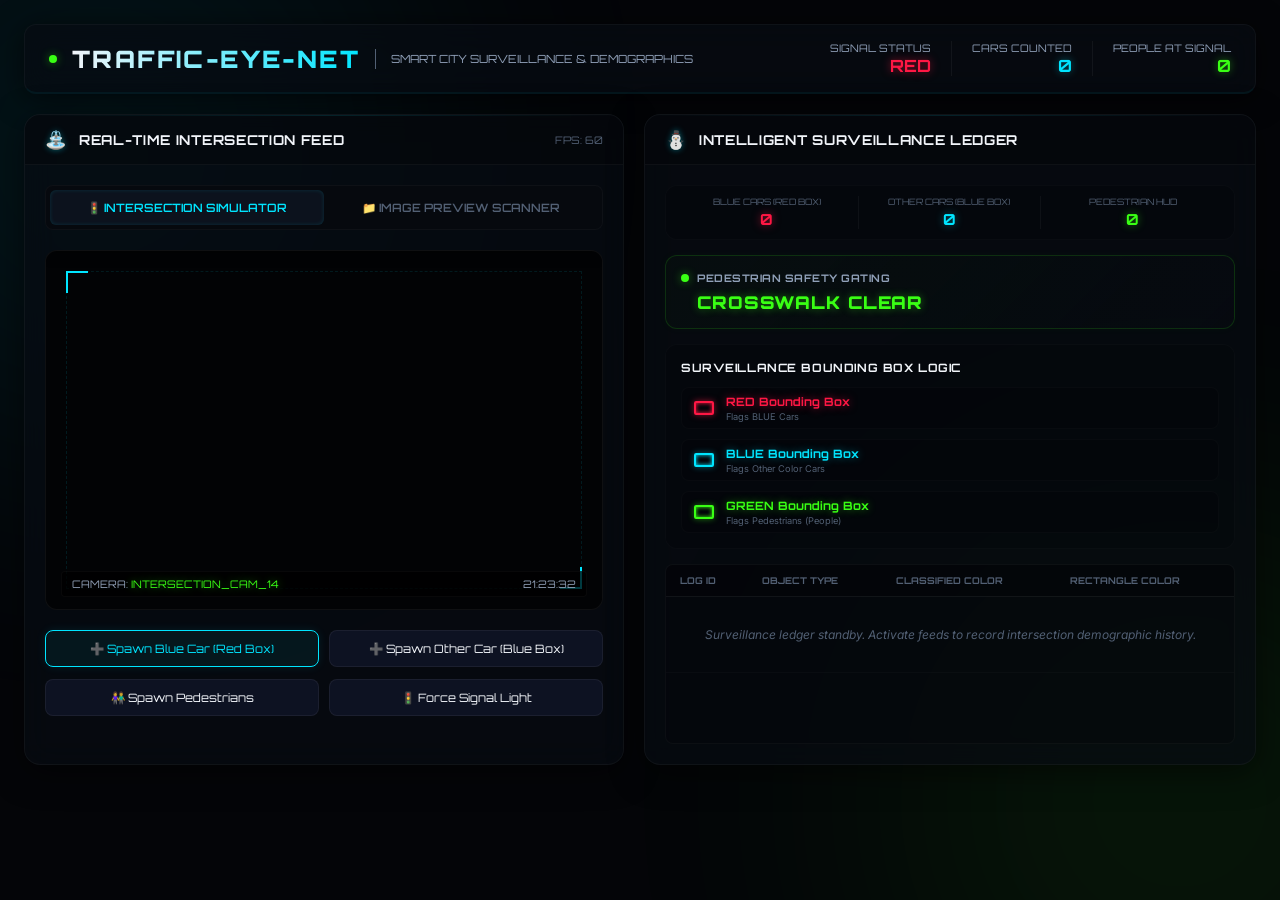
<file: Car-Colour-Detection-System/index.html>
<!DOCTYPE html>
<html lang="en">
<head>
    <meta charset="UTF-8">
    <meta name="viewport" content="width=device-width, initial-scale=1.0">
    <title>TrafficEyeNet: Smart City Car Color Classifier & Bounding Box Console</title>
    <meta name="description" content="A real-time car color and pedestrian detection surveillance console for smart cities, featuring custom RGB/HSV pixel filters and image preview uploads.">
    <!-- Google Fonts -->
    <link rel="preconnect" href="https://fonts.googleapis.com">
    <link rel="preconnect" href="https://fonts.gstatic.com" crossorigin>
    <link href="https://fonts.googleapis.com/css2?family=Inter:wght@300;400;500;600;700&family=Orbitron:wght@500;700;900&display=swap" rel="stylesheet">
    <!-- Custom CSS Style -->
    <link rel="stylesheet" href="style.css">
</head>
<body class="traffic-theme">

    <!-- Glowing Background Accents -->
    <div class="traffic-glow left-glow"></div>
    <div class="traffic-glow right-glow"></div>

    <div class="console-box">
        <!-- Dashboard Header -->
        <header class="console-header">
            <div class="header-branding">
                <span class="hud-status-led pulsing-green" id="sys-status-led"></span>
                <h1 class="hud-title">TRAFFIC-EYE-NET</h1>
                <span class="hud-divider"></span>
                <span class="hud-tag">SMART CITY SURVEILLANCE & DEMOGRAPHICS</span>
            </div>
            
            <div class="header-hud-stats">
                <div class="hud-stat">
                    <span class="hud-lbl">SIGNAL STATUS</span>
                    <span class="hud-val text-glow-red" id="stat-signal-status">RED</span>
                </div>
                <div class="hud-stat">
                    <span class="hud-lbl">CARS COUNTED</span>
                    <span class="hud-val text-glow-cyan" id="stat-total-cars">0</span>
                </div>
                <div class="hud-stat">
                    <span class="hud-lbl">PEOPLE AT SIGNAL</span>
                    <span class="hud-val text-glow-green" id="stat-total-people">0</span>
                </div>
            </div>
        </header>

        <!-- Main Workspace Grid -->
        <main class="dashboard-grid">
            
            <!-- COLUMN 1: Real-time traffic viewport monitor -->
            <section class="panel-card glass-panel" id="monitor-section">
                <div class="panel-title-bar">
                    <span class="bar-icon">&#x26F2;</span>
                    <h2>REAL-TIME INTERSECTION FEED</h2>
                    <span class="fps-hud" id="hud-fps">FPS: 60</span>
                </div>
                
                <div class="panel-body">
                    <!-- Feed Mode Tabs -->
                    <div class="feed-tabs">
                        <button class="tab-btn active" id="tab-sim" type="button">
                            &#x1F6A6; INTERSECTION SIMULATOR
                        </button>
                        <button class="tab-btn" id="tab-uploader" type="button">
                            &#x1F4C1; IMAGE PREVIEW SCANNER
                        </button>
                    </div>

                    <!-- Surveillance Viewport Canvas -->
                    <div class="viewport-outer">
                        <div class="viewport-reticle"></div>
                        <canvas id="surveillance-canvas" width="580" height="360"></canvas>
                        
                        <!-- Flashing overlay banners -->
                        <div class="viewport-alert-overlay" id="people-alert-banner">
                            <span class="alert-flash">&#x26A0;</span> WARNING: PEDESTRIANS DETECTED ON CROSSWALK <span class="alert-flash">&#x26A0;</span>
                        </div>
                        
                        <!-- Technical HUD status overlay -->
                        <div class="viewport-hud-bottom">
                            <div>CAMERA: <span class="text-glow-green" id="hud-feed-source">INTERSECTION_CAM_14</span></div>
                            <div id="hud-clock">00:00:00</div>
                        </div>
                    </div>

                    <!-- Surveillance Feed Controllers -->
                    <div class="feed-controllers">
                        <!-- Simulator Controls Panel -->
                        <div class="ctrl-subpanel active" id="ctrl-sim-panel">
                            <div class="ctrl-row">
                                <button class="cyber-btn primary-btn" id="btn-spawn-blue">
                                    &#x2795; Spawn Blue Car (Red Box)
                                </button>
                                <button class="cyber-btn" id="btn-spawn-other">
                                    &#x2795; Spawn Other Car (Blue Box)
                                </button>
                            </div>
                            <div class="ctrl-row">
                                <button class="cyber-btn" id="btn-spawn-people">
                                    &#x1F46B; Spawn Pedestrians
                                </button>
                                <button class="cyber-btn" id="btn-toggle-light">
                                    &#x1F6A6; Force Signal Light
                                </button>
                            </div>
                        </div>

                        <!-- Image Uploader Panel -->
                        <div class="ctrl-subpanel" id="ctrl-uploader-panel">
                            <span class="section-label">SURVEILLANCE TRAFFIC IMAGE UPLOADER</span>
                            <div class="upload-row">
                                <!-- Image Drag & Drop File Zone -->
                                <div class="upload-zone" id="image-drop-zone">
                                    <span class="upload-icon">&#x21A1;</span>
                                    <span class="upload-text">Drag & Drop Traffic Photo or Click to Preview & Scan</span>
                                    <input type="file" id="image-file-input" accept="image/*" style="display: none;">
                                </div>
                            </div>
                            <p class="ctrl-note">Supports uploading standard jpg/png traffic snapshots. Previews the image, extracts pixel hues, draws Red bounding rectangles for blue cars, Blue bounding rectangles for other cars, and counts people.</p>
                        </div>
                    </div>
                </div>
            </section>

            <!-- COLUMN 2: Active Signal Analytics HUD & Database Log Ledger -->
            <section class="panel-card glass-panel" id="database-section">
                <div class="panel-title-bar">
                    <span class="bar-icon">&#x26C4;</span>
                    <h2>INTELLIGENT SURVEILLANCE LEDGER</h2>
                </div>
                
                <div class="panel-body db-panel-body">
                    <!-- Surveillance Case Presets (Image Scanner Mode) -->
                    <div class="presets-section" id="presets-card" style="display: none;">
                        <span class="section-label">SELECT SURVEILLANCE SNAPSHOT PRESETS</span>
                        <div class="presets-grid">
                            <button class="preset-btn" id="preset-1" data-img="busy_intersection">
                                <span class="preset-title">Preset A: Busy Signal</span>
                                <span class="preset-desc">3 Cars, 4 Pedestrians</span>
                            </button>
                            <button class="preset-btn" id="preset-2" data-img="blue_car_solo">
                                <span class="preset-title">Preset B: Blue Car Solo</span>
                                <span class="preset-desc">1 Blue Car (Red Box), 0 People</span>
                            </button>
                            <button class="preset-btn" id="preset-3" data-img="crosswalk_crowd">
                                <span class="preset-title">Preset C: Pedestrian Peak</span>
                                <span class="preset-desc">2 Cars (Other), 6 Pedestrians</span>
                            </button>
                        </div>
                    </div>

                    <!-- Analytics Quick HUD -->
                    <div class="analytics-hud glass-box">
                        <div class="ah-item">
                            <span class="ah-lbl">BLUE CARS (RED BOX)</span>
                            <span class="ah-val text-glow-red" id="hud-count-blue">0</span>
                        </div>
                        <div class="ah-item">
                            <span class="ah-lbl">OTHER CARS (BLUE BOX)</span>
                            <span class="ah-val text-glow-cyan" id="hud-count-other">0</span>
                        </div>
                        <div class="ah-item">
                            <span class="ah-lbl">PEDESTRIAN HUD</span>
                            <span class="ah-val text-glow-green" id="hud-count-people">0</span>
                        </div>
                    </div>

                    <!-- Pedestrian Banner Status box -->
                    <div class="pedestrian-status-card glass-box" id="pedestrian-status-card">
                        <div class="psc-header">
                            <span class="hud-status-led pulsing-green" id="psc-led"></span>
                            <h3>PEDESTRIAN SAFETY GATING</h3>
                        </div>
                        <div class="psc-val text-glow-green" id="psc-val-text">CROSSWALK CLEAR</div>
                    </div>

                    <!-- Bounding Box Rules Reference Card -->
                    <div class="rules-card glass-box">
                        <h3>SURVEILLANCE BOUNDING BOX LOGIC</h3>
                        <div class="rules-flex-grid">
                            <div class="rule-item">
                                <span class="ri-box border-red"></span>
                                <div class="ri-details">
                                    <span class="ri-title text-glow-red">RED Bounding Box</span>
                                    <span class="ri-desc">Flags BLUE Cars</span>
                                </div>
                            </div>
                            <div class="rule-item">
                                <span class="ri-box border-blue"></span>
                                <div class="ri-details">
                                    <span class="ri-title text-glow-cyan">BLUE Bounding Box</span>
                                    <span class="ri-desc">Flags Other Color Cars</span>
                                </div>
                            </div>
                            <div class="rule-item">
                                <span class="ri-box border-green"></span>
                                <div class="ri-details">
                                    <span class="ri-title text-glow-green">GREEN Bounding Box</span>
                                    <span class="ri-desc">Flags Pedestrians (People)</span>
                                </div>
                            </div>
                        </div>
                    </div>

                    <!-- Scrolling Database Traffic Table Ledger -->
                    <div class="table-container">
                        <table class="hud-table" id="traffic-table">
                            <thead>
                                <tr>
                                    <th>LOG ID</th>
                                    <th>OBJECT TYPE</th>
                                    <th>CLASSIFIED COLOR</th>
                                    <th>RECTANGLE COLOR</th>
                                </tr>
                            </thead>
                            <tbody id="traffic-table-body">
                                <tr>
                                    <td colspan="4" class="empty-table-msg">Surveillance ledger standby. Activate feeds to record intersection demographic history.</td>
                                </tr>
                            </tbody>
                        </table>
                    </div>
                </div>
            </section>
        </main>
    </div>

    <!-- Scripts -->
    <script src="model.js"></script>
    <script src="ui.js"></script>
</body>
</html>
</file>
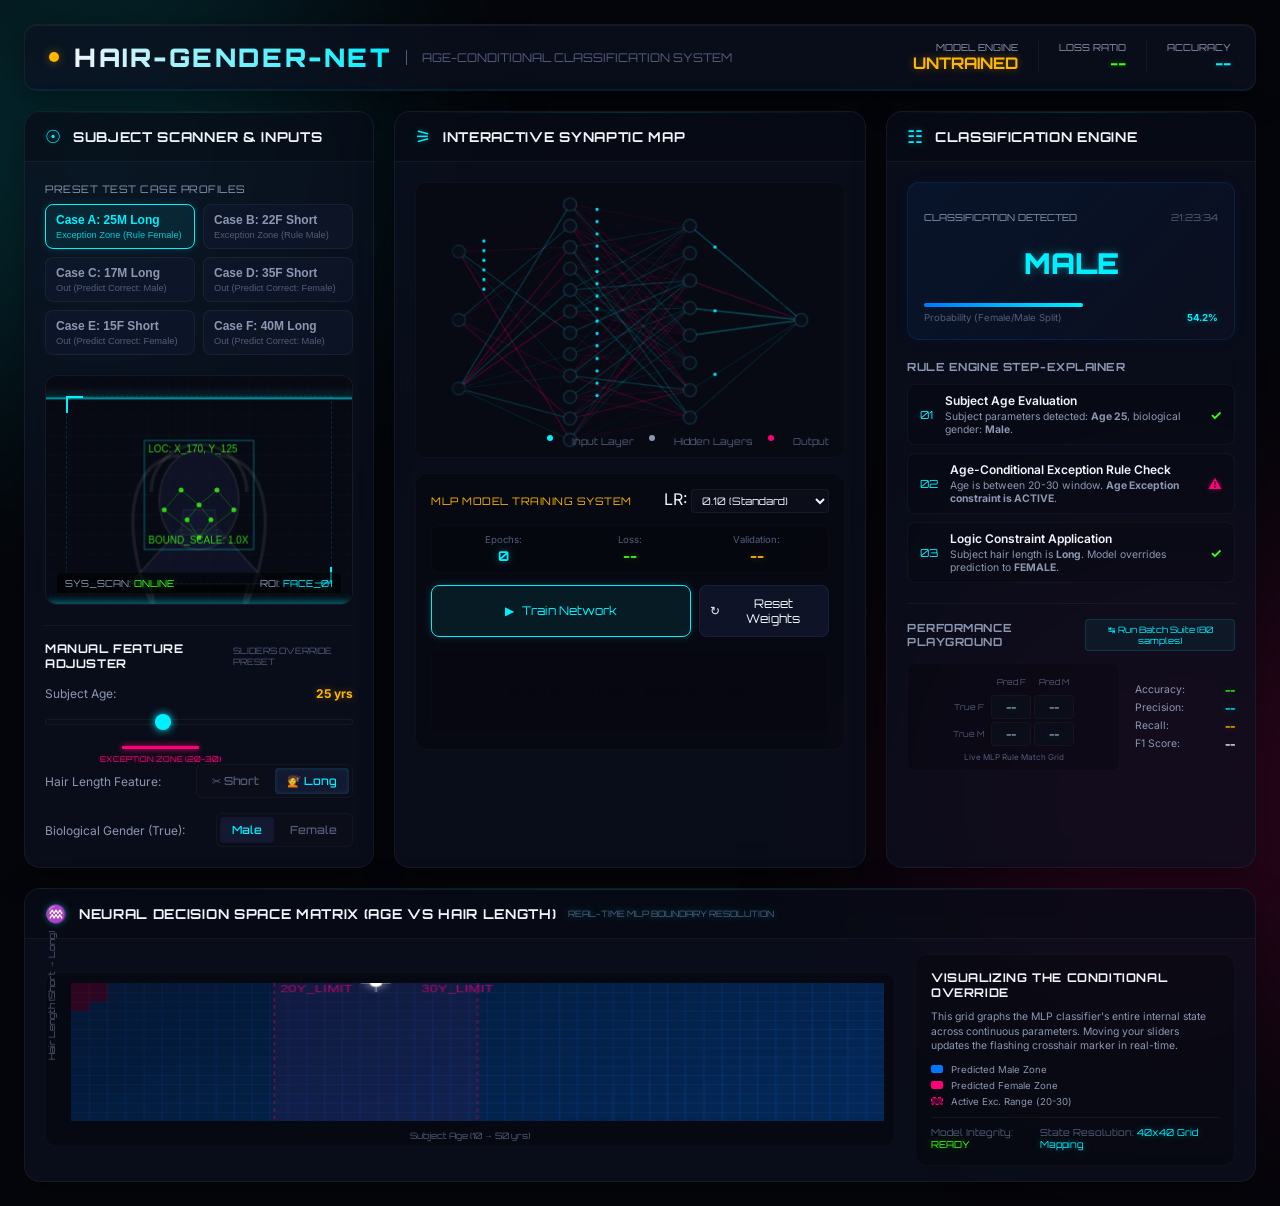
<file: Long-Hair-Identification-System/index.html>
<!DOCTYPE html>
<html lang="en">
<head>
    <meta charset="UTF-8">
    <meta name="viewport" content="width=device-width, initial-scale=1.0">
    <title>HairGenderNet: Age-Conditional Neural Classifier Console</title>
    <meta name="description" content="A real-time Multi-Layer Perceptron neural network trained from scratch in the browser to model age-conditional gender classification rules with a premium glassmorphic UI.">
    <!-- Google Fonts -->
    <link rel="preconnect" href="https://fonts.googleapis.com">
    <link rel="preconnect" href="https://fonts.gstatic.com" crossorigin>
    <link href="https://fonts.googleapis.com/css2?family=Inter:wght@300;400;500;600;700&family=Orbitron:wght@500;700;900&display=swap" rel="stylesheet">
    <!-- Custom CSS Style -->
    <link rel="stylesheet" href="style.css">
</head>
<body class="cyber-dark">

    <!-- Glowing Background Effects -->
    <div class="glow-bg-accent left-accent"></div>
    <div class="glow-bg-accent right-accent"></div>

    <div class="console-container">
        <!-- Main Console Header -->
        <header class="console-header">
            <div class="header-logo-section">
                <span class="pulse-dot idle" id="model-status-dot"></span>
                <h1 class="header-title">HAIR-GENDER-NET</h1>
                <span class="header-subtitle">AGE-CONDITIONAL CLASSIFICATION SYSTEM</span>
            </div>
            <div class="header-stats">
                <div class="stat-box">
                    <span class="stat-label">MODEL ENGINE</span>
                    <span class="stat-val text-glow-yellow" id="model-engine-status">UNTRAINED</span>
                </div>
                <div class="stat-box">
                    <span class="stat-label">LOSS RATIO</span>
                    <span class="stat-val text-glow-green" id="model-loss-val">--</span>
                </div>
                <div class="stat-box">
                    <span class="stat-label">ACCURACY</span>
                    <span class="stat-val text-glow-cyan" id="model-accuracy-val">--</span>
                </div>
            </div>
        </header>

        <!-- Main Dashboard Layout -->
        <main class="dashboard-grid">
            
            <!-- COLUMN 1: Subject Scanner & Input Controller -->
            <section class="panel-card glassmorphic-panel" id="scanner-section">
                <div class="panel-header">
                    <span class="panel-header-icon">&#x2609;</span>
                    <h2>SUBJECT SCANNER & INPUTS</h2>
                </div>
                
                <div class="panel-body">
                    <!-- Preset Profiles Picker -->
                    <div class="control-group">
                        <label class="control-label">PRESET TEST CASE PROFILES</label>
                        <div class="preset-grid">
                            <button class="preset-btn active" id="preset-1" data-age="25" data-hair="1" data-gender="0" data-img="preset_male_long">
                                <span class="preset-title">Case A: 25M Long</span>
                                <span class="preset-desc">Exception Zone (Rule Female)</span>
                            </button>
                            <button class="preset-btn" id="preset-2" data-age="22" data-hair="0" data-gender="1" data-img="preset_female_short">
                                <span class="preset-title">Case B: 22F Short</span>
                                <span class="preset-desc">Exception Zone (Rule Male)</span>
                            </button>
                            <button class="preset-btn" id="preset-3" data-age="17" data-hair="1" data-gender="0" data-img="preset_teen_male_long">
                                <span class="preset-title">Case C: 17M Long</span>
                                <span class="preset-desc">Out (Predict Correct: Male)</span>
                            </button>
                            <button class="preset-btn" id="preset-4" data-age="35" data-hair="0" data-gender="1" data-img="preset_adult_female_short">
                                <span class="preset-title">Case D: 35F Short</span>
                                <span class="preset-desc">Out (Predict Correct: Female)</span>
                            </button>
                            <button class="preset-btn" id="preset-5" data-age="15" data-hair="0" data-gender="1" data-img="preset_girl_short">
                                <span class="preset-title">Case E: 15F Short</span>
                                <span class="preset-desc">Out (Predict Correct: Female)</span>
                            </button>
                            <button class="preset-btn" id="preset-6" data-age="40" data-hair="1" data-gender="0" data-img="preset_man_long">
                                <span class="preset-title">Case F: 40M Long</span>
                                <span class="preset-desc">Out (Predict Correct: Male)</span>
                            </button>
                        </div>
                    </div>

                    <!-- Scanning Visual Panel -->
                    <div class="scanner-viewport-wrapper">
                        <div class="scanner-target-reticle"></div>
                        <canvas id="scanner-canvas" width="340" height="230"></canvas>
                        <div class="scanner-overlay-bar" id="scanner-laser"></div>
                        <div class="scanner-data-hud">
                            <div class="hud-item"><span class="hud-lbl">SYS_SCAN:</span> <span class="hud-val text-glow-green" id="hud-scanning-status">ONLINE</span></div>
                            <div class="hud-item"><span class="hud-lbl">ROI:</span> <span class="hud-val text-glow-cyan">FACE_01</span></div>
                        </div>
                        <div class="upload-prompt" id="upload-zone">
                            <span class="upload-icon">&#x21A1;</span>
                            <span class="upload-text">Drag & Drop Image or Click to Scan</span>
                            <input type="file" id="image-file-input" accept="image/*" style="display: none;">
                        </div>
                    </div>

                    <!-- Manual Parameter Tuning -->
                    <div class="tuning-section">
                        <div class="tuning-header">
                            <h3>MANUAL FEATURE ADJUSTER</h3>
                            <span class="tech-indicator">SLIDERS OVERRIDE PRESET</span>
                        </div>

                        <!-- Age Slider -->
                        <div class="slider-group">
                            <div class="slider-header">
                                <span class="slider-lbl">Subject Age:</span>
                                <span class="slider-val text-glow-yellow" id="age-display-val">25 yrs</span>
                            </div>
                            <div class="range-container">
                                <input type="range" id="age-slider" min="10" max="50" value="25" class="cyber-range">
                                <div class="rule-zone-marker" title="Conditional Exception Rule Active (20 to 30 yrs)">
                                    <span class="rule-marker-lbl">EXCEPTION ZONE (20-30)</span>
                                </div>
                            </div>
                        </div>

                        <!-- Hair Length Toggle -->
                        <div class="param-selector-group">
                            <span class="param-lbl">Hair Length Feature:</span>
                            <div class="binary-btn-group" id="hair-button-group">
                                <button type="button" class="binary-btn" id="hair-short-btn" data-val="0">
                                    <span class="icon">&#x2702;</span> Short
                                </button>
                                <button type="button" class="binary-btn active" id="hair-long-btn" data-val="1">
                                    <span class="icon">&#x1F487;</span> Long
                                </button>
                            </div>
                        </div>

                        <!-- True Gender Selection -->
                        <div class="param-selector-group">
                            <span class="param-lbl">Biological Gender (True):</span>
                            <div class="binary-btn-group" id="gender-button-group">
                                <button type="button" class="binary-btn active" id="gender-male-btn" data-val="0">
                                    Male
                                </button>
                                <button type="button" class="binary-btn" id="gender-female-btn" data-val="1">
                                    Female
                                </button>
                            </div>
                        </div>
                    </div>
                </div>
            </section>

            <!-- COLUMN 2: Interactive Synaptic Map & Trainer -->
            <section class="panel-card glassmorphic-panel" id="network-section">
                <div class="panel-header">
                    <span class="panel-header-icon">&#x269E;</span>
                    <h2>INTERACTIVE SYNAPTIC MAP</h2>
                </div>
                
                <div class="panel-body network-body">
                    <!-- Synapse Canvas -->
                    <div class="synapse-canvas-wrapper">
                        <canvas id="synapse-canvas" width="500" height="320"></canvas>
                        <div class="network-legend">
                            <span class="legend-dot input-dot"></span> Input Layer
                            <span class="legend-dot hidden-dot"></span> Hidden Layers
                            <span class="legend-dot output-dot"></span> Output
                        </div>
                    </div>

                    <!-- Neural Network Trainer Controls -->
                    <div class="trainer-console glassmorphic-subpanel">
                        <div class="trainer-header">
                            <span class="section-badge">MLP MODEL TRAINING SYSTEM</span>
                            <div class="learning-rate-hud">
                                <span>LR:</span>
                                <select id="lr-select" class="cyber-select">
                                    <option value="0.05">0.05 (Slow)</option>
                                    <option value="0.1" selected>0.10 (Standard)</option>
                                    <option value="0.25">0.25 (Aggressive)</option>
                                    <option value="0.5">0.50 (Turbo)</option>
                                </select>
                            </div>
                        </div>

                        <div class="trainer-stats">
                            <div class="t-stat"><span class="t-lbl">Epochs:</span> <span class="t-val text-glow-cyan" id="train-epoch-display">0</span></div>
                            <div class="t-stat"><span class="t-lbl">Loss:</span> <span class="t-val text-glow-green" id="train-loss-display">--</span></div>
                            <div class="t-stat"><span class="t-lbl">Validation:</span> <span class="t-val text-glow-yellow" id="train-val-display">--</span></div>
                        </div>

                        <div class="trainer-actions">
                            <button class="cyber-action-btn primary-glow-btn" id="train-start-btn">
                                <span class="btn-icon">&#x25B6;</span> Train Network
                            </button>
                            <button class="cyber-action-btn" id="train-reset-btn">
                                <span class="btn-icon">&#x21BB;</span> Reset Weights
                            </button>
                        </div>

                        <div class="loss-chart-wrapper">
                            <canvas id="loss-chart-canvas" width="460" height="85"></canvas>
                        </div>
                    </div>
                </div>
            </section>

            <!-- COLUMN 3: Inference Result & Rule Explanation Engine -->
            <section class="panel-card glassmorphic-panel" id="inference-section">
                <div class="panel-header">
                    <span class="panel-header-icon">&#x2637;</span>
                    <h2>CLASSIFICATION ENGINE</h2>
                </div>
                
                <div class="panel-body">
                    <!-- Final Predicted Gender Result Card -->
                    <div class="result-display-card" id="gender-result-card">
                        <div class="result-decor-grid"></div>
                        <div class="result-title-row">
                            <span class="result-badge">CLASSIFICATION DETECTED</span>
                            <span class="result-clock" id="hud-clock">00:00:00</span>
                        </div>
                        <div class="result-value text-glow-pink" id="gender-predicted-text">FEMALE</div>
                        
                        <!-- Glow bar graph for output -->
                        <div class="confidence-bar-container">
                            <div class="confidence-bar-fill" id="prediction-confidence-fill"></div>
                            <div class="confidence-labels">
                                <span class="prob-lbl">Probability (Female/Male Split)</span>
                                <span class="prob-val text-glow-cyan" id="prediction-confidence-val">99.8%</span>
                            </div>
                        </div>
                    </div>

                    <!-- Step-by-Step Logic Explainer Flow -->
                    <div class="explainer-section">
                        <h3>RULE ENGINE STEP-EXPLAINER</h3>
                        <div class="explain-flow-list">
                            <!-- Step 1 -->
                            <div class="explain-step done" id="step-1">
                                <span class="step-num">01</span>
                                <div class="step-details">
                                    <span class="step-title">Subject Age Evaluation</span>
                                    <span class="step-summary" id="step-1-desc">Age detected at 25 yrs.</span>
                                </div>
                                <span class="step-status success">&#x2713;</span>
                            </div>
                            <!-- Step 2 -->
                            <div class="explain-step done" id="step-2">
                                <span class="step-num">02</span>
                                <div class="step-details">
                                    <span class="step-title">Age-Conditional Exception Rule Check</span>
                                    <span class="step-summary" id="step-2-desc">Is Age 20 to 30? Yes -> Exception rule active.</span>
                                </div>
                                <span class="step-status exception" id="step-2-status-icon">&#x26A0;</span>
                            </div>
                            <!-- Step 3 -->
                            <div class="explain-step done" id="step-3">
                                <span class="step-num">03</span>
                                <div class="step-details">
                                    <span class="step-title">Logic Constraint Application</span>
                                    <span class="step-summary" id="step-3-desc">Hair length override: Long Hair forces Female classification.</span>
                                </div>
                                <span class="step-status success">&#x2713;</span>
                            </div>
                        </div>
                    </div>

                    <!-- Batch Performance & Suite Playground -->
                    <div class="batch-playground-section">
                        <div class="playground-header">
                            <h3>PERFORMANCE PLAYGROUND</h3>
                            <button class="small-action-btn" id="run-batch-tests-btn">
                                &#x21B9; Run Batch Suite (80 samples)
                            </button>
                        </div>
                        
                        <div class="performance-flex">
                            <!-- Confusion Matrix Container -->
                            <div class="confusion-matrix-card">
                                <div class="cm-grid">
                                    <div class="cm-header-empty"></div>
                                    <div class="cm-header-lbl">Pred F</div>
                                    <div class="cm-header-lbl">Pred M</div>
                                    
                                    <div class="cm-side-lbl">True F</div>
                                    <div class="cm-cell text-glow-green" id="cm-tp" title="True Positive">--</div>
                                    <div class="cm-cell" id="cm-fn" title="False Negative">--</div>
                                    
                                    <div class="cm-side-lbl">True M</div>
                                    <div class="cm-cell" id="cm-fp" title="False Positive">--</div>
                                    <div class="cm-cell text-glow-cyan" id="cm-tn" title="True Negative">--</div>
                                </div>
                                <div class="cm-footer">Live MLP Rule Match Grid</div>
                            </div>

                            <!-- Performance Stats List -->
                            <div class="performance-stats-list">
                                <div class="perf-item"><span class="perf-lbl">Accuracy:</span> <span class="perf-val text-glow-green" id="cm-accuracy">--</span></div>
                                <div class="perf-item"><span class="perf-lbl">Precision:</span> <span class="perf-val text-glow-cyan" id="cm-precision">--</span></div>
                                <div class="perf-item"><span class="perf-lbl">Recall:</span> <span class="perf-val text-glow-yellow" id="cm-recall">--</span></div>
                                <div class="perf-item"><span class="perf-lbl">F1 Score:</span> <span class="perf-val" id="cm-f1">--</span></div>
                            </div>
                        </div>
                    </div>
                </div>
            </section>
        </main>

        <!-- Dynamic 2D Decision Space boundary Map Section (Bottom) -->
        <footer class="console-footer">
            <section class="panel-card glassmorphic-panel">
                <div class="panel-header">
                    <span class="panel-header-icon">&#x2652;</span>
                    <h2>NEURAL DECISION SPACE MATRIX (AGE VS HAIR LENGTH)</h2>
                    <span class="tech-indicator text-glow-cyan">REAL-TIME MLP BOUNDARY RESOLUTION</span>
                </div>
                <div class="panel-body footer-panel-body">
                    <div class="matrix-layout">
                        <div class="matrix-canvas-wrapper">
                            <canvas id="matrix-canvas" width="550" height="150"></canvas>
                            <div class="matrix-y-axis-lbl">Hair Length (Short &rarr; Long)</div>
                            <div class="matrix-x-axis-lbl">Subject Age (10 &rarr; 50 yrs)</div>
                        </div>
                        <div class="matrix-explanation-card glassmorphic-subpanel">
                            <h3>VISUALIZING THE CONDITIONAL OVERRIDE</h3>
                            <p>This grid graphs the MLP classifier's entire internal state across continuous parameters. Moving your sliders updates the flashing crosshair marker in real-time.</p>
                            <div class="matrix-legend-row">
                                <div class="ml-item"><span class="ml-color ml-blue"></span> Predicted Male Zone</div>
                                <div class="ml-item"><span class="ml-color ml-pink"></span> Predicted Female Zone</div>
                                <div class="ml-item"><span class="ml-color ml-accent"></span> Active Exc. Range (20-30)</div>
                            </div>
                            <div class="matrix-boundary-stats">
                                <div>Model Integrity: <span class="text-glow-green" id="matrix-integrity">READY</span></div>
                                <div>State Resolution: <span class="text-glow-cyan">40x40 Grid Mapping</span></div>
                            </div>
                        </div>
                    </div>
                </div>
            </section>
        </footer>
    </div>

    <!-- Scripts -->
    <script src="model.js"></script>
    <script src="ui.js"></script>
</body>
</html>
</file>
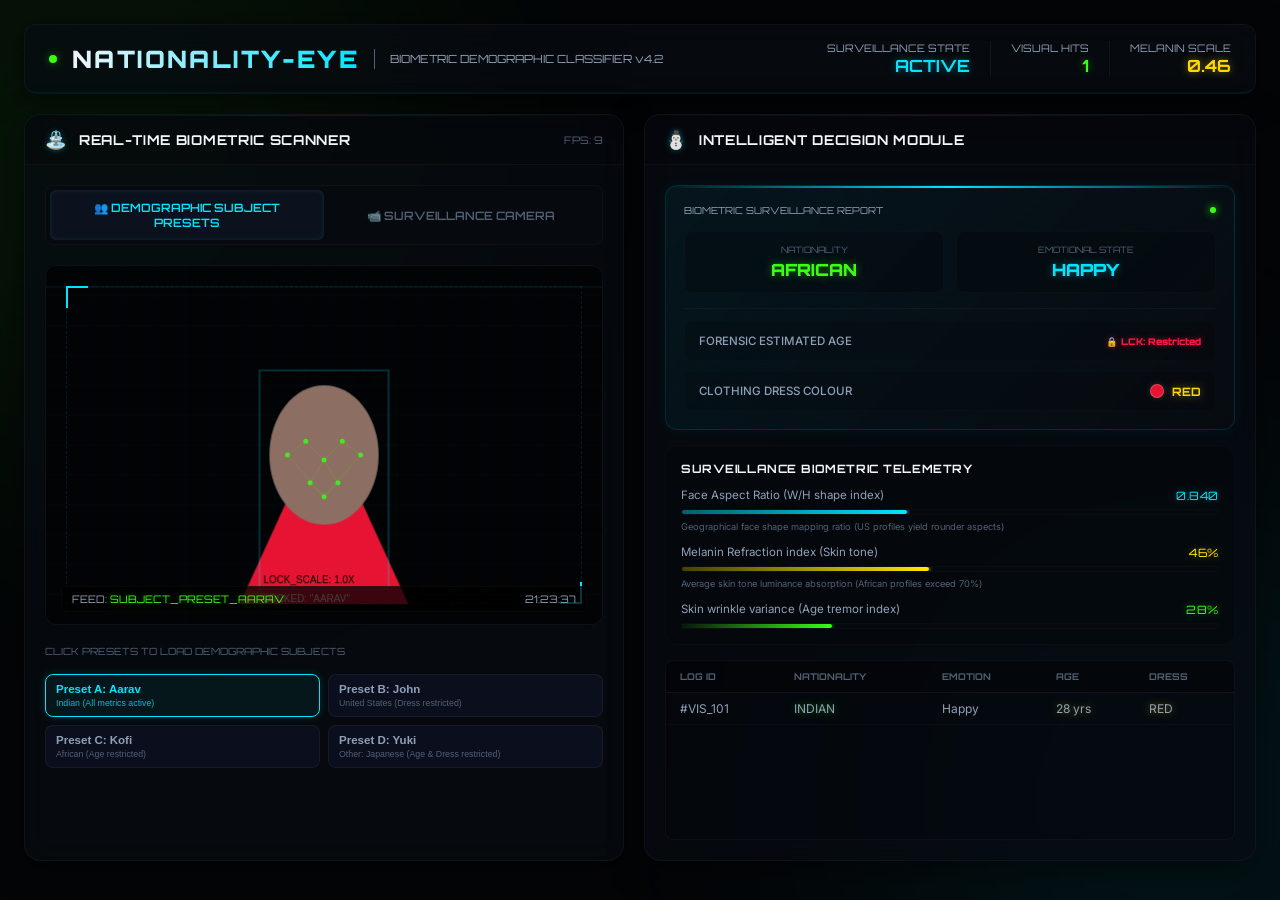
<file: Nationality-Detection-System/index.html>
<!DOCTYPE html>
<html lang="en">
<head>
    <meta charset="UTF-8">
    <meta name="viewport" content="width=device-width, initial-scale=1.0">
    <title>NationalityEye: Biometric Demographics & Emotion Classifier</title>
    <meta name="description" content="A real-time demographic surveillance console predicting nationality, emotion, age, and dress color from images, featuring custom MLP neural networks.">
    <!-- Google Fonts -->
    <link rel="preconnect" href="https://fonts.googleapis.com">
    <link rel="preconnect" href="https://fonts.gstatic.com" crossorigin>
    <link href="https://fonts.googleapis.com/css2?family=Inter:wght@300;400;500;600;700&family=Orbitron:wght@500;700;900&display=swap" rel="stylesheet">
    <!-- Custom CSS Style -->
    <link rel="stylesheet" href="style.css">
</head>
<body class="demographics-theme">

    <!-- Glowing Background Accents -->
    <div class="demographics-glow left-glow"></div>
    <div class="demographics-glow right-glow"></div>

    <div class="console-box">
        <!-- Dashboard Header -->
        <header class="console-header">
            <div class="header-branding">
                <span class="hud-status-led pulsing-green" id="sys-status-led"></span>
                <h1 class="hud-title">NATIONALITY-EYE</h1>
                <span class="hud-divider"></span>
                <span class="hud-tag">BIOMETRIC DEMOGRAPHIC CLASSIFIER v4.2</span>
            </div>
            
            <div class="header-hud-stats">
                <div class="hud-stat">
                    <span class="hud-lbl">SURVEILLANCE STATE</span>
                    <span class="hud-val text-glow-cyan" id="stat-system-state">ACTIVE</span>
                </div>
                <div class="hud-stat">
                    <span class="hud-lbl">VISUAL HITS</span>
                    <span class="hud-val text-glow-green" id="stat-total-scans">0</span>
                </div>
                <div class="hud-stat">
                    <span class="hud-lbl">MELANIN SCALE</span>
                    <span class="hud-val text-glow-gold" id="stat-melanin-avg">0.35</span>
                </div>
            </div>
        </header>

        <!-- Main Workspace Grid -->
        <main class="dashboard-grid">
            
            <!-- COLUMN 1: Real-time visual hand tracker feed -->
            <section class="panel-card glass-panel" id="monitor-section">
                <div class="panel-title-bar">
                    <span class="bar-icon">&#x26F2;</span>
                    <h2>REAL-TIME BIOMETRIC SCANNER</h2>
                    <span class="fps-hud" id="hud-fps">FPS: 60</span>
                </div>
                
                <div class="panel-body">
                    <!-- Feed Mode Tabs -->
                    <div class="feed-tabs">
                        <button class="tab-btn active" id="tab-presets" type="button">
                            &#x1F465; DEMOGRAPHIC SUBJECT PRESETS
                        </button>
                        <button class="tab-btn" id="tab-webcam" type="button">
                            &#x1F4F9; SURVEILLANCE CAMERA
                        </button>
                    </div>

                    <!-- Surveillance Viewport Canvas -->
                    <div class="viewport-outer">
                        <div class="viewport-reticle"></div>
                        <video id="webcam-video" autoplay playsinline muted style="display: none;"></video>
                        <canvas id="surveillance-canvas" width="580" height="360"></canvas>
                        
                        <!-- Technical HUD status overlay -->
                        <div class="viewport-hud-bottom">
                            <div>FEED: <span class="text-glow-green" id="hud-feed-source">SUBJECT_PRESETS_B</span></div>
                            <div id="hud-clock">00:00:00</div>
                        </div>
                    </div>

                    <!-- Surveillance Feed Controllers -->
                    <div class="feed-controllers">
                        <!-- Presets Panel -->
                        <div class="ctrl-subpanel active" id="ctrl-presets-panel">
                            <span class="section-label">CLICK PRESETS TO LOAD DEMOGRAPHIC SUBJECTS</span>
                            <div class="presets-grid">
                                <button class="preset-btn active" id="preset-1" data-name="Aarav" data-nation="Indian" data-emotion="Happy" data-dress="Red" data-r="230" data-g="20" data-b="50">
                                    <span class="preset-title">Preset A: Aarav</span>
                                    <span class="preset-desc">Indian (All metrics active)</span>
                                </button>
                                <button class="preset-btn" id="preset-2" data-name="John" data-nation="United States" data-emotion="Calm" data-dress="Blue" data-r="20" data-g="70" data-b="240">
                                    <span class="preset-title">Preset B: John</span>
                                    <span class="preset-desc">United States (Dress restricted)</span>
                                </button>
                                <button class="preset-btn" id="preset-3" data-name="Kofi" data-nation="African" data-emotion="Sad" data-dress="Green" data-r="20" data-g="180" data-b="50">
                                    <span class="preset-title">Preset C: Kofi</span>
                                    <span class="preset-desc">African (Age restricted)</span>
                                </button>
                                <button class="preset-btn" id="preset-4" data-name="Yuki" data-nation="Other" data-emotion="Happy" data-dress="Yellow" data-r="240" data-g="220" data-b="10">
                                    <span class="preset-title">Preset D: Yuki</span>
                                    <span class="preset-desc">Other: Japanese (Age & Dress restricted)</span>
                                </button>
                            </div>
                        </div>

                        <!-- Webcam Controls Panel -->
                        <div class="ctrl-subpanel" id="ctrl-webcam-panel">
                            <div class="ctrl-row">
                                <button class="cyber-btn primary-btn" id="btn-start-webcam">
                                    &#x25B6; Launch Webcam Stream
                                </button>
                                <button class="cyber-btn" id="btn-stop-webcam" disabled>
                                    &#x274C; Disconnect Feed
                                </button>
                            </div>
                            <!-- Image Drag & Drop File Zone -->
                            <div class="upload-zone" id="image-drop-zone">
                                <span class="upload-icon">&#x21A1;</span>
                                <span class="upload-text">Drag & Drop Subject Photo or Click to Preview & Scan</span>
                                <input type="file" id="image-file-input" accept="image/*" style="display: none;">
                            </div>
                        </div>
                    </div>
                </div>
            </section>

            <!-- COLUMN 2: Decision Outcomes, Locks, Telemetry & Ledger -->
            <section class="panel-card glass-panel" id="database-section">
                <div class="panel-title-bar">
                    <span class="bar-icon">&#x26C4;</span>
                    <h2>INTELLIGENT DECISION MODULE</h2>
                </div>
                
                <div class="panel-body db-panel-body">
                    <!-- Visual Outcome Prediction Card -->
                    <div class="outcome-card" id="demographic-result-card">
                        <div class="card-decor"></div>
                        <div class="result-header">
                            <span class="result-badge">BIOMETRIC SURVEILLANCE REPORT</span>
                            <span class="result-led" id="card-status-led"></span>
                        </div>
                        
                        <!-- Core nationality & emotion values -->
                        <div class="result-main-row">
                            <div class="rm-block">
                                <span class="rm-lbl">NATIONALITY</span>
                                <span class="rm-val text-glow-green" id="res-val-nation">AWAITING INPUT</span>
                            </div>
                            <div class="rm-block">
                                <span class="rm-lbl">EMOTIONAL STATE</span>
                                <span class="rm-val text-glow-cyan" id="res-val-emotion">AWAITING INPUT</span>
                            </div>
                        </div>
                        
                        <!-- Conditional metrics grids containing age & dress locks -->
                        <div class="conditional-board">
                            <!-- Age display row -->
                            <div class="cond-item" id="cond-item-age">
                                <span class="ci-lbl">FORENSIC ESTIMATED AGE</span>
                                <span class="ci-val text-glow-yellow" id="res-val-age">-- yrs</span>
                                <span class="ci-lock text-glow-red" id="res-lock-age" style="display: none;">🔒 LCK: Restricted</span>
                            </div>
                            <!-- Dress Color display row -->
                            <div class="cond-item" id="cond-item-dress">
                                <span class="ci-lbl">CLOTHING DRESS COLOUR</span>
                                <div class="ci-swatch-row" id="res-swatch-row">
                                    <span class="ci-swatch" id="res-swatch-box"></span>
                                    <span class="ci-val text-glow-gold" id="res-val-dress">--</span>
                                </div>
                                <span class="ci-lock text-glow-red" id="res-lock-dress" style="display: none;">🔒 LCK: Restricted</span>
                            </div>
                        </div>
                    </div>

                    <!-- Biometric Feature Telemetry HUD -->
                    <div class="biometric-telemetry-hud glass-box">
                        <h3>SURVEILLANCE BIOMETRIC TELEMETRY</h3>
                        <div class="telemetry-bars-list">
                            <!-- Feature 1: Aspect Ratio -->
                            <div class="feature-bar-group">
                                <div class="fb-labels">
                                    <span>Face Aspect Ratio (W/H shape index)</span>
                                    <span class="text-glow-cyan font-hud" id="hud-val-aspect">--</span>
                                </div>
                                <div class="fb-track">
                                    <div class="fb-fill fill-cyan" id="hud-fill-aspect"></div>
                                </div>
                                <span class="fb-desc">Geographical face shape mapping ratio (US profiles yield rounder aspects)</span>
                            </div>

                            <!-- Feature 2: Melanin Index -->
                            <div class="feature-bar-group">
                                <div class="fb-labels">
                                    <span>Melanin Refraction index (Skin tone)</span>
                                    <span class="text-glow-yellow font-hud" id="hud-val-melanin">--%</span>
                                </div>
                                <div class="fb-track">
                                    <div class="fb-fill fill-yellow" id="hud-fill-melanin"></div>
                                </div>
                                <span class="fb-desc">Average skin tone luminance absorption (African profiles exceed 70%)</span>
                            </div>

                            <!-- Feature 3: Wrinkles variance -->
                            <div class="feature-bar-group">
                                <div class="fb-labels">
                                    <span>Skin wrinkle variance (Age tremor index)</span>
                                    <span class="text-glow-green font-hud" id="hud-val-wrinkle">--%</span>
                                </div>
                                <div class="fb-track">
                                    <div class="fb-fill fill-green" id="hud-fill-wrinkle"></div>
                                </div>
                            </div>
                        </div>
                    </div>

                    <!-- Scrolling Database translation logs Table -->
                    <div class="table-container">
                        <table class="hud-table" id="demographic-table">
                            <thead>
                                <tr>
                                    <th>LOG ID</th>
                                    <th>NATIONALITY</th>
                                    <th>EMOTION</th>
                                    <th>AGE</th>
                                    <th>DRESS</th>
                                </tr>
                            </thead>
                            <tbody id="demographic-table-body">
                                <tr>
                                    <td colspan="5" class="empty-table-msg">Surveillance ledger standby. Activate feeds to record biometric demographics history.</td>
                                </tr>
                            </tbody>
                        </table>
                    </div>
                </div>
            </section>
        </main>
    </div>

    <!-- Scripts -->
    <script src="model.js"></script>
    <script src="ui.js"></script>
</body>
</html>
</file>
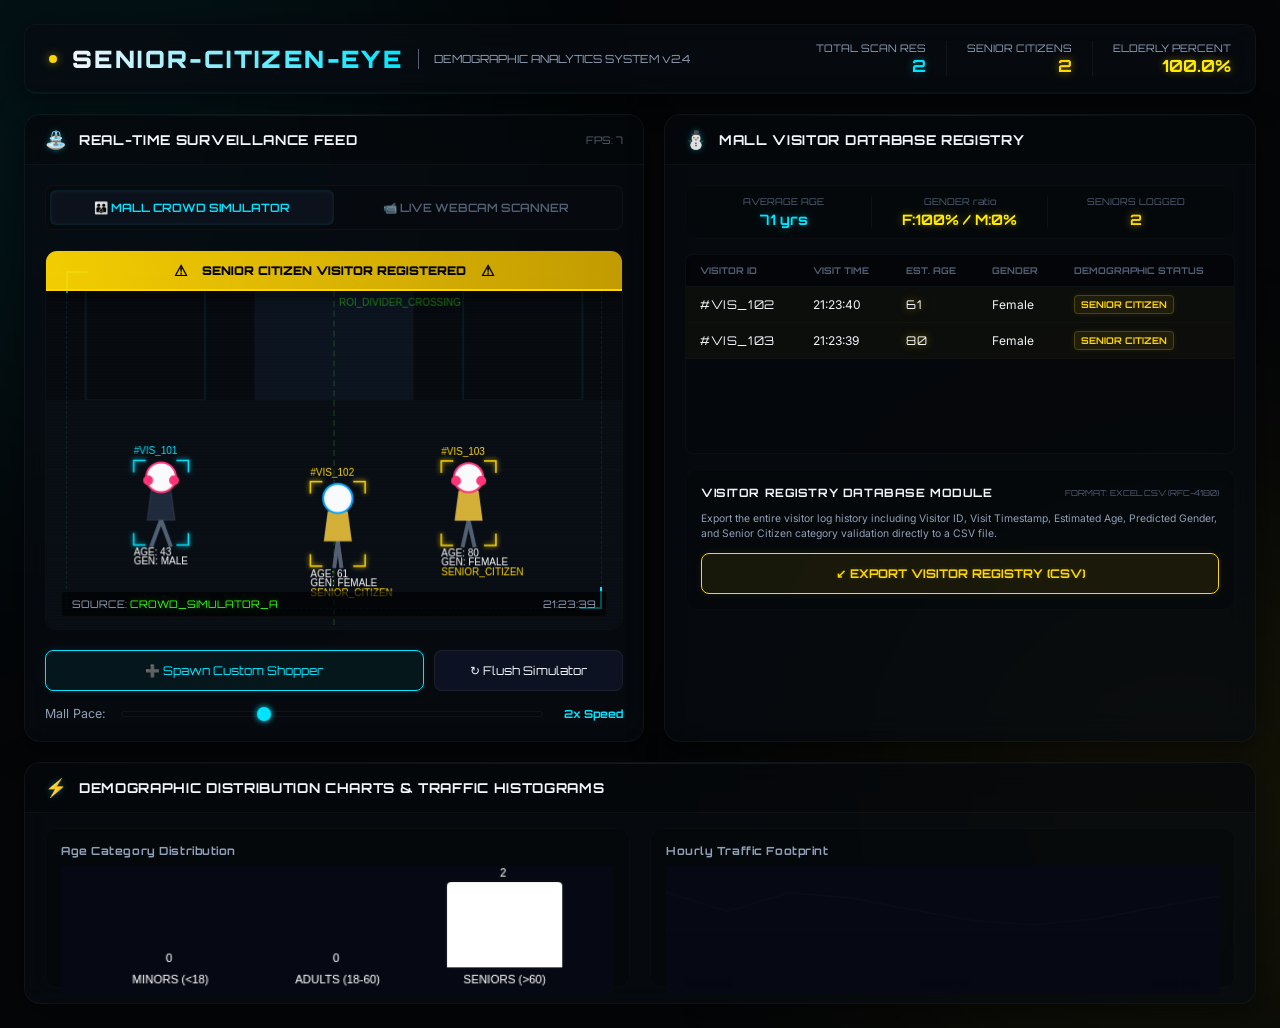
<file: Senior-Citizen-Detection-System/index.html>
<!DOCTYPE html>
<html lang="en">
<head>
    <meta charset="UTF-8">
    <meta name="viewport" content="width=device-width, initial-scale=1.0">
    <title>SeniorCitizenEye: Surveillance Demographics Analytics Console</title>
    <meta name="description" content="A real-time age and gender classification surveillance console for stores and malls, featuring a custom computer vision pixel wrinkle extractor and direct CSV exports.">
    <!-- Google Fonts -->
    <link rel="preconnect" href="https://fonts.googleapis.com">
    <link rel="preconnect" href="https://fonts.gstatic.com" crossorigin>
    <link href="https://fonts.googleapis.com/css2?family=Inter:wght@300;400;500;600;700&family=Orbitron:wght@500;700;900&display=swap" rel="stylesheet">
    <!-- Custom CSS Style -->
    <link rel="stylesheet" href="style.css">
</head>
<body class="surveillance-theme">

    <!-- Glowing Background Accents -->
    <div class="surveillance-glow left-glow"></div>
    <div class="surveillance-glow right-glow"></div>

    <div class="console-box">
        <!-- Dashboard Header -->
        <header class="console-header">
            <div class="header-branding">
                <span class="hud-status-led pulsing-green" id="sys-status-led"></span>
                <h1 class="hud-title">SENIOR-CITIZEN-EYE</h1>
                <span class="hud-divider"></span>
                <span class="hud-tag">DEMOGRAPHIC ANALYTICS SYSTEM v2.4</span>
            </div>
            
            <div class="header-hud-stats">
                <div class="hud-stat">
                    <span class="hud-lbl">TOTAL SCAN RES</span>
                    <span class="hud-val text-glow-cyan" id="stat-total-scans">0</span>
                </div>
                <div class="hud-stat">
                    <span class="hud-lbl">SENIOR CITIZENS</span>
                    <span class="hud-val text-glow-gold" id="stat-senior-scans">0</span>
                </div>
                <div class="hud-stat">
                    <span class="hud-lbl">ELDERLY PERCENT</span>
                    <span class="hud-val text-glow-yellow" id="stat-senior-ratio">0.0%</span>
                </div>
            </div>
        </header>

        <!-- Main Workspace Grid -->
        <main class="dashboard-grid">
            
            <!-- COLUMN 1: Real-time surveillance monitor -->
            <section class="panel-card glass-panel" id="monitor-section">
                <div class="panel-title-bar">
                    <span class="bar-icon">&#x26F2;</span>
                    <h2>REAL-TIME SURVEILLANCE FEED</h2>
                    <span class="fps-hud" id="hud-fps">FPS: 60</span>
                </div>
                
                <div class="panel-body">
                    <!-- Surveillance Mode Tabs -->
                    <div class="feed-tabs">
                        <button class="tab-btn active" id="tab-sim" type="button">
                            &#x1F46A; MALL CROWD SIMULATOR
                        </button>
                        <button class="tab-btn" id="tab-webcam" type="button">
                            &#x1F4F9; LIVE WEBCAM SCANNER
                        </button>
                    </div>

                    <!-- Surveillance Viewport Canvas -->
                    <div class="viewport-outer">
                        <!-- Holographic reticles -->
                        <div class="viewport-reticle"></div>
                        <video id="webcam-video" autoplay playsinline muted style="display: none;"></video>
                        <canvas id="surveillance-canvas" width="600" height="380"></canvas>
                        
                        <!-- Overlay HUD alerts -->
                        <div class="viewport-alert-overlay" id="senior-alert-banner">
                            <span class="alert-flash">&#x26A0;</span> SENIOR CITIZEN VISITOR REGISTERED <span class="alert-flash">&#x26A0;</span>
                        </div>
                        
                        <!-- Technical HUD status overlay -->
                        <div class="viewport-hud-bottom">
                            <div>SOURCE: <span class="text-glow-green" id="hud-feed-source">CROWD_SIMULATOR_A</span></div>
                            <div id="hud-clock">00:00:00</div>
                        </div>
                    </div>

                    <!-- Surveillance Feed Controllers -->
                    <div class="feed-controllers">
                        <!-- Simulator Controls Panel -->
                        <div class="ctrl-subpanel active" id="ctrl-sim-panel">
                            <div class="ctrl-row">
                                <button class="cyber-btn primary-btn" id="btn-spawn-shopper">
                                    &#x2795; Spawn Custom Shopper
                                </button>
                                <button class="cyber-btn" id="btn-clear-sim">
                                    &#x21BB; Flush Simulator
                                </button>
                            </div>
                            <div class="slider-row">
                                <label for="sim-speed">Mall Pace:</label>
                                <input type="range" id="sim-speed" min="1" max="4" value="2" class="cyber-slider">
                                <span class="slider-val" id="sim-speed-val">2x Speed</span>
                            </div>
                        </div>

                        <!-- Webcam Controls Panel -->
                        <div class="ctrl-subpanel" id="ctrl-webcam-panel">
                            <div class="ctrl-row">
                                <button class="cyber-btn primary-btn" id="btn-start-webcam">
                                    &#x25B6; Launch Webcam Stream
                                </button>
                                <button class="cyber-btn" id="btn-stop-webcam" disabled>
                                    &#x274C; Close Camera
                                </button>
                            </div>
                            <p class="ctrl-note">Camera access requires browser user permissions. Scanning performs local canvas pixel variance texture checks.</p>
                        </div>
                    </div>
                </div>
            </section>

            <!-- COLUMN 2: Visitor Demographic Database Ledger & CSV Download -->
            <section class="panel-card glass-panel" id="database-section">
                <div class="panel-title-bar">
                    <span class="bar-icon">&#x26C4;</span>
                    <h2>MALL VISITOR DATABASE REGISTRY</h2>
                </div>
                
                <div class="panel-body db-panel-body">
                    <!-- Analytics Quick HUD -->
                    <div class="analytics-hud glass-box">
                        <div class="ah-item">
                            <span class="ah-lbl">AVERAGE AGE</span>
                            <span class="ah-val text-glow-cyan" id="db-avg-age">--</span>
                        </div>
                        <div class="ah-item">
                            <span class="ah-lbl">GENDER ratio</span>
                            <span class="ah-val text-glow-yellow" id="db-gender-ratio">--</span>
                        </div>
                        <div class="ah-item">
                            <span class="ah-lbl">SENIORS LOGGED</span>
                            <span class="ah-val text-glow-gold" id="db-seniors-count">--</span>
                        </div>
                    </div>

                    <!-- Scrolling Database Ledger Table -->
                    <div class="table-container">
                        <table class="hud-table" id="visitor-table">
                            <thead>
                                <tr>
                                    <th>VISITOR ID</th>
                                    <th>VISIT TIME</th>
                                    <th>EST. AGE</th>
                                    <th>GENDER</th>
                                    <th>DEMOGRAPHIC STATUS</th>
                                </tr>
                            </thead>
                            <tbody id="visitor-table-body">
                                <tr>
                                    <td colspan="5" class="empty-table-msg">Surveillance registry offline. Initiate feeds to record mall demographic logs.</td>
                                </tr>
                            </tbody>
                        </table>
                    </div>

                    <!-- CSV database exporter panel -->
                    <div class="exporter-panel glass-box">
                        <div class="exp-header">
                            <h3>VISITOR REGISTRY DATABASE MODULE</h3>
                            <span class="exp-tag">FORMAT: EXCEL CSV (RFC-4180)</span>
                        </div>
                        <p class="exp-desc">Export the entire visitor log history including Visitor ID, Visit Timestamp, Estimated Age, Predicted Gender, and Senior Citizen category validation directly to a CSV file.</p>
                        <button class="export-glow-btn" id="btn-export-csv" type="button">
                            &#x2199; EXPORT VISITOR REGISTRY (CSV)
                        </button>
                    </div>
                </div>
            </section>
        </main>

        <!-- Footer Analytics Charts Grid -->
        <footer class="console-footer">
            <section class="panel-card glass-panel">
                <div class="panel-title-bar">
                    <span class="bar-icon">&#x26A1;</span>
                    <h2>DEMOGRAPHIC DISTRIBUTION CHARTS & TRAFFIC HISTOGRAMS</h2>
                </div>
                <div class="panel-body footer-panel-body">
                    <div class="charts-layout">
                        <!-- Chart 1: Age demographics distribution -->
                        <div class="chart-wrapper glass-box">
                            <h3 class="chart-title">Age Category Distribution</h3>
                            <canvas id="age-chart" width="480" height="120"></canvas>
                        </div>
                        <!-- Chart 2: Time of visit distribution -->
                        <div class="chart-wrapper glass-box">
                            <h3 class="chart-title">Hourly Traffic Footprint</h3>
                            <canvas id="traffic-chart" width="480" height="120"></canvas>
                        </div>
                    </div>
                </div>
            </section>
        </footer>
    </div>

    <!-- Scripts -->
    <script src="model.js"></script>
    <script src="ui.js"></script>
</body>
</html>
</file>
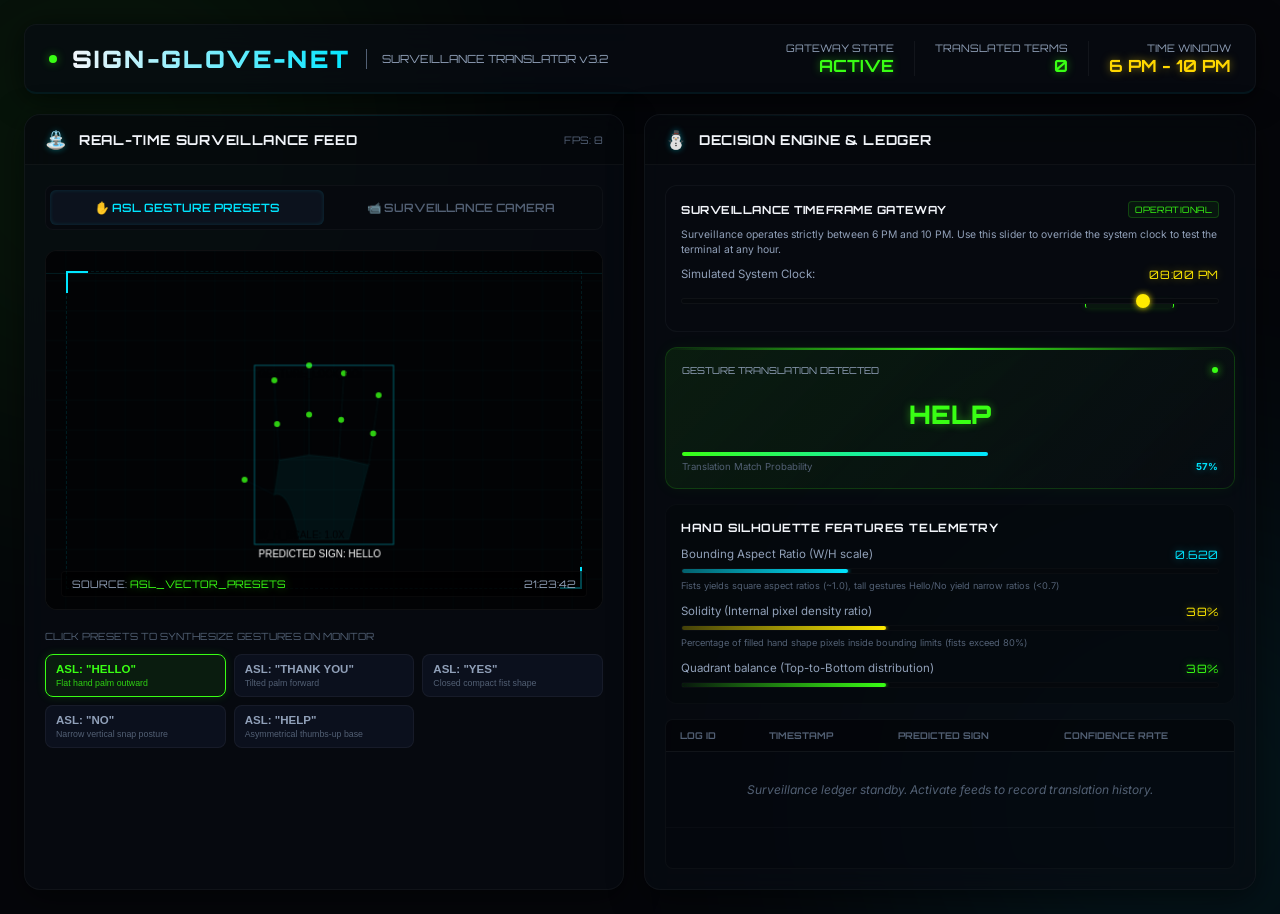
<file: Sign-Language-Detection/index.html>
<!DOCTYPE html>
<html lang="en">
<head>
    <meta charset="UTF-8">
    <meta name="viewport" content="width=device-width, initial-scale=1.0">
    <title>SignGloveNet: Operational-Hour Sign Language Translation Console</title>
    <meta name="description" content="A real-time sign language computer vision translation console featuring custom MLP hand contour classifiers, time-domain operational gating, and image uploads.">
    <!-- Google Fonts -->
    <link rel="preconnect" href="https://fonts.googleapis.com">
    <link rel="preconnect" href="https://fonts.gstatic.com" crossorigin>
    <link href="https://fonts.googleapis.com/css2?family=Inter:wght@300;400;500;600;700&family=Orbitron:wght@500;700;900&display=swap" rel="stylesheet">
    <!-- Custom CSS Style -->
    <link rel="stylesheet" href="style.css">
</head>
<body class="sign-theme">

    <!-- Glowing Background Accents -->
    <div class="sign-glow left-glow"></div>
    <div class="sign-glow right-glow"></div>

    <div class="console-box">
        <!-- Dashboard Header -->
        <header class="console-header">
            <div class="header-branding">
                <span class="hud-status-led pulsing-green" id="sys-status-led"></span>
                <h1 class="hud-title">SIGN-GLOVE-NET</h1>
                <span class="hud-divider"></span>
                <span class="hud-tag">SURVEILLANCE TRANSLATOR v3.2</span>
            </div>
            
            <div class="header-hud-stats">
                <div class="hud-stat">
                    <span class="hud-lbl">GATEWAY STATE</span>
                    <span class="hud-val text-glow-cyan" id="stat-gateway-state">OPERATIONAL</span>
                </div>
                <div class="hud-stat">
                    <span class="hud-lbl">TRANSLATED TERMS</span>
                    <span class="hud-val text-glow-green" id="stat-total-translations">0</span>
                </div>
                <div class="hud-stat">
                    <span class="hud-lbl">TIME WINDOW</span>
                    <span class="hud-val text-glow-gold" id="stat-time-window">6 PM - 10 PM</span>
                </div>
            </div>
        </header>

        <!-- Main Workspace Grid -->
        <main class="dashboard-grid">
            
            <!-- COLUMN 1: Real-time visual hand tracker feed -->
            <section class="panel-card glass-panel" id="monitor-section">
                <div class="panel-title-bar">
                    <span class="bar-icon">&#x26F2;</span>
                    <h2>REAL-TIME SURVEILLANCE FEED</h2>
                    <span class="fps-hud" id="hud-fps">FPS: 60</span>
                </div>
                
                <div class="panel-body">
                    <!-- Feed Mode Tabs -->
                    <div class="feed-tabs">
                        <button class="tab-btn active" id="tab-presets" type="button">
                            &#x270B; ASL GESTURE PRESETS
                        </button>
                        <button class="tab-btn" id="tab-webcam" type="button">
                            &#x1F4F9; SURVEILLANCE CAMERA
                        </button>
                    </div>

                    <!-- Surveillance Viewport Canvas -->
                    <div class="viewport-outer">
                        <div class="viewport-reticle"></div>
                        <video id="webcam-video" autoplay playsinline muted style="display: none;"></video>
                        <canvas id="surveillance-canvas" width="580" height="360"></canvas>
                        
                        <!-- TIME LOCK OVERLAY (cyberpunk red shut-down block) -->
                        <div class="viewport-lock-overlay" id="time-lock-screen">
                            <div class="lock-box">
                                <span class="lock-icon">&#x26A0;</span>
                                <span class="lock-title">SURVEILLANCE TERMINAL SHUTDOWN</span>
                                <span class="lock-desc">System locked outside operational window.</span>
                                <span class="lock-hours">OPERATING HOURS: 18:00 - 22:00 (6 PM - 10 PM)</span>
                                <span class="lock-tip">Use the "Simulated System Clock" slider in the right panel to calibrate time and unlock the terminal.</span>
                            </div>
                        </div>

                        <!-- Technical HUD status overlay -->
                        <div class="viewport-hud-bottom">
                            <div>SOURCE: <span class="text-glow-green" id="hud-feed-source">ASL_VECTOR_PRESETS</span></div>
                            <div id="hud-clock">00:00:00</div>
                        </div>
                    </div>

                    <!-- Surveillance Feed Controllers -->
                    <div class="feed-controllers">
                        <!-- Simulator Controls Panel -->
                        <div class="ctrl-subpanel active" id="ctrl-presets-panel">
                            <span class="section-label">CLICK PRESETS TO SYNTHESIZE GESTURES ON MONITOR</span>
                            <div class="presets-grid">
                                <button class="preset-btn" id="preset-1" data-word="Hello" data-desc="Flat open hand upright (Greeting)">
                                    <span class="preset-title">ASL: "HELLO"</span>
                                    <span class="preset-desc">Flat hand palm outward</span>
                                </button>
                                <button class="preset-btn" id="preset-2" data-word="Thank You" data-desc="Flat hand tilting forward from chin">
                                    <span class="preset-title">ASL: "THANK YOU"</span>
                                    <span class="preset-desc">Tilted palm forward</span>
                                </button>
                                <button class="preset-btn" id="preset-3" data-word="Yes" data-desc="Closed fist nodding (Agreement)">
                                    <span class="preset-title">ASL: "YES"</span>
                                    <span class="preset-desc">Closed compact fist shape</span>
                                </button>
                                <button class="preset-btn" id="preset-4" data-word="No" data-desc="Index & middle fingers snap down to thumb">
                                    <span class="preset-title">ASL: "NO"</span>
                                    <span class="preset-desc">Narrow vertical snap posture</span>
                                </button>
                                <button class="preset-btn" id="preset-5" data-word="Help" data-desc="Thumbs-up hand resting on open flat palm">
                                    <span class="preset-title">ASL: "HELP"</span>
                                    <span class="preset-desc">Asymmetrical thumbs-up base</span>
                                </button>
                            </div>
                        </div>

                        <!-- Webcam Controls Panel -->
                        <div class="ctrl-subpanel" id="ctrl-webcam-panel">
                            <div class="ctrl-row">
                                <button class="cyber-btn primary-btn" id="btn-start-webcam">
                                    &#x25B6; Launch Webcam Stream
                                </button>
                                <button class="cyber-btn" id="btn-stop-webcam" disabled>
                                    &#x274C; Disconnect Feed
                                </button>
                            </div>
                            <!-- Image Drag & Drop File Zone -->
                            <div class="upload-zone" id="image-drop-zone">
                                <span class="upload-icon">&#x21A1;</span>
                                <span class="upload-text">Drag & Drop Hand Gesture Image or Click to Scan</span>
                                <input type="file" id="image-file-input" accept="image/*" style="display: none;">
                            </div>
                        </div>
                    </div>
                </div>
            </section>

            <!-- COLUMN 2: Demographics, Time Locks, Ledger & Telemetry HUD -->
            <section class="panel-card glass-panel" id="database-section">
                <div class="panel-title-bar">
                    <span class="bar-icon">&#x26C4;</span>
                    <h2>DECISION ENGINE & LEDGER</h2>
                </div>
                
                <div class="panel-body db-panel-body">
                    <!-- Simulated clock slider section (Temporal Lock Controller) -->
                    <div class="time-lock-controller glass-box" id="time-controller-card">
                        <div class="tc-header">
                            <h3>SURVEILLANCE TIMEFRAME GATEWAY</h3>
                            <span class="tc-tag font-hud" id="time-lock-status">OPERATIONAL</span>
                        </div>
                        <p class="tc-desc">Surveillance operates strictly between 6 PM and 10 PM. Use this slider to override the system clock to test the terminal at any hour.</p>
                        
                        <div class="time-slider-group">
                            <div class="ts-labels">
                                <span>Simulated System Clock:</span>
                                <span class="text-glow-yellow font-hud" id="simulated-time-display">08:00 PM</span>
                            </div>
                            <div class="time-range-wrapper">
                                <input type="range" id="time-slider" min="0" max="23" value="20" class="cyber-slider">
                                <div class="operational-band" title="System Operational Range (18:00 - 22:00)"></div>
                            </div>
                        </div>
                    </div>

                    <!-- Visual Outcome Prediction Card -->
                    <div class="outcome-card" id="gesture-result-card">
                        <div class="card-decor"></div>
                        <div class="result-header">
                            <span class="result-badge">GESTURE TRANSLATION DETECTED</span>
                            <span class="result-led" id="card-status-led"></span>
                        </div>
                        <div class="result-main-val text-glow-green" id="translated-word-text">AWAITING INPUT</div>
                        
                        <!-- Confidence progression bar -->
                        <div class="confidence-bar-container">
                            <div class="confidence-bar-fill" id="prediction-confidence-fill"></div>
                            <div class="confidence-labels">
                                <span class="prob-lbl">Translation Match Probability</span>
                                <span class="prob-val text-glow-cyan" id="prediction-confidence-val">--%</span>
                            </div>
                        </div>
                    </div>

                    <!-- Hand Geometry Telemetry HUD -->
                    <div class="hand-telemetry-hud glass-box">
                        <h3>HAND SILHOUETTE FEATURES TELEMETRY</h3>
                        <div class="telemetry-bars-list">
                            <!-- Feature 1: Aspect Ratio -->
                            <div class="feature-bar-group">
                                <div class="fb-labels">
                                    <span>Bounding Aspect Ratio (W/H scale)</span>
                                    <span class="text-glow-cyan font-hud" id="hud-val-aspect">--</span>
                                </div>
                                <div class="fb-track">
                                    <div class="fb-fill fill-cyan" id="hud-fill-aspect"></div>
                                </div>
                                <span class="fb-desc">Fists yields square aspect ratios (~1.0), tall gestures Hello/No yield narrow ratios (<0.7)</span>
                            </div>

                            <!-- Feature 2: Solidity -->
                            <div class="feature-bar-group">
                                <div class="fb-labels">
                                    <span>Solidity (Internal pixel density ratio)</span>
                                    <span class="text-glow-yellow font-hud" id="hud-val-solidity">--%</span>
                                </div>
                                <div class="fb-track">
                                    <div class="fb-fill fill-yellow" id="hud-fill-solidity"></div>
                                </div>
                                <span class="fb-desc">Percentage of filled hand shape pixels inside bounding limits (fists exceed 80%)</span>
                            </div>

                            <!-- Feature 3: Quadrant balances -->
                            <div class="feature-bar-group">
                                <div class="fb-labels">
                                    <span>Quadrant balance (Top-to-Bottom distribution)</span>
                                    <span class="text-glow-green font-hud" id="hud-val-balance">--%</span>
                                </div>
                                <div class="fb-track">
                                    <div class="fb-fill fill-green" id="hud-fill-balance"></div>
                                </div>
                            </div>
                        </div>
                    </div>

                    <!-- Scrolling Database translation logs Table -->
                    <div class="table-container">
                        <table class="hud-table" id="translation-table">
                            <thead>
                                <tr>
                                    <th>LOG ID</th>
                                    <th>TIMESTAMP</th>
                                    <th>PREDICTED SIGN</th>
                                    <th>CONFIDENCE RATE</th>
                                </tr>
                            </thead>
                            <tbody id="translation-table-body">
                                <tr>
                                    <td colspan="4" class="empty-table-msg">Surveillance ledger standby. Activate feeds to record translation history.</td>
                                </tr>
                            </tbody>
                        </table>
                    </div>
                </div>
            </section>
        </main>
    </div>

    <!-- Scripts -->
    <script src="model.js"></script>
    <script src="ui.js"></script>
</body>
</html>
</file>
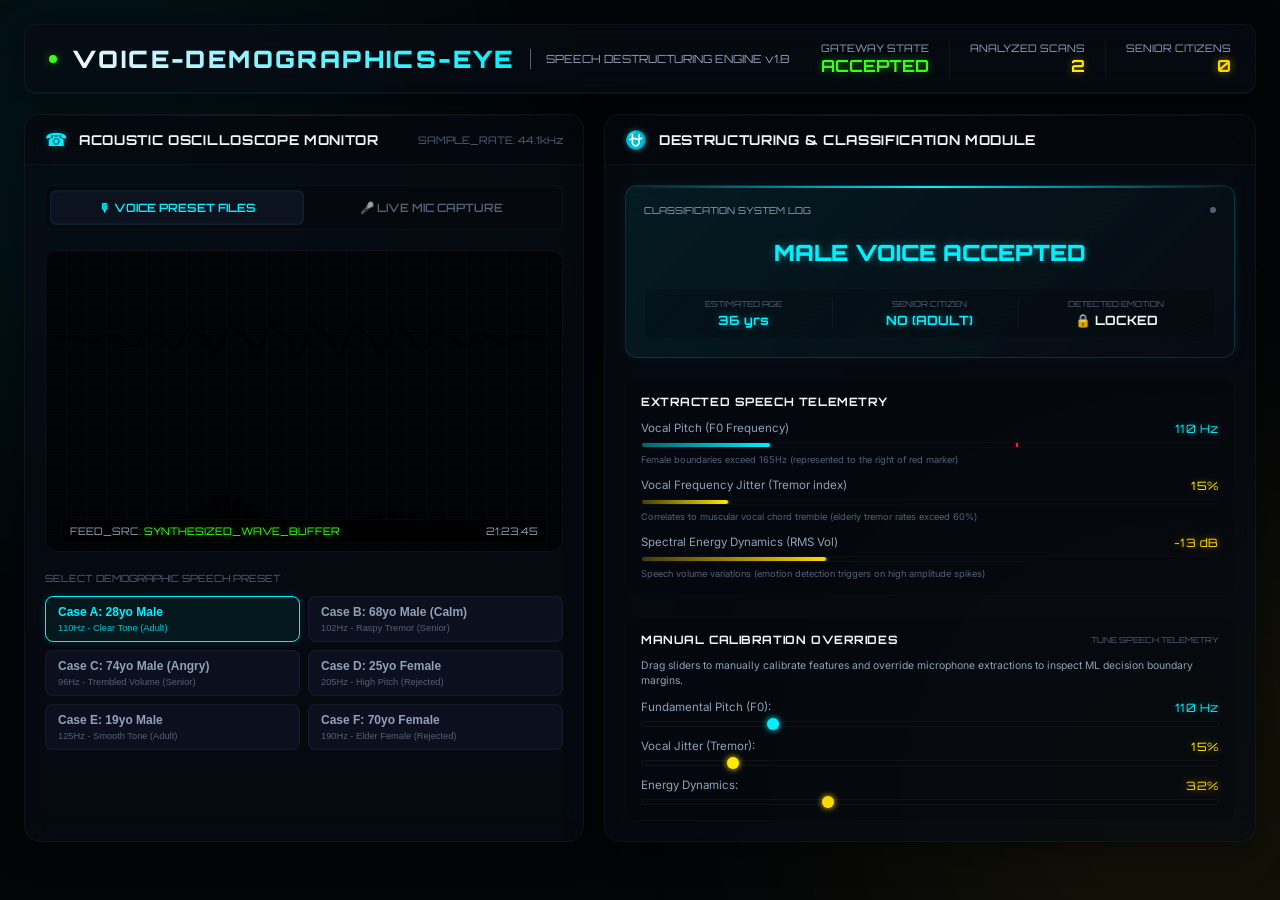
<file: Voice-Age-Emotion-Detection/index.html>
<!DOCTYPE html>
<html lang="en">
<head>
    <meta charset="UTF-8">
    <meta name="viewport" content="width=device-width, initial-scale=1.0">
    <title>VoiceDemographicsEye: Age and Emotion Voice Analyzer Console</title>
    <meta name="description" content="A real-time voice age and emotion analyzer featuring autocorrelation pitch detection, vocal gender rejections, and direct microphone integrations.">
    <!-- Google Fonts -->
    <link rel="preconnect" href="https://fonts.googleapis.com">
    <link rel="preconnect" href="https://fonts.gstatic.com" crossorigin>
    <link href="https://fonts.googleapis.com/css2?family=Inter:wght@300;400;500;600;700&family=Orbitron:wght@500;700;900&display=swap" rel="stylesheet">
    <!-- Custom CSS Style -->
    <link rel="stylesheet" href="style.css">
</head>
<body class="acoustic-theme">

    <!-- Glowing Background Accents -->
    <div class="acoustic-glow left-glow"></div>
    <div class="acoustic-glow right-glow"></div>

    <div class="console-box">
        <!-- Dashboard Header -->
        <header class="console-header">
            <div class="header-branding">
                <span class="hud-status-led pulsing-green" id="sys-status-led"></span>
                <h1 class="hud-title">VOICE-DEMOGRAPHICS-EYE</h1>
                <span class="hud-divider"></span>
                <span class="hud-tag">SPEECH DESTRUCTURING ENGINE v1.8</span>
            </div>
            
            <div class="header-hud-stats">
                <div class="hud-stat">
                    <span class="hud-lbl">GATEWAY STATE</span>
                    <span class="hud-val text-glow-cyan" id="stat-gateway-state">STANDBY</span>
                </div>
                <div class="hud-stat">
                    <span class="hud-lbl">ANALYZED SCANS</span>
                    <span class="hud-val text-glow-yellow" id="stat-total-scans">0</span>
                </div>
                <div class="hud-stat">
                    <span class="hud-lbl">SENIOR CITIZENS</span>
                    <span class="hud-val text-glow-gold" id="stat-senior-scans">0</span>
                </div>
            </div>
        </header>

        <!-- Main Workspace Grid -->
        <main class="dashboard-grid">
            
            <!-- COLUMN 1: Acoustic Oscilloscope & Audio Wave Viewport -->
            <section class="panel-card glass-panel" id="oscilloscope-section">
                <div class="panel-title-bar">
                    <span class="bar-icon">&#x260E;</span>
                    <h2>ACOUSTIC OSCILLOSCOPE MONITOR</h2>
                    <span class="hud-sample-rate">SAMPLE_RATE: 44.1kHz</span>
                </div>
                
                <div class="panel-body">
                    <!-- Audio Input Tabs -->
                    <div class="audio-tabs">
                        <button class="tab-btn active" id="tab-presets" type="button">
                            &#x1F399; VOICE PRESET FILES
                        </button>
                        <button class="tab-btn" id="tab-microphone" type="button">
                            &#x1F3A4; LIVE MIC CAPTURE
                        </button>
                    </div>

                    <!-- Double Oscilloscope/Frequency Display -->
                    <div class="viewport-outer">
                        <div class="oscilloscope-grid"></div>
                        <!-- Canvas 1: Time Domain Oscilloscope -->
                        <canvas id="canvas-oscilloscope" width="480" height="150"></canvas>
                        
                        <!-- Canvas 2: Frequency Domain Spectrogram -->
                        <canvas id="canvas-spectrogram" width="480" height="90"></canvas>
                        
                        <!-- Overlay Binders -->
                        <div class="viewport-hud-bottom">
                            <div>FEED_SRC: <span class="text-glow-green" id="hud-audio-source">SYNTHESIZED_WAVE_BUFFER</span></div>
                            <div id="hud-clock">00:00:00</div>
                        </div>
                    </div>

                    <!-- Voice Input Controllers -->
                    <div class="audio-controllers">
                        <!-- Presets Panel -->
                        <div class="ctrl-subpanel active" id="ctrl-presets-panel">
                            <span class="section-label">SELECT DEMOGRAPHIC SPEECH PRESET</span>
                            <div class="presets-grid">
                                <button class="preset-btn" id="preset-1" data-pitch="110" data-jitter="0.15" data-energy="0.32" data-gender="Male" data-desc="Young Adult Male (Stable pitch)">
                                    <span class="preset-title">Case A: 28yo Male</span>
                                    <span class="preset-desc">110Hz - Clear Tone (Adult)</span>
                                </button>
                                <button class="preset-btn" id="preset-2" data-pitch="102" data-jitter="0.82" data-energy="0.18" data-gender="Male" data-desc="Senior Male (Vocal Tremors/Calm)">
                                    <span class="preset-title">Case B: 68yo Male (Calm)</span>
                                    <span class="preset-desc">102Hz - Raspy Tremor (Senior)</span>
                                </button>
                                <button class="preset-btn" id="preset-3" data-pitch="96" data-jitter="0.92" data-energy="0.85" data-gender="Male" data-desc="Senior Male (Vocal Tremors/Excited)">
                                    <span class="preset-title">Case C: 74yo Male (Angry)</span>
                                    <span class="preset-desc">96Hz - Trembled Volume (Senior)</span>
                                </button>
                                <button class="preset-btn" id="preset-4" data-pitch="205" data-jitter="0.10" data-energy="0.45" data-gender="Female" data-desc="Adult Female (High Pitch pitch)">
                                    <span class="preset-title">Case D: 25yo Female</span>
                                    <span class="preset-desc">205Hz - High Pitch (Rejected)</span>
                                </button>
                                <button class="preset-btn" id="preset-5" data-pitch="125" data-jitter="0.08" data-energy="0.25" data-desc="Young Boy (Higher pitch)">
                                    <span class="preset-title">Case E: 19yo Male</span>
                                    <span class="preset-desc">125Hz - Smooth Tone (Adult)</span>
                                </button>
                                <button class="preset-btn" id="preset-6" data-pitch="190" data-jitter="0.75" data-energy="0.22" data-gender="Female" data-desc="Senior Female (Trembling pitch)">
                                    <span class="preset-title">Case F: 70yo Female</span>
                                    <span class="preset-desc">190Hz - Elder Female (Rejected)</span>
                                </button>
                            </div>
                        </div>

                        <!-- Microphone Panel -->
                        <div class="ctrl-subpanel" id="ctrl-mic-panel">
                            <div class="ctrl-row">
                                <button class="cyber-btn primary-btn" id="btn-start-record">
                                    &#x2B55; Record Voice Note
                                </button>
                                <button class="cyber-btn" id="btn-stop-record" disabled>
                                    &#x274C; Analyze Recording
                                </button>
                            </div>
                            <!-- Audio drag and drop zone -->
                            <div class="audio-upload-zone" id="audio-drop-zone">
                                <span class="upload-icon">&#x21A1;</span>
                                <span class="upload-text">Drag & Drop Voice File (.wav, .mp3) or Click to Upload</span>
                                <input type="file" id="audio-file-input" accept="audio/*" style="display: none;">
                            </div>
                        </div>
                    </div>
                </div>
            </section>

            <!-- COLUMN 2: Demographic Results & Acoustic Feature HUD -->
            <section class="panel-card glass-panel" id="results-section">
                <div class="panel-title-bar">
                    <span class="bar-icon">&#x26CE;</span>
                    <h2>DESTRUCTURING & CLASSIFICATION MODULE</h2>
                </div>
                
                <div class="panel-body">
                    <!-- Target Demographic Result Card -->
                    <div class="result-card" id="demographic-result-card">
                        <div class="result-decor"></div>
                        <div class="result-header">
                            <span class="result-badge">CLASSIFICATION SYSTEM LOG</span>
                            <span class="result-led" id="card-status-led"></span>
                        </div>
                        
                        <!-- Dynamic Outcomes Grid -->
                        <div class="result-main-val text-glow-cyan" id="result-status-title">AWAITING INPUT</div>
                        
                        <div class="demographics-grid-box" id="result-metrics-grid">
                            <div class="res-item">
                                <span class="res-lbl">ESTIMATED AGE</span>
                                <span class="res-val text-glow-cyan" id="res-val-age">--</span>
                            </div>
                            <div class="res-item">
                                <span class="res-lbl">SENIOR CITIZEN</span>
                                <span class="res-val" id="res-val-senior">--</span>
                            </div>
                            <!-- Emotion Module (Locked conditionally under 60) -->
                            <div class="res-item" id="res-emotion-item">
                                <span class="res-lbl">DETECTED EMOTION</span>
                                <span class="res-val text-glow-gold" id="res-val-emotion">🔒 LOCKED</span>
                            </div>
                        </div>
                        
                        <div class="result-error-msg text-glow-red" id="result-error-message" style="display: none;">
                            Upload male voice
                        </div>
                    </div>

                    <!-- Live Voice Diagnostics Feature HUD -->
                    <div class="diagnostics-hud glass-box">
                        <h3>EXTRACTED SPEECH TELEMETRY</h3>
                        <div class="features-bars-list">
                            <!-- Feature 1: Pitch -->
                            <div class="feature-bar-group">
                                <div class="fb-labels">
                                    <span>Vocal Pitch (F0 Frequency)</span>
                                    <span class="text-glow-cyan font-hud" id="feature-val-pitch">-- Hz</span>
                                </div>
                                <div class="fb-track">
                                    <div class="fb-fill fill-cyan" id="feature-fill-pitch"></div>
                                    <div class="fb-limit-marker" style="left: 65%;" title="Male Pitch Threshold Limit (165Hz)"></div>
                                </div>
                                <span class="fb-desc">Female boundaries exceed 165Hz (represented to the right of red marker)</span>
                            </div>

                            <!-- Feature 2: Jitter -->
                            <div class="feature-bar-group">
                                <div class="fb-labels">
                                    <span>Vocal Frequency Jitter (Tremor index)</span>
                                    <span class="text-glow-yellow font-hud" id="feature-val-jitter">-- %</span>
                                </div>
                                <div class="fb-track">
                                    <div class="fb-fill fill-yellow" id="feature-fill-jitter"></div>
                                </div>
                                <span class="fb-desc">Correlates to muscular vocal chord tremble (elderly tremor rates exceed 60%)</span>
                            </div>

                            <!-- Feature 3: Energy -->
                            <div class="feature-bar-group">
                                <div class="fb-labels">
                                    <span>Spectral Energy Dynamics (RMS Vol)</span>
                                    <span class="text-glow-gold font-hud" id="feature-val-energy">-- dB</span>
                                </div>
                                <div class="fb-track">
                                    <div class="fb-fill fill-gold" id="feature-fill-energy"></div>
                                </div>
                                <span class="fb-desc">Speech volume variations (emotion detection triggers on high amplitude spikes)</span>
                            </div>
                        </div>
                    </div>

                    <!-- Manual Calibration Override Panel -->
                    <div class="calibration-override-section glass-box">
                        <div class="cal-header">
                            <h3>MANUAL CALIBRATION OVERRIDES</h3>
                            <span class="cal-tag">TUNE SPEECH TELEMETRY</span>
                        </div>
                        <p class="cal-desc">Drag sliders to manually calibrate features and override microphone extractions to inspect ML decision boundary margins.</p>
                        
                        <!-- Slider 1: Pitch -->
                        <div class="cal-slider-group">
                            <div class="cs-labels">
                                <span>Fundamental Pitch (F0):</span>
                                <span class="text-glow-cyan font-hud" id="cal-val-pitch">110 Hz</span>
                            </div>
                            <input type="range" id="cal-slider-pitch" min="70" max="250" value="110" class="cyber-slider">
                        </div>

                        <!-- Slider 2: Jitter -->
                        <div class="cal-slider-group">
                            <div class="cs-labels">
                                <span>Vocal Jitter (Tremor):</span>
                                <span class="text-glow-yellow font-hud" id="cal-val-jitter">15%</span>
                            </div>
                            <input type="range" id="cal-slider-jitter" min="0" max="100" value="15" class="cyber-slider">
                        </div>

                        <!-- Slider 3: Energy -->
                        <div class="cal-slider-group">
                            <div class="cs-labels">
                                <span>Energy Dynamics:</span>
                                <span class="text-glow-gold font-hud" id="cal-val-energy">32%</span>
                            </div>
                            <input type="range" id="cal-slider-energy" min="0" max="100" value="32" class="cyber-slider">
                        </div>
                    </div>
                </div>
            </section>
        </main>
    </div>

    <!-- Scripts -->
    <script src="model.js"></script>
    <script src="ui.js"></script>
</body>
</html>
</file>
<file: Car-Colour-Detection-System/style.css>
/* ==========================================================================
   TrafficEyeNet: SmartCitySurveillance CSS Design System
   ========================================================================== */

/* Design Tokens & Theme Variables */
:root {
    --bg-traffic: #040508;
    --bg-card: rgba(8, 12, 18, 0.72);
    --bg-card-bright: rgba(14, 21, 32, 0.85);
    
    --border-glass: rgba(0, 229, 255, 0.06);
    --border-glass-white: rgba(255, 255, 255, 0.04);
    
    --neon-cyan: #00e5ff;
    --neon-cyan-glow: rgba(0, 229, 255, 0.4);
    --neon-cyan-dim: rgba(0, 229, 255, 0.06);
    
    --neon-green: #39ff14;
    --neon-green-glow: rgba(57, 255, 20, 0.45);
    --neon-green-dim: rgba(57, 255, 20, 0.06);
    
    --neon-yellow: #ffea00;
    --neon-yellow-glow: rgba(255, 234, 0, 0.4);
    
    --neon-red: #ff1744;
    --neon-red-glow: rgba(255, 23, 68, 0.55);
    --neon-red-dim: rgba(255, 23, 68, 0.06);

    --text-primary: #f2f5fa;
    --text-secondary: #90a0b8;
    --text-muted: #526074;
    
    --font-hud: 'Orbitron', -apple-system, sans-serif;
    --font-ui: 'Inter', -apple-system, sans-serif;
    
    --transition-standard: 0.3s cubic-bezier(0.4, 0, 0.2, 1);
    --transition-fast: 0.15s cubic-bezier(0.4, 0, 0.2, 1);
}

/* Reset & Scrollbars */
* {
    box-sizing: border-box;
    margin: 0;
    padding: 0;
    scrollbar-width: thin;
    scrollbar-color: var(--neon-cyan-glow) #080c14;
}

body.traffic-theme {
    background-color: var(--bg-traffic);
    color: var(--text-primary);
    font-family: var(--font-ui);
    min-height: 100vh;
    padding: 24px;
    overflow-x: hidden;
    position: relative;
}

/* Scrollbars */
::-webkit-scrollbar {
    width: 6px;
    height: 6px;
}
::-webkit-scrollbar-track {
    background: #06090e;
}
::-webkit-scrollbar-thumb {
    background: rgba(0, 229, 255, 0.1);
    border-radius: 3px;
    border: 1px solid var(--border-glass);
}
::-webkit-scrollbar-thumb:hover {
    background: var(--neon-cyan-glow);
}

/* Glowing Background Ambient Orbs Accent */
.traffic-glow {
    position: fixed;
    width: 600px;
    height: 600px;
    border-radius: 50%;
    filter: blur(140px);
    z-index: -1;
    pointer-events: none;
    opacity: 0.08;
}
.left-glow {
    background-color: var(--neon-cyan);
    top: -150px;
    left: -200px;
}
.right-glow {
    background-color: var(--neon-green);
    bottom: -200px;
    right: -200px;
}

/* Typography styles */
h1, h2, h3, h4, .font-hud {
    font-family: var(--font-hud);
    letter-spacing: 0.05em;
}

.text-glow-cyan {
    color: var(--neon-cyan);
    text-shadow: 0 0 8px var(--neon-cyan-glow);
}
.text-glow-green {
    color: var(--neon-green);
    text-shadow: 0 0 8px var(--neon-green-glow);
}
.text-glow-yellow {
    color: var(--neon-yellow);
    text-shadow: 0 0 8px var(--neon-yellow-glow);
}
.text-glow-red {
    color: var(--neon-red);
    text-shadow: 0 0 8px var(--neon-red-glow);
}

/* Dashboard Box */
.console-box {
    max-width: 1400px;
    margin: 0 auto;
    display: flex;
    flex-direction: column;
    gap: 20px;
}

/* 1. Header Module Styling */
.console-header {
    display: flex;
    justify-content: space-between;
    align-items: center;
    padding: 16px 24px;
    background: var(--bg-card);
    border: 1px solid var(--border-glass-white);
    border-bottom: 2px solid var(--neon-cyan-dim);
    border-radius: 12px;
    backdrop-filter: blur(15px);
    box-shadow: 0 4px 30px rgba(0,0,0,0.6);
}

.header-branding {
    display: flex;
    align-items: center;
    gap: 15px;
}

.hud-status-led {
    width: 8px;
    height: 8px;
    border-radius: 50%;
}
.hud-status-led.pulsing-green {
    background-color: var(--neon-green);
    box-shadow: 0 0 10px var(--neon-green-glow);
    animation: ledPulse 1.5s infinite ease-in-out;
}
.hud-status-led.pulsing-red {
    background-color: var(--neon-red);
    box-shadow: 0 0 10px var(--neon-red-glow);
    animation: ledPulse 0.5s infinite ease-in-out;
}

@keyframes ledPulse {
    0% { transform: scale(0.9); opacity: 0.5; }
    50% { transform: scale(1.2); opacity: 1; }
    100% { transform: scale(0.9); opacity: 0.5; }
}

.hud-title {
    font-size: 1.5rem;
    font-weight: 900;
    color: var(--text-primary);
    letter-spacing: 0.1em;
    background: linear-gradient(90deg, var(--text-primary) 0%, var(--neon-cyan) 100%);
    -webkit-background-clip: text;
    -webkit-text-fill-color: transparent;
}

.hud-divider {
    height: 20px;
    width: 1px;
    background-color: var(--text-muted);
}

.hud-tag {
    font-family: var(--font-hud);
    font-size: 0.7rem;
    color: var(--text-secondary);
}

.header-hud-stats {
    display: flex;
    gap: 20px;
}

.hud-stat {
    display: flex;
    flex-direction: column;
    align-items: flex-end;
    border-right: 1px solid rgba(255, 255, 255, 0.05);
    padding-right: 20px;
}
.hud-stat:last-child {
    border-right: none;
    padding-right: 0;
}
.hud-lbl {
    font-family: var(--font-hud);
    font-size: 0.65rem;
    color: var(--text-secondary);
}
.hud-val {
    font-family: var(--font-hud);
    font-size: 1.05rem;
    font-weight: 700;
}

/* 2. Main Workspace Grid Layout */
.dashboard-grid {
    display: grid;
    grid-template-columns: 600px 1fr;
    gap: 20px;
}

@media (max-width: 1100px) {
    .dashboard-grid {
        grid-template-columns: 1fr;
    }
}

/* Panel cards structural base */
.panel-card {
    background: var(--bg-card);
    border: 1px solid var(--border-glass-white);
    border-radius: 16px;
    backdrop-filter: blur(15px);
    box-shadow: 0 8px 32px rgba(0,0,0,0.5);
    display: flex;
    flex-direction: column;
    overflow: hidden;
}

.glass-panel {
    position: relative;
}
.glass-panel::before {
    content: '';
    position: absolute;
    top: 0; left: 0; right: 0;
    height: 1px;
    background: linear-gradient(90deg, transparent, rgba(0, 229, 255, 0.12), transparent);
}

.panel-title-bar {
    display: flex;
    align-items: center;
    gap: 12px;
    padding: 14px 20px;
    background: rgba(0, 0, 0, 0.25);
    border-bottom: 1px solid var(--border-glass-white);
}

.bar-icon {
    color: var(--neon-cyan);
    font-size: 1.1rem;
    text-shadow: 0 0 6px var(--neon-cyan-glow);
}

.panel-title-bar h2 {
    font-size: 0.85rem;
    font-weight: 700;
    color: var(--text-primary);
    margin: 0;
    flex: 1;
}

.fps-hud {
    font-family: var(--font-hud);
    font-size: 0.65rem;
    color: var(--text-muted);
}

.panel-body {
    padding: 20px;
    display: flex;
    flex-direction: column;
    gap: 20px;
}

.glass-box {
    background: rgba(4, 6, 10, 0.35);
    border: 1px solid rgba(255,255,255,0.02);
    border-radius: 12px;
    padding: 15px;
}

/* 3. Viewport Panel (Left Column) specific styling */
.feed-tabs {
    display: flex;
    background: #06090e;
    padding: 4px;
    border-radius: 8px;
    border: 1px solid rgba(255,255,255,0.03);
}

.tab-btn {
    flex: 1;
    background: transparent;
    border: none;
    color: var(--text-muted);
    font-family: var(--font-hud);
    font-size: 0.72rem;
    font-weight: 600;
    padding: 10px;
    border-radius: 6px;
    cursor: pointer;
    transition: var(--transition-fast);
}
.tab-btn:hover {
    color: var(--text-secondary);
}
.tab-btn.active {
    background: var(--bg-card-bright);
    color: var(--neon-cyan);
    box-shadow: inset 0 0 4px rgba(0, 229, 255, 0.15);
}

/* Bounding Surveillance Viewport Canvas */
.viewport-outer {
    position: relative;
    width: 100%;
    height: 360px;
    background: #020305;
    border-radius: 12px;
    border: 1px solid rgba(255, 255, 255, 0.05);
    overflow: hidden;
}

#surveillance-canvas {
    width: 100%;
    height: 100%;
    display: block;
    object-fit: cover;
}

.viewport-reticle {
    position: absolute;
    top: 20px; left: 20px; right: 20px; bottom: 20px;
    border: 1px dashed rgba(0, 229, 255, 0.1);
    pointer-events: none;
    z-index: 5;
}
.viewport-reticle::before, .viewport-reticle::after {
    content: '';
    position: absolute;
    width: 20px; height: 20px;
    border-color: var(--neon-cyan);
    border-style: solid;
    pointer-events: none;
}
.viewport-reticle::before {
    top: -1px; left: -1px;
    border-width: 2px 0 0 2px;
}
.viewport-reticle::after {
    bottom: -1px; right: -1px;
    border-width: 0 2px 2px 0;
}

/* Slide Down Alert Ribbon for Pedestrian crossing warning alert */
.viewport-alert-overlay {
    position: absolute;
    top: -45px; /* hidden initially */
    left: 0;
    width: 100%;
    height: 40px;
    background: linear-gradient(90deg, rgba(255,23,68,0.95), rgba(204,18,50,0.95));
    border-bottom: 2px solid var(--neon-red);
    color: #ffffff;
    font-family: var(--font-hud);
    font-size: 0.75rem;
    font-weight: 900;
    display: flex;
    align-items: center;
    justify-content: center;
    gap: 15px;
    box-shadow: 0 4px 15px rgba(0,0,0,0.6);
    z-index: 20;
    transition: top 0.4s cubic-bezier(0.175, 0.885, 0.32, 1.275);
}
.viewport-alert-overlay.slide-down {
    top: 0px;
}

.alert-flash {
    font-size: 0.95rem;
    animation: flashAlert 0.8s infinite alternate ease-in-out;
}

@keyframes flashAlert {
    0% { opacity: 0.3; }
    100% { opacity: 1; }
}

.viewport-hud-bottom {
    position: absolute;
    bottom: 12px;
    left: 15px;
    right: 15px;
    display: flex;
    justify-content: space-between;
    font-family: var(--font-hud);
    font-size: 0.65rem;
    color: var(--text-secondary);
    background: rgba(0, 0, 0, 0.75);
    border: 1px solid rgba(255,255,255,0.03);
    padding: 5px 10px;
    border-radius: 4px;
    pointer-events: none;
    z-index: 10;
}

/* Control subpanels layout */
.feed-controllers {
    display: flex;
    flex-direction: column;
}

.ctrl-subpanel {
    display: none;
    flex-direction: column;
    gap: 12px;
}
.ctrl-subpanel.active {
    display: flex;
}

.presets-grid {
    display: grid;
    grid-template-columns: repeat(3, 1fr);
    gap: 8px;
}

.preset-btn {
    background: rgba(22, 28, 54, 0.4);
    border: 1px solid rgba(255,255,255,0.05);
    border-radius: 8px;
    padding: 8px 10px;
    color: var(--text-secondary);
    cursor: pointer;
    text-align: left;
    display: flex;
    flex-direction: column;
    gap: 3px;
    transition: var(--transition-fast);
}
.preset-btn:hover {
    background: rgba(0, 240, 255, 0.04);
    border-color: rgba(0, 240, 255, 0.25);
    color: var(--text-primary);
}
.preset-btn.active {
    background: var(--neon-cyan-dim);
    border-color: var(--neon-cyan);
    color: var(--neon-cyan);
    box-shadow: 0 0 10px rgba(0, 240, 255, 0.15);
}

.preset-title {
    font-size: 0.72rem;
    font-weight: 600;
}
.preset-desc {
    font-size: 0.55rem;
    color: var(--text-muted);
}
.preset-btn.active .preset-desc {
    color: var(--neon-cyan);
    opacity: 0.8;
}

.ctrl-row {
    display: grid;
    grid-template-columns: 1fr 1fr;
    gap: 10px;
}

.cyber-btn {
    background: rgba(22, 28, 54, 0.5);
    border: 1px solid rgba(255,255,255,0.06);
    color: var(--text-primary);
    font-family: var(--font-hud);
    font-size: 0.72rem;
    padding: 10px;
    border-radius: 8px;
    cursor: pointer;
    display: flex;
    align-items: center;
    justify-content: center;
    gap: 8px;
    transition: var(--transition-fast);
}
.cyber-btn:hover {
    background: rgba(255,255,255,0.05);
}
.primary-btn {
    background: var(--neon-cyan-dim);
    border-color: var(--neon-cyan);
    color: var(--neon-cyan);
    box-shadow: 0 0 10px rgba(0, 229, 255, 0.1);
}
.primary-btn:hover {
    background: rgba(0, 229, 255, 0.15);
    box-shadow: 0 0 15px rgba(0, 229, 255, 0.25);
}

.upload-row {
    width: 100%;
}

.upload-zone {
    width: 100%;
    height: 90px;
    background: #05080c;
    border: 1.5px dashed rgba(0, 229, 255, 0.15);
    border-radius: 10px;
    display: flex;
    flex-direction: column;
    align-items: center;
    justify-content: center;
    gap: 8px;
    cursor: pointer;
    transition: var(--transition-standard);
}
.upload-zone:hover {
    border-color: var(--neon-cyan);
    background: rgba(0, 229, 255, 0.02);
}

.upload-icon {
    font-size: 1.5rem;
    color: var(--neon-cyan);
}
.upload-text {
    font-size: 0.72rem;
    font-family: var(--font-hud);
    color: var(--text-secondary);
}

.ctrl-note {
    font-size: 0.62rem;
    color: var(--text-muted);
    line-height: 1.4;
    margin-top: 8px;
}

/* 4. Active Signal Analytics HUD (Right Column) specific styling */
.db-panel-body {
    gap: 15px;
    overflow: hidden;
}

.analytics-hud {
    display: grid;
    grid-template-columns: repeat(3, 1fr);
    padding: 10px;
    text-align: center;
}

.ah-item {
    display: flex;
    flex-direction: column;
    gap: 3px;
    border-right: 1px solid rgba(255,255,255,0.04);
}
.ah-item:last-child {
    border-right: none;
}
.ah-lbl {
    font-family: var(--font-hud);
    font-size: 0.55rem;
    color: var(--text-muted);
}
.ah-val {
    font-family: var(--font-hud);
    font-size: 0.95rem;
    font-weight: 700;
}

/* Pedestrian status card */
.pedestrian-status-card {
    display: flex;
    flex-direction: column;
    gap: 6px;
    border: 1px solid rgba(57, 255, 20, 0.15);
    background: linear-gradient(135deg, rgba(57, 255, 20, 0.02) 0%, rgba(8, 12, 18, 0.4) 100%);
    box-shadow: 0 0 10px rgba(57, 255, 20, 0.03);
    transition: var(--transition-standard);
}
.pedestrian-status-card.warning-active {
    border-color: var(--neon-red);
    background: linear-gradient(135deg, rgba(255, 23, 68, 0.05) 0%, rgba(8, 12, 18, 0.4) 100%);
    box-shadow: 0 0 12px rgba(255, 23, 68, 0.08);
}

.psc-header {
    display: flex;
    align-items: center;
    gap: 8px;
}
.psc-header h3 {
    font-size: 0.65rem;
    color: var(--text-secondary);
}

.psc-val {
    font-family: var(--font-hud);
    font-size: 1.1rem;
    font-weight: 900;
    letter-spacing: 0.05em;
    padding-left: 16px;
}

/* Rules index card */
.rules-card h3 {
    font-size: 0.72rem;
    color: var(--text-primary);
    margin-bottom: 12px;
}

.rules-flex-grid {
    display: flex;
    flex-direction: column;
    gap: 10px;
}

.rule-item {
    display: flex;
    align-items: center;
    gap: 12px;
    background: rgba(0,0,0,0.15);
    padding: 6px 12px;
    border-radius: 8px;
    border: 1px solid rgba(255,255,255,0.02);
}

.ri-box {
    width: 20px;
    height: 14px;
    border-radius: 2px;
    display: inline-block;
}
.border-red {
    border: 2px solid var(--neon-red);
    box-shadow: inset 0 0 4px var(--neon-red), 0 0 6px var(--neon-red-glow);
}
.border-blue {
    border: 2px solid var(--neon-cyan);
    box-shadow: inset 0 0 4px var(--neon-cyan), 0 0 6px var(--neon-cyan-glow);
}
.border-green {
    border: 2px solid var(--neon-green);
    box-shadow: inset 0 0 4px var(--neon-green), 0 0 6px var(--neon-green-glow);
}

.ri-details {
    display: flex;
    flex-direction: column;
    gap: 2px;
}
.ri-title {
    font-family: var(--font-hud);
    font-size: 0.72rem;
    font-weight: 700;
}
.ri-desc {
    font-size: 0.58rem;
    color: var(--text-muted);
}

/* Scrolling Table ledger */
.table-container {
    flex: 1;
    min-height: 180px;
    max-height: 220px;
    overflow-y: auto;
    border: 1px solid rgba(255, 255, 255, 0.03);
    border-radius: 8px;
    background: rgba(0,0,0,0.15);
}

.hud-table {
    width: 100%;
    border-collapse: collapse;
    font-size: 0.75rem;
    text-align: left;
}

.hud-table th {
    font-family: var(--font-hud);
    font-size: 0.58rem;
    color: var(--text-muted);
    background: rgba(0,0,0,0.3);
    padding: 10px 14px;
    position: sticky;
    top: 0;
    z-index: 10;
    border-bottom: 1px solid rgba(255,255,255,0.05);
}

.hud-table td {
    padding: 8px 14px;
    border-bottom: 1px solid rgba(255,255,255,0.02);
    color: var(--text-secondary);
}

.hud-table tbody tr:hover {
    background: rgba(0, 229, 255, 0.02);
}

.empty-table-msg {
    text-align: center;
    color: var(--text-muted) !important;
    padding: 30px 20px !important;
    font-style: italic;
}
</file>
<file: Long-Hair-Identification-System/style.css>
:root {
    --bg-deep: #05060b;
    --bg-darker: #0b0d19;
    --bg-dark: #0f1225;
    
    --card-glass: rgba(12, 16, 32, 0.7);
    --card-glass-bright: rgba(22, 28, 54, 0.8);
    --border-glass: rgba(0, 255, 204, 0.08);
    --border-glass-white: rgba(255, 255, 255, 0.05);
    
    --neon-cyan: #00f0ff;
    --neon-cyan-glow: rgba(0, 240, 255, 0.4);
    --neon-cyan-dim: rgba(0, 240, 255, 0.08);
    
    --neon-pink: #ff0077;
    --neon-pink-glow: rgba(255, 0, 119, 0.4);
    --neon-pink-dim: rgba(255, 0, 119, 0.08);
    
    --neon-yellow: #ffb700;
    --neon-yellow-glow: rgba(255, 183, 0, 0.4);
    
    --neon-green: #39ff14;
    --neon-green-glow: rgba(57, 255, 20, 0.4);

    --neon-blue: #0077ff;
    --neon-blue-glow: rgba(0, 119, 255, 0.4);
    
    --text-primary: #f1f4fb;
    --text-secondary: #8c97b2;
    --text-muted: #535d7a;
    
    --font-cyber: 'Orbitron', -apple-system, sans-serif;
    --font-body: 'Inter', -apple-system, sans-serif;
    
    --transition-fast: 0.2s cubic-bezier(0.4, 0, 0.2, 1);
    --transition-standard: 0.3s cubic-bezier(0.4, 0, 0.2, 1);
}

/* Reset and Base Styles */
* {
    box-sizing: border-box;
    margin: 0;
    padding: 0;
    scrollbar-width: thin;
    scrollbar-color: var(--neon-cyan-glow) var(--bg-darker);
}

body.cyber-dark {
    background-color: var(--bg-deep);
    color: var(--text-primary);
    font-family: var(--font-body);
    min-height: 100vh;
    overflow-x: hidden;
    position: relative;
    padding: 24px;
}

/* Base Scrollbars */
::-webkit-scrollbar {
    width: 6px;
    height: 6px;
}
::-webkit-scrollbar-track {
    background: var(--bg-darker);
}
::-webkit-scrollbar-thumb {
    background: var(--neon-cyan-dim);
    border-radius: 3px;
    border: 1px solid var(--border-glass);
}
::-webkit-scrollbar-thumb:hover {
    background: var(--neon-cyan-glow);
}

/* Glowing Background Accent Orbs */
.glow-bg-accent {
    position: fixed;
    width: 500px;
    height: 500px;
    border-radius: 500px;
    filter: blur(120px);
    z-index: -1;
    pointer-events: none;
    opacity: 0.15;
}
.left-accent {
    background-color: var(--neon-cyan);
    top: -100px;
    left: -150px;
}
.right-accent {
    background-color: var(--neon-pink);
    bottom: -150px;
    right: -150px;
}

/* Global Typography Elements & Text Glow Utilities */
h1, h2, h3, h4, .cyber-font {
    font-family: var(--font-cyber);
    letter-spacing: 0.05em;
}

.text-glow-cyan {
    color: var(--neon-cyan);
    text-shadow: 0 0 8px var(--neon-cyan-glow);
}
.text-glow-pink {
    color: var(--neon-pink);
    text-shadow: 0 0 8px var(--neon-pink-glow);
}
.text-glow-yellow {
    color: var(--neon-yellow);
    text-shadow: 0 0 8px var(--neon-yellow-glow);
}
.text-glow-green {
    color: var(--neon-green);
    text-shadow: 0 0 8px var(--neon-green-glow);
}

/* Main Console Container */
.console-container {
    max-width: 1400px;
    margin: 0 auto;
    display: flex;
    flex-direction: column;
    gap: 20px;
}

/* 1. Header Module CSS */
.console-header {
    display: flex;
    justify-content: space-between;
    align-items: center;
    padding: 16px 24px;
    background: var(--card-glass);
    border: 1px solid var(--border-glass-white);
    border-bottom: 2px solid var(--neon-cyan-dim);
    border-radius: 12px;
    backdrop-filter: blur(15px);
    box-shadow: 0 4px 30px rgba(0, 0, 0, 0.5), inset 0 1px 0 rgba(255, 255, 255, 0.05);
}

.header-logo-section {
    display: flex;
    align-items: center;
    gap: 15px;
}

.pulse-dot {
    width: 10px;
    height: 10px;
    border-radius: 50%;
    position: relative;
}
.pulse-dot.idle {
    background-color: var(--neon-yellow);
    box-shadow: 0 0 10px var(--neon-yellow-glow);
    animation: pulse 1.8s infinite ease-in-out;
}
.pulse-dot.training {
    background-color: var(--neon-pink);
    box-shadow: 0 0 10px var(--neon-pink-glow);
    animation: pulse 0.8s infinite ease-in-out;
}
.pulse-dot.ready {
    background-color: var(--neon-green);
    box-shadow: 0 0 10px var(--neon-green-glow);
    animation: pulse 2.2s infinite ease-in-out;
}

@keyframes pulse {
    0% { transform: scale(0.9); opacity: 0.6; }
    50% { transform: scale(1.15); opacity: 1; }
    100% { transform: scale(0.9); opacity: 0.6; }
}

.header-title {
    font-size: 1.6rem;
    font-weight: 900;
    color: var(--text-primary);
    letter-spacing: 0.1em;
    background: linear-gradient(90deg, var(--text-primary) 0%, var(--neon-cyan) 100%);
    -webkit-background-clip: text;
    -webkit-text-fill-color: transparent;
}

.header-subtitle {
    font-size: 0.75rem;
    color: var(--text-muted);
    font-family: var(--font-cyber);
    border-left: 1px solid var(--text-muted);
    padding-left: 15px;
    display: inline-block;
}

.header-stats {
    display: flex;
    gap: 20px;
}

.stat-box {
    display: flex;
    flex-direction: column;
    align-items: flex-end;
    border-right: 1px solid rgba(255,255,255,0.05);
    padding-right: 20px;
}
.stat-box:last-child {
    border-right: none;
    padding-right: 0;
}
.stat-label {
    font-size: 0.6rem;
    font-family: var(--font-cyber);
    color: var(--text-secondary);
}
.stat-val {
    font-family: var(--font-cyber);
    font-size: 1rem;
    font-weight: 700;
}

/* 2. Dashboard Main Grid System */
.dashboard-grid {
    display: grid;
    grid-template-columns: 350px 1fr 370px;
    gap: 20px;
}

@media (max-width: 1200px) {
    .dashboard-grid {
        grid-template-columns: 1fr;
    }
}

/* 3. Reusable Glassmorphism Panels */
.panel-card {
    background: var(--card-glass);
    border: 1px solid var(--border-glass-white);
    border-radius: 16px;
    backdrop-filter: blur(15px);
    box-shadow: 0 8px 32px rgba(0, 0, 0, 0.4);
    display: flex;
    flex-direction: column;
    overflow: hidden;
}

.glassmorphic-panel {
    position: relative;
}
.glassmorphic-panel::before {
    content: '';
    position: absolute;
    top: 0; left: 0; right: 0;
    height: 1px;
    background: linear-gradient(90deg, transparent, rgba(0, 240, 255, 0.15), transparent);
}

.panel-header {
    display: flex;
    align-items: center;
    gap: 12px;
    padding: 14px 20px;
    background: rgba(0, 0, 0, 0.2);
    border-bottom: 1px solid var(--border-glass-white);
}

.panel-header-icon {
    color: var(--neon-cyan);
    font-size: 1.1rem;
    text-shadow: 0 0 6px var(--neon-cyan-glow);
}

.panel-header h2 {
    font-size: 0.85rem;
    font-weight: 700;
    color: var(--text-primary);
    margin: 0;
}

.panel-body {
    padding: 20px;
    display: flex;
    flex-direction: column;
    gap: 20px;
}

/* Sub-panel layout elements */
.glassmorphic-subpanel {
    background: rgba(0, 0, 0, 0.25);
    border: 1px solid rgba(255, 255, 255, 0.03);
    border-radius: 12px;
    padding: 15px;
}

/* 4. Column 1 specific styling (Scanner & Inputs) */

/* Preset buttons */
.control-group {
    display: flex;
    flex-direction: column;
    gap: 8px;
}
.control-label {
    font-family: var(--font-cyber);
    font-size: 0.65rem;
    color: var(--text-secondary);
    letter-spacing: 0.05em;
}

.preset-grid {
    display: grid;
    grid-template-columns: repeat(2, 1fr);
    gap: 8px;
}

.preset-btn {
    background: rgba(22, 28, 54, 0.4);
    border: 1px solid rgba(255,255,255,0.05);
    border-radius: 8px;
    padding: 8px 10px;
    color: var(--text-secondary);
    cursor: pointer;
    text-align: left;
    display: flex;
    flex-direction: column;
    gap: 3px;
    transition: var(--transition-fast);
}
.preset-btn:hover {
    background: rgba(0, 240, 255, 0.05);
    border-color: rgba(0, 240, 255, 0.3);
    color: var(--text-primary);
}
.preset-btn.active {
    background: var(--neon-cyan-dim);
    border-color: var(--neon-cyan);
    color: var(--neon-cyan);
    box-shadow: 0 0 10px rgba(0, 240, 255, 0.15);
}

.preset-title {
    font-size: 0.75rem;
    font-weight: 600;
}
.preset-desc {
    font-size: 0.58rem;
    color: var(--text-muted);
}
.preset-btn.active .preset-desc {
    color: var(--neon-cyan);
    opacity: 0.8;
}

/* Image Scanner viewport */
.scanner-viewport-wrapper {
    width: 100%;
    height: 230px;
    border-radius: 12px;
    border: 1px solid rgba(255,255,255,0.05);
    background: var(--bg-darker);
    position: relative;
    overflow: hidden;
}

#scanner-canvas {
    width: 100%;
    height: 100%;
    display: block;
    object-fit: cover;
}

.scanner-target-reticle {
    position: absolute;
    top: 20px; left: 20px; right: 20px; bottom: 20px;
    border: 1px dashed rgba(0, 240, 255, 0.15);
    pointer-events: none;
}
.scanner-target-reticle::before, .scanner-target-reticle::after {
    content: '';
    position: absolute;
    width: 15px; height: 15px;
    border-color: var(--neon-cyan);
    border-style: solid;
    pointer-events: none;
}
.scanner-target-reticle::before {
    top: -1px; left: -1px;
    border-width: 2px 0 0 2px;
}
.scanner-target-reticle::after {
    bottom: -1px; right: -1px;
    border-width: 0 2px 2px 0;
}

.scanner-laser {
    position: absolute;
    width: 100%;
    height: 2px;
    background: linear-gradient(90deg, transparent, var(--neon-cyan), transparent);
    box-shadow: 0 0 8px var(--neon-cyan);
    left: 0;
    pointer-events: none;
    z-index: 5;
}

.scanner-overlay-bar {
    position: absolute;
    left: 0;
    width: 100%;
    height: 4px;
    background: linear-gradient(90deg, transparent, var(--neon-cyan), transparent);
    box-shadow: 0 0 10px var(--neon-cyan);
    animation: scanAnimation 4s infinite linear;
    pointer-events: none;
    z-index: 10;
}

@keyframes scanAnimation {
    0% { top: 0%; }
    50% { top: 100%; }
    100% { top: 0%; }
}

.scanner-data-hud {
    position: absolute;
    bottom: 10px;
    left: 10px;
    right: 10px;
    display: flex;
    justify-content: space-between;
    font-family: var(--font-cyber);
    font-size: 0.6rem;
    color: var(--text-muted);
    background: rgba(0, 0, 0, 0.6);
    padding: 4px 8px;
    border-radius: 4px;
    border: 1px solid rgba(255,255,255,0.03);
    pointer-events: none;
}
.hud-lbl {
    color: var(--text-secondary);
}

.upload-prompt {
    position: absolute;
    top: 0; left: 0; right: 0; bottom: 0;
    background: rgba(7, 9, 19, 0.85);
    display: flex;
    flex-direction: column;
    align-items: center;
    justify-content: center;
    gap: 10px;
    cursor: pointer;
    opacity: 0;
    transition: var(--transition-standard);
    border: 2px dashed rgba(0, 240, 255, 0.2);
    border-radius: 12px;
    z-index: 15;
}
.scanner-viewport-wrapper:hover .upload-prompt {
    opacity: 1;
}

.upload-icon {
    font-size: 1.8rem;
    color: var(--neon-cyan);
}
.upload-text {
    font-size: 0.75rem;
    font-family: var(--font-cyber);
    color: var(--text-secondary);
}

/* Feature adjustments */
.tuning-section {
    display: flex;
    flex-direction: column;
    gap: 15px;
    border-top: 1px solid rgba(255,255,255,0.05);
    padding-top: 15px;
}
.tuning-header {
    display: flex;
    justify-content: space-between;
    align-items: center;
}
.tuning-header h3 {
    font-size: 0.75rem;
    font-weight: 700;
    color: var(--text-primary);
}
.tech-indicator {
    font-size: 0.55rem;
    color: var(--text-muted);
    font-family: var(--font-cyber);
}

.slider-group {
    display: flex;
    flex-direction: column;
    gap: 8px;
}
.slider-header {
    display: flex;
    justify-content: space-between;
    font-size: 0.75rem;
}
.slider-lbl {
    color: var(--text-secondary);
}
.slider-val {
    font-weight: 700;
}

.range-container {
    position: relative;
    width: 100%;
    padding-bottom: 20px;
}

/* Cyber styled inputs range */
.cyber-range {
    -webkit-appearance: none;
    width: 100%;
    height: 6px;
    background: var(--bg-darker);
    border-radius: 3px;
    outline: none;
    border: 1px solid rgba(255,255,255,0.05);
}
.cyber-range::-webkit-slider-thumb {
    -webkit-appearance: none;
    appearance: none;
    width: 16px;
    height: 16px;
    border-radius: 50%;
    background: var(--neon-cyan);
    box-shadow: 0 0 8px var(--neon-cyan);
    cursor: pointer;
    transition: var(--transition-fast);
}
.cyber-range::-webkit-slider-thumb:hover {
    transform: scale(1.2);
}

.rule-zone-marker {
    position: absolute;
    bottom: 0;
    left: 25%; /* age 20 is at 25% for 10-50 slider */
    width: 25%; /* age 30 is at 50% for 10-50 slider */
    height: 3px;
    background: var(--neon-pink);
    box-shadow: 0 0 6px var(--neon-pink);
    border-radius: 1px;
}
.rule-marker-lbl {
    position: absolute;
    bottom: -15px;
    left: 50%;
    transform: translateX(-50%);
    font-size: 0.5rem;
    color: var(--neon-pink);
    font-family: var(--font-cyber);
    white-space: nowrap;
    text-shadow: 0 0 4px var(--neon-pink-glow);
}

.param-selector-group {
    display: flex;
    justify-content: space-between;
    align-items: center;
    font-size: 0.75rem;
}
.param-lbl {
    color: var(--text-secondary);
}

.binary-btn-group {
    display: flex;
    gap: 4px;
    background: var(--bg-darker);
    padding: 3px;
    border-radius: 6px;
    border: 1px solid rgba(255,255,255,0.03);
}

.binary-btn {
    background: transparent;
    border: none;
    color: var(--text-muted);
    font-size: 0.7rem;
    font-family: var(--font-cyber);
    font-weight: 500;
    padding: 6px 12px;
    border-radius: 4px;
    cursor: pointer;
    transition: var(--transition-fast);
}
.binary-btn.active {
    background: var(--card-glass-bright);
    color: var(--text-primary);
}
#hair-button-group .binary-btn.active {
    color: var(--neon-cyan);
    box-shadow: inset 0 0 4px rgba(0, 240, 255, 0.2);
}
#gender-button-group .binary-btn.active {
    color: var(--neon-cyan);
}

/* 5. Column 2 specific styling (Synaptic Map & Trainer) */
.network-body {
    gap: 15px;
}
.synapse-canvas-wrapper {
    width: 100%;
    background: rgba(4, 6, 12, 0.5);
    border-radius: 12px;
    border: 1px solid rgba(255,255,255,0.03);
    position: relative;
    display: flex;
    justify-content: center;
    align-items: center;
    overflow: hidden;
}

#synapse-canvas {
    width: 100%;
    height: 100%;
    display: block;
}

.network-legend {
    position: absolute;
    bottom: 10px;
    right: 15px;
    font-size: 0.6rem;
    display: flex;
    gap: 15px;
    color: var(--text-muted);
    font-family: var(--font-cyber);
}
.legend-dot {
    display: inline-block;
    width: 6px;
    height: 6px;
    border-radius: 50%;
    margin-right: 4px;
}
.input-dot { background-color: var(--neon-cyan); }
.hidden-dot { background-color: var(--text-secondary); }
.output-dot { background-color: var(--neon-pink); }

.trainer-console {
    display: flex;
    flex-direction: column;
    gap: 12px;
}

.trainer-header {
    display: flex;
    justify-content: space-between;
    align-items: center;
}
.section-badge {
    font-family: var(--font-cyber);
    font-size: 0.65rem;
    color: var(--neon-yellow);
    letter-spacing: 0.05em;
}

.cyber-select {
    background: var(--bg-darker);
    color: var(--text-primary);
    border: 1px solid rgba(255,255,255,0.05);
    font-size: 0.65rem;
    font-family: var(--font-cyber);
    padding: 3px 6px;
    border-radius: 4px;
    outline: none;
}

.trainer-stats {
    display: grid;
    grid-template-columns: repeat(3, 1fr);
    background: rgba(0,0,0,0.15);
    border-radius: 8px;
    padding: 8px;
    border: 1px solid rgba(255,255,255,0.02);
}

.t-stat {
    display: flex;
    flex-direction: column;
    align-items: center;
    gap: 2px;
}
.t-lbl {
    font-size: 0.6rem;
    color: var(--text-muted);
}
.t-val {
    font-family: var(--font-cyber);
    font-size: 0.85rem;
    font-weight: 700;
}

.trainer-actions {
    display: grid;
    grid-template-columns: 2fr 1fr;
    gap: 8px;
}

.cyber-action-btn {
    background: rgba(22, 28, 54, 0.6);
    border: 1px solid rgba(255,255,255,0.05);
    color: var(--text-primary);
    font-family: var(--font-cyber);
    font-size: 0.75rem;
    padding: 10px;
    border-radius: 8px;
    cursor: pointer;
    transition: var(--transition-fast);
    display: flex;
    align-items: center;
    justify-content: center;
    gap: 8px;
}
.cyber-action-btn:hover {
    background: rgba(255,255,255,0.05);
}
.primary-glow-btn {
    background: var(--neon-cyan-dim);
    border-color: var(--neon-cyan);
    color: var(--neon-cyan);
    box-shadow: 0 0 10px rgba(0, 240, 255, 0.15);
}
.primary-glow-btn:hover {
    background: rgba(0, 240, 255, 0.18);
    box-shadow: 0 0 15px rgba(0, 240, 255, 0.3);
}

.loss-chart-wrapper {
    height: 85px;
    background: rgba(4,6,12,0.5);
    border-radius: 8px;
    border: 1px solid rgba(255,255,255,0.02);
    overflow: hidden;
}

#loss-chart-canvas {
    width: 100%;
    height: 100%;
    display: block;
}

/* 6. Column 3 specific styling (Inference & Batch performance) */
.result-display-card {
    background: linear-gradient(135deg, rgba(255,0,119,0.08) 0%, rgba(12,16,32,0.9) 100%);
    border: 1px solid rgba(255,0,119,0.15);
    border-radius: 12px;
    padding: 16px;
    display: flex;
    flex-direction: column;
    gap: 12px;
    position: relative;
    overflow: hidden;
    box-shadow: 0 0 15px rgba(255, 0, 119, 0.05);
}
.result-display-card.male-active {
    background: linear-gradient(135deg, rgba(0,119,255,0.08) 0%, rgba(12,16,32,0.9) 100%);
    border-color: rgba(0,119,255,0.15);
    box-shadow: 0 0 15px rgba(0, 119, 255, 0.05);
}

.result-title-row {
    display: flex;
    justify-content: space-between;
    align-items: center;
}
.result-badge {
    font-family: var(--font-cyber);
    font-size: 0.6rem;
    color: var(--text-secondary);
}
.result-clock {
    font-family: var(--font-cyber);
    font-size: 0.6rem;
    color: var(--text-muted);
}

.result-value {
    font-family: var(--font-cyber);
    font-size: 1.8rem;
    font-weight: 900;
    text-align: center;
    padding: 10px 0;
}

.confidence-bar-container {
    display: flex;
    flex-direction: column;
    gap: 5px;
}
.confidence-bar-fill {
    height: 4px;
    background: linear-gradient(90deg, var(--neon-pink), var(--neon-cyan));
    border-radius: 2px;
    width: 100%;
}
.confidence-labels {
    display: flex;
    justify-content: space-between;
    font-size: 0.6rem;
}
.prob-lbl {
    color: var(--text-muted);
}
.prob-val {
    font-weight: 700;
}

/* Explainer flow */
.explainer-section {
    display: flex;
    flex-direction: column;
    gap: 10px;
}
.explainer-section h3 {
    font-size: 0.7rem;
    color: var(--text-secondary);
}

.explain-flow-list {
    display: flex;
    flex-direction: column;
    gap: 8px;
}

.explain-step {
    display: flex;
    align-items: center;
    gap: 12px;
    background: rgba(0,0,0,0.15);
    border-radius: 8px;
    padding: 8px 12px;
    border: 1px solid rgba(255,255,255,0.02);
    font-size: 0.75rem;
    opacity: 0.6;
    transition: var(--transition-fast);
}
.explain-step.done {
    opacity: 1;
    border-color: rgba(255,255,255,0.04);
}

.step-num {
    font-family: var(--font-cyber);
    font-size: 0.7rem;
    color: var(--text-muted);
}
.explain-step.done .step-num {
    color: var(--neon-cyan);
}

.step-details {
    display: flex;
    flex-direction: column;
    gap: 2px;
    flex: 1;
}
.step-title {
    font-weight: 600;
    color: var(--text-primary);
}
.step-summary {
    font-size: 0.65rem;
    color: var(--text-secondary);
}

.step-status {
    font-size: 0.85rem;
    font-weight: 700;
}
.step-status.success {
    color: var(--neon-green);
}
.step-status.exception {
    color: var(--neon-pink);
    text-shadow: 0 0 6px var(--neon-pink-glow);
}

/* Batch playground */
.batch-playground-section {
    border-top: 1px solid rgba(255,255,255,0.05);
    padding-top: 15px;
    display: flex;
    flex-direction: column;
    gap: 12px;
}

.playground-header {
    display: flex;
    justify-content: space-between;
    align-items: center;
}
.playground-header h3 {
    font-size: 0.7rem;
    color: var(--text-secondary);
}
.small-action-btn {
    background: rgba(0, 240, 255, 0.05);
    border: 1px solid rgba(0, 240, 255, 0.15);
    color: var(--neon-cyan);
    font-family: var(--font-cyber);
    font-size: 0.55rem;
    padding: 4px 8px;
    border-radius: 4px;
    cursor: pointer;
    transition: var(--transition-fast);
}
.small-action-btn:hover {
    background: var(--neon-cyan-dim);
    border-color: var(--neon-cyan);
}

.performance-flex {
    display: flex;
    gap: 15px;
    align-items: center;
}

/* Confusion Matrix custom UI */
.confusion-matrix-card {
    background: rgba(0,0,0,0.2);
    border: 1px solid rgba(255,255,255,0.02);
    border-radius: 8px;
    padding: 8px;
    flex: 1;
}

.cm-grid {
    display: grid;
    grid-template-columns: 35px 40px 40px;
    grid-template-rows: 20px 24px 24px;
    gap: 3px;
    align-items: center;
    justify-content: center;
}

.cm-header-empty {}
.cm-header-lbl {
    font-family: var(--font-cyber);
    font-size: 0.5rem;
    color: var(--text-muted);
    text-align: center;
}
.cm-side-lbl {
    font-family: var(--font-cyber);
    font-size: 0.5rem;
    color: var(--text-muted);
    text-align: right;
    padding-right: 4px;
}

.cm-cell {
    background: var(--bg-darker);
    border: 1px solid rgba(255,255,255,0.03);
    border-radius: 4px;
    height: 100%;
    display: flex;
    align-items: center;
    justify-content: center;
    font-size: 0.65rem;
    font-family: var(--font-cyber);
    font-weight: 700;
    color: var(--text-secondary);
}

.cm-footer {
    font-size: 0.5rem;
    text-align: center;
    color: var(--text-muted);
    margin-top: 6px;
}

.performance-stats-list {
    display: flex;
    flex-direction: column;
    gap: 4px;
    min-width: 100px;
}

.perf-item {
    display: flex;
    justify-content: space-between;
    font-size: 0.65rem;
}
.perf-lbl {
    color: var(--text-secondary);
}
.perf-val {
    font-family: var(--font-cyber);
    font-weight: 700;
}

/* 7. Footer Decision Matrix module styling */
.footer-panel-body {
    padding: 15px 20px;
}

.matrix-layout {
    display: flex;
    gap: 20px;
    align-items: center;
}

@media (max-width: 900px) {
    .matrix-layout {
        flex-direction: column;
    }
}

.matrix-canvas-wrapper {
    flex: 1;
    background: rgba(4,6,12,0.5);
    border-radius: 12px;
    border: 1px solid rgba(255,255,255,0.03);
    position: relative;
    padding: 10px 10px 25px 25px; /* axis spaces */
    height: 175px;
}

#matrix-canvas {
    width: 100%;
    height: 100%;
    display: block;
}

.matrix-x-axis-lbl {
    position: absolute;
    bottom: 5px;
    left: 50%;
    transform: translateX(-50%);
    font-size: 0.55rem;
    font-family: var(--font-cyber);
    color: var(--text-muted);
}
.matrix-y-axis-lbl {
    position: absolute;
    left: 5px;
    top: 50%;
    transform: translateY(-50%) rotate(-90deg);
    transform-origin: left center;
    font-size: 0.55rem;
    font-family: var(--font-cyber);
    color: var(--text-muted);
    white-space: nowrap;
}

.matrix-explanation-card {
    width: 320px;
    display: flex;
    flex-direction: column;
    gap: 10px;
}
@media (max-width: 900px) {
    .matrix-explanation-card {
        width: 100%;
    }
}

.matrix-explanation-card h3 {
    font-size: 0.75rem;
    color: var(--text-primary);
}
.matrix-explanation-card p {
    font-size: 0.65rem;
    color: var(--text-secondary);
    line-height: 1.4;
}

.matrix-legend-row {
    display: flex;
    flex-direction: column;
    gap: 5px;
}
.ml-item {
    font-size: 0.6rem;
    display: flex;
    align-items: center;
    gap: 8px;
    color: var(--text-secondary);
}
.ml-color {
    width: 12px;
    height: 8px;
    border-radius: 2px;
}
.ml-blue { background-color: var(--neon-blue); }
.ml-pink { background-color: var(--neon-pink); }
.ml-accent {
    border: 1px dashed var(--neon-pink);
    box-shadow: inset 0 0 4px var(--neon-pink);
}

.matrix-boundary-stats {
    display: flex;
    justify-content: space-between;
    border-top: 1px solid rgba(255,255,255,0.05);
    padding-top: 8px;
    font-family: var(--font-cyber);
    font-size: 0.6rem;
    color: var(--text-muted);
}
</file>
<file: Nationality-Detection-System/style.css>
/* ==========================================================================
   NationalityEye: BiometricSurveillance CSS Design System
   ========================================================================== */

/* Design Tokens & Theme Variables */
:root {
    --bg-surveillance: #040507;
    --bg-card: rgba(8, 12, 18, 0.72);
    --bg-card-bright: rgba(14, 21, 32, 0.85);
    
    --border-glass: rgba(0, 229, 255, 0.06);
    --border-glass-white: rgba(255, 255, 255, 0.04);
    
    --neon-cyan: #00e5ff;
    --neon-cyan-glow: rgba(0, 229, 255, 0.4);
    --neon-cyan-dim: rgba(0, 229, 255, 0.06);
    
    --neon-green: #39ff14;
    --neon-green-glow: rgba(57, 255, 20, 0.45);
    --neon-green-dim: rgba(57, 255, 20, 0.06);
    
    --neon-gold: #ffd700;
    --neon-gold-glow: rgba(255, 215, 0, 0.5);
    
    --neon-yellow: #ffea00;
    --neon-yellow-glow: rgba(255, 234, 0, 0.4);
    
    --neon-red: #ff1744;
    --neon-red-glow: rgba(255, 23, 68, 0.55);
    --neon-red-dim: rgba(255, 23, 68, 0.08);

    --text-primary: #f2f5fa;
    --text-secondary: #90a0b8;
    --text-muted: #526074;
    
    --font-hud: 'Orbitron', -apple-system, sans-serif;
    --font-ui: 'Inter', -apple-system, sans-serif;
    
    --transition-standard: 0.3s cubic-bezier(0.4, 0, 0.2, 1);
    --transition-fast: 0.15s cubic-bezier(0.4, 0, 0.2, 1);
}

/* Reset & Scrollbars */
* {
    box-sizing: border-box;
    margin: 0;
    padding: 0;
    scrollbar-width: thin;
    scrollbar-color: var(--neon-cyan-glow) #080c14;
}

body.demographics-theme {
    background-color: var(--bg-surveillance);
    color: var(--text-primary);
    font-family: var(--font-ui);
    min-height: 100vh;
    padding: 24px;
    overflow-x: hidden;
    position: relative;
}

/* Scrollbars */
::-webkit-scrollbar {
    width: 6px;
    height: 6px;
}
::-webkit-scrollbar-track {
    background: #06090e;
}
::-webkit-scrollbar-thumb {
    background: rgba(0, 229, 255, 0.1);
    border-radius: 3px;
    border: 1px solid var(--border-glass);
}
::-webkit-scrollbar-thumb:hover {
    background: var(--neon-cyan-glow);
}

/* Glowing Background Ambient Orbs Accent */
.demographics-glow {
    position: fixed;
    width: 600px;
    height: 600px;
    border-radius: 50%;
    filter: blur(140px);
    z-index: -1;
    pointer-events: none;
    opacity: 0.08;
}
.left-glow {
    background-color: var(--neon-green);
    top: -150px;
    left: -200px;
}
.right-glow {
    background-color: var(--neon-cyan);
    bottom: -200px;
    right: -200px;
}

/* Typography styles */
h1, h2, h3, h4, .font-hud {
    font-family: var(--font-hud);
    letter-spacing: 0.05em;
}

.text-glow-cyan {
    color: var(--neon-cyan);
    text-shadow: 0 0 8px var(--neon-cyan-glow);
}
.text-glow-green {
    color: var(--neon-green);
    text-shadow: 0 0 8px var(--neon-green-glow);
}
.text-glow-yellow {
    color: var(--neon-yellow);
    text-shadow: 0 0 8px var(--neon-yellow-glow);
}
.text-glow-red {
    color: var(--neon-red);
    text-shadow: 0 0 8px var(--neon-red-glow);
}
.text-glow-gold {
    color: var(--neon-gold);
    text-shadow: 0 0 8px var(--neon-gold-glow);
}

/* Dashboard Box */
.console-box {
    max-width: 1400px;
    margin: 0 auto;
    display: flex;
    flex-direction: column;
    gap: 20px;
}

/* 1. Header Module Styling */
.console-header {
    display: flex;
    justify-content: space-between;
    align-items: center;
    padding: 16px 24px;
    background: var(--bg-card);
    border: 1px solid var(--border-glass-white);
    border-bottom: 2px solid var(--neon-cyan-dim);
    border-radius: 12px;
    backdrop-filter: blur(15px);
    box-shadow: 0 4px 30px rgba(0,0,0,0.6);
}

.header-branding {
    display: flex;
    align-items: center;
    gap: 15px;
}

.hud-status-led {
    width: 8px;
    height: 8px;
    border-radius: 50%;
}
.hud-status-led.pulsing-green {
    background-color: var(--neon-green);
    box-shadow: 0 0 10px var(--neon-green-glow);
    animation: ledPulse 1.5s infinite ease-in-out;
}

@keyframes ledPulse {
    0% { transform: scale(0.9); opacity: 0.5; }
    50% { transform: scale(1.2); opacity: 1; }
    100% { transform: scale(0.9); opacity: 0.5; }
}

.hud-title {
    font-size: 1.5rem;
    font-weight: 900;
    color: var(--text-primary);
    letter-spacing: 0.1em;
    background: linear-gradient(90deg, var(--text-primary) 0%, var(--neon-cyan) 100%);
    -webkit-background-clip: text;
    -webkit-text-fill-color: transparent;
}

.hud-divider {
    height: 20px;
    width: 1px;
    background-color: var(--text-muted);
}

.hud-tag {
    font-family: var(--font-hud);
    font-size: 0.7rem;
    color: var(--text-secondary);
}

.header-hud-stats {
    display: flex;
    gap: 20px;
}

.hud-stat {
    display: flex;
    flex-direction: column;
    align-items: flex-end;
    border-right: 1px solid rgba(255, 255, 255, 0.05);
    padding-right: 20px;
}
.hud-stat:last-child {
    border-right: none;
    padding-right: 0;
}
.hud-lbl {
    font-family: var(--font-hud);
    font-size: 0.65rem;
    color: var(--text-secondary);
}
.hud-val {
    font-family: var(--font-hud);
    font-size: 1.05rem;
    font-weight: 700;
}

/* 2. Main Workspace Grid Layout */
.dashboard-grid {
    display: grid;
    grid-template-columns: 600px 1fr;
    gap: 20px;
}

@media (max-width: 1100px) {
    .dashboard-grid {
        grid-template-columns: 1fr;
    }
}

/* Panel cards structural base */
.panel-card {
    background: var(--bg-card);
    border: 1px solid var(--border-glass-white);
    border-radius: 16px;
    backdrop-filter: blur(15px);
    box-shadow: 0 8px 32px rgba(0,0,0,0.5);
    display: flex;
    flex-direction: column;
    overflow: hidden;
}

.glass-panel {
    position: relative;
}
.glass-panel::before {
    content: '';
    position: absolute;
    top: 0; left: 0; right: 0;
    height: 1px;
    background: linear-gradient(90deg, transparent, rgba(0, 229, 255, 0.12), transparent);
}

.panel-title-bar {
    display: flex;
    align-items: center;
    gap: 12px;
    padding: 14px 20px;
    background: rgba(0, 0, 0, 0.25);
    border-bottom: 1px solid var(--border-glass-white);
}

.bar-icon {
    color: var(--neon-cyan);
    font-size: 1.1rem;
    text-shadow: 0 0 6px var(--neon-cyan-glow);
}

.panel-title-bar h2 {
    font-size: 0.85rem;
    font-weight: 700;
    color: var(--text-primary);
    margin: 0;
    flex: 1;
}

.fps-hud {
    font-family: var(--font-hud);
    font-size: 0.65rem;
    color: var(--text-muted);
}

.panel-body {
    padding: 20px;
    display: flex;
    flex-direction: column;
    gap: 20px;
}

.glass-box {
    background: rgba(4, 6, 10, 0.35);
    border: 1px solid rgba(255,255,255,0.02);
    border-radius: 12px;
    padding: 15px;
}

/* 3. Viewport Panel (Left Column) specific styling */
.feed-tabs {
    display: flex;
    background: #06090e;
    padding: 4px;
    border-radius: 8px;
    border: 1px solid rgba(255,255,255,0.03);
}

.tab-btn {
    flex: 1;
    background: transparent;
    border: none;
    color: var(--text-muted);
    font-family: var(--font-hud);
    font-size: 0.72rem;
    font-weight: 600;
    padding: 10px;
    border-radius: 6px;
    cursor: pointer;
    transition: var(--transition-fast);
}
.tab-btn:hover {
    color: var(--text-secondary);
}
.tab-btn.active {
    background: var(--bg-card-bright);
    color: var(--neon-cyan);
    box-shadow: inset 0 0 4px rgba(0, 229, 255, 0.15);
}

/* Bounding Surveillance Viewport Canvas */
.viewport-outer {
    position: relative;
    width: 100%;
    height: 360px;
    background: #020305;
    border-radius: 12px;
    border: 1px solid rgba(255, 255, 255, 0.05);
    overflow: hidden;
}

#surveillance-canvas {
    width: 100%;
    height: 100%;
    display: block;
    object-fit: cover;
}

.viewport-reticle {
    position: absolute;
    top: 20px; left: 20px; right: 20px; bottom: 20px;
    border: 1px dashed rgba(0, 229, 255, 0.1);
    pointer-events: none;
    z-index: 5;
}
.viewport-reticle::before, .viewport-reticle::after {
    content: '';
    position: absolute;
    width: 20px; height: 20px;
    border-color: var(--neon-cyan);
    border-style: solid;
    pointer-events: none;
}
.viewport-reticle::before {
    top: -1px; left: -1px;
    border-width: 2px 0 0 2px;
}
.viewport-reticle::after {
    bottom: -1px; right: -1px;
    border-width: 0 2px 2px 0;
}

.viewport-hud-bottom {
    position: absolute;
    bottom: 12px;
    left: 15px;
    right: 15px;
    display: flex;
    justify-content: space-between;
    font-family: var(--font-hud);
    font-size: 0.65rem;
    color: var(--text-secondary);
    background: rgba(0, 0, 0, 0.75);
    border: 1px solid rgba(255,255,255,0.03);
    padding: 5px 10px;
    border-radius: 4px;
    pointer-events: none;
    z-index: 10;
}

/* Control subpanels layout */
.feed-controllers {
    display: flex;
    flex-direction: column;
}

.ctrl-subpanel {
    display: none;
    flex-direction: column;
    gap: 12px;
}
.ctrl-subpanel.active {
    display: flex;
}

.section-label {
    font-family: var(--font-hud);
    font-size: 0.62rem;
    color: var(--text-muted);
    margin-bottom: 5px;
}

.presets-grid {
    display: grid;
    grid-template-columns: repeat(2, 1fr);
    gap: 8px;
}

.preset-btn {
    background: rgba(22, 28, 54, 0.4);
    border: 1px solid rgba(255,255,255,0.05);
    border-radius: 8px;
    padding: 8px 10px;
    color: var(--text-secondary);
    cursor: pointer;
    text-align: left;
    display: flex;
    flex-direction: column;
    gap: 3px;
    transition: var(--transition-fast);
}
.preset-btn:hover {
    background: rgba(0, 240, 255, 0.04);
    border-color: rgba(0, 240, 255, 0.25);
    color: var(--text-primary);
}
.preset-btn.active {
    background: var(--neon-cyan-dim);
    border-color: var(--neon-cyan);
    color: var(--neon-cyan);
    box-shadow: 0 0 10px rgba(0, 240, 255, 0.15);
}

.preset-title {
    font-size: 0.72rem;
    font-weight: 600;
}
.preset-desc {
    font-size: 0.55rem;
    color: var(--text-muted);
}
.preset-btn.active .preset-desc {
    color: var(--neon-cyan);
    opacity: 0.8;
}

.ctrl-row {
    display: grid;
    grid-template-columns: 1fr 1fr;
    gap: 10px;
}

.cyber-btn {
    background: rgba(22, 28, 54, 0.5);
    border: 1px solid rgba(255,255,255,0.06);
    color: var(--text-primary);
    font-family: var(--font-hud);
    font-size: 0.72rem;
    padding: 10px;
    border-radius: 8px;
    cursor: pointer;
    display: flex;
    align-items: center;
    justify-content: center;
    gap: 8px;
    transition: var(--transition-fast);
}
.cyber-btn:hover {
    background: rgba(255,255,255,0.05);
}
.primary-btn {
    background: var(--neon-cyan-dim);
    border-color: var(--neon-cyan);
    color: var(--neon-cyan);
    box-shadow: 0 0 10px rgba(0, 229, 255, 0.1);
}
.primary-btn:hover {
    background: rgba(0, 229, 255, 0.15);
    box-shadow: 0 0 15px rgba(0, 229, 255, 0.25);
}

.upload-zone {
    width: 100%;
    height: 90px;
    background: #05080c;
    border: 1.5px dashed rgba(0, 229, 255, 0.15);
    border-radius: 10px;
    display: flex;
    flex-direction: column;
    align-items: center;
    justify-content: center;
    gap: 8px;
    cursor: pointer;
    transition: var(--transition-standard);
}
.upload-zone:hover {
    border-color: var(--neon-cyan);
    background: rgba(0, 229, 255, 0.02);
}

.upload-icon {
    font-size: 1.5rem;
    color: var(--neon-cyan);
}
.upload-text {
    font-size: 0.72rem;
    font-family: var(--font-hud);
    color: var(--text-secondary);
}

/* 4. Active Results Panel (Right Column) specific styling */
.db-panel-body {
    gap: 15px;
    overflow: hidden;
}

/* Outcome Prediction Card */
.outcome-card {
    background: linear-gradient(135deg, rgba(0, 229, 255, 0.06) 0%, rgba(8, 12, 18, 0.9) 100%);
    border: 1px solid rgba(0, 229, 255, 0.12);
    border-radius: 12px;
    padding: 18px;
    display: flex;
    flex-direction: column;
    gap: 15px;
    position: relative;
    overflow: hidden;
    box-shadow: 0 0 15px rgba(0, 229, 255, 0.05);
}

.card-decor {
    position: absolute;
    top: 0; left: 0; right: 0;
    height: 2px;
    background: linear-gradient(90deg, transparent, var(--neon-cyan), transparent);
}

.result-header {
    display: flex;
    justify-content: space-between;
    align-items: center;
}
.result-badge {
    font-family: var(--font-hud);
    font-size: 0.6rem;
    color: var(--text-secondary);
}
.result-led {
    width: 6px;
    height: 6px;
    border-radius: 50%;
    background-color: var(--neon-green);
    box-shadow: 0 0 8px var(--neon-green);
}

.result-main-row {
    display: grid;
    grid-template-columns: 1fr 1fr;
    gap: 12px;
}
.rm-block {
    background: rgba(0, 0, 0, 0.2);
    border: 1px solid rgba(255, 255, 255, 0.02);
    border-radius: 8px;
    padding: 12px;
    text-align: center;
    display: flex;
    flex-direction: column;
    gap: 4px;
}
.rm-lbl {
    font-family: var(--font-hud);
    font-size: 0.55rem;
    color: var(--text-muted);
}
.rm-val {
    font-family: var(--font-hud);
    font-size: 1.05rem;
    font-weight: 900;
}

/* Conditional board layout holds age & dress rows */
.conditional-board {
    display: flex;
    flex-direction: column;
    gap: 10px;
    border-top: 1px solid rgba(255, 255, 255, 0.04);
    padding-top: 12px;
}

.cond-item {
    display: flex;
    justify-content: space-between;
    align-items: center;
    background: rgba(0, 0, 0, 0.12);
    border: 1px solid rgba(255, 255, 255, 0.01);
    border-radius: 8px;
    padding: 10px 14px;
    font-size: 0.72rem;
    min-height: 40px;
    transition: var(--transition-standard);
}

.ci-lbl {
    color: var(--text-secondary);
    font-weight: 500;
}
.ci-val {
    font-family: var(--font-hud);
    font-weight: 700;
}

.ci-swatch-row {
    display: flex;
    align-items: center;
    gap: 8px;
}
.ci-swatch {
    width: 14px;
    height: 14px;
    border-radius: 50%;
    border: 1px solid rgba(255,255,255,0.2);
    box-shadow: 0 0 6px rgba(255,255,255,0.15);
    display: inline-block;
}

/* Red blinking restricted indicators */
.ci-lock {
    font-family: var(--font-hud);
    font-size: 0.58rem;
    font-weight: 900;
    color: var(--neon-red);
    text-shadow: 0 0 6px var(--neon-red-glow);
    animation: lockPulse 1s infinite alternate ease-in-out;
}

@keyframes lockPulse {
    0% { opacity: 0.6; }
    100% { opacity: 1; }
}

/* Telemetry progress HUD */
.biometric-telemetry-hud h3 {
    font-size: 0.72rem;
    color: var(--text-primary);
    margin-bottom: 12px;
}

.telemetry-bars-list {
    display: flex;
    flex-direction: column;
    gap: 12px;
}

.feature-bar-group {
    display: flex;
    flex-direction: column;
    gap: 6px;
}

.fb-labels {
    display: flex;
    justify-content: space-between;
    font-size: 0.72rem;
    color: var(--text-secondary);
}

.fb-track {
    width: 100%;
    height: 6px;
    background: #05080c;
    border-radius: 3px;
    border: 1px solid rgba(255,255,255,0.02);
    position: relative;
    overflow: hidden;
}

.fb-fill {
    height: 100%;
    border-radius: 3px;
    width: 0%;
    transition: width 0.3s ease;
}
.fill-cyan {
    background: linear-gradient(90deg, var(--neon-cyan-glow), var(--neon-cyan));
    box-shadow: 0 0 4px var(--neon-cyan);
}
.fill-yellow {
    background: linear-gradient(90deg, rgba(255, 234, 0, 0.25), var(--neon-yellow));
    box-shadow: 0 0 4px var(--neon-yellow);
}
.fill-green {
    background: linear-gradient(90deg, var(--neon-green-dim), var(--neon-green));
    box-shadow: 0 0 4px var(--neon-green);
}

.fb-desc {
    font-size: 0.58rem;
    color: var(--text-muted);
    line-height: 1.3;
}

/* Table container scroll ledger */
.table-container {
    flex: 1;
    min-height: 180px;
    max-height: 220px;
    overflow-y: auto;
    border: 1px solid rgba(255, 255, 255, 0.03);
    border-radius: 8px;
    background: rgba(0,0,0,0.15);
}

.hud-table {
    width: 100%;
    border-collapse: collapse;
    font-size: 0.75rem;
    text-align: left;
}

.hud-table th {
    font-family: var(--font-hud);
    font-size: 0.58rem;
    color: var(--text-muted);
    background: rgba(0,0,0,0.3);
    padding: 10px 14px;
    position: sticky;
    top: 0;
    z-index: 10;
    border-bottom: 1px solid rgba(255,255,255,0.05);
}

.hud-table td {
    padding: 8px 14px;
    border-bottom: 1px solid rgba(255,255,255,0.02);
    color: var(--text-secondary);
}

.hud-table tbody tr:hover {
    background: rgba(0, 229, 255, 0.02);
}

.empty-table-msg {
    text-align: center;
    color: var(--text-muted) !important;
    padding: 30px 20px !important;
    font-style: italic;
}
</file>
<file: Senior-Citizen-Detection-System/style.css>
/* ==========================================================================
   SeniorCitizenEye: SurveillanceDemographics CSS Design System
   ========================================================================== */

/* Design Tokens & Theme Variables */
:root {
    --bg-surveillance: #040608;
    --bg-card: rgba(8, 12, 17, 0.72);
    --bg-card-bright: rgba(14, 21, 31, 0.85);
    
    --border-glass: rgba(0, 240, 255, 0.06);
    --border-glass-bright: rgba(255, 215, 0, 0.15);
    --border-glass-white: rgba(255, 255, 255, 0.04);
    
    --neon-cyan: #00e5ff;
    --neon-cyan-glow: rgba(0, 229, 255, 0.4);
    --neon-cyan-dim: rgba(0, 229, 255, 0.06);
    
    --neon-gold: #ffd700;
    --neon-gold-glow: rgba(255, 215, 0, 0.55);
    --neon-gold-dim: rgba(255, 215, 0, 0.08);
    
    --neon-yellow: #ffea00;
    --neon-green: #39ff14;
    --neon-green-glow: rgba(57, 255, 20, 0.4);
    --neon-red: #ff1744;
    --neon-red-glow: rgba(255, 23, 68, 0.5);

    --text-primary: #f2f5fa;
    --text-secondary: #90a0b7;
    --text-muted: #526075;
    
    --font-hud: 'Orbitron', -apple-system, sans-serif;
    --font-ui: 'Inter', -apple-system, sans-serif;
    
    --transition-standard: 0.3s cubic-bezier(0.4, 0, 0.2, 1);
    --transition-fast: 0.15s cubic-bezier(0.4, 0, 0.2, 1);
}

/* Reset & Scrollbars */
* {
    box-sizing: border-box;
    margin: 0;
    padding: 0;
    scrollbar-width: thin;
    scrollbar-color: var(--neon-cyan-glow) #080c11;
}

body.surveillance-theme {
    background-color: var(--bg-surveillance);
    color: var(--text-primary);
    font-family: var(--font-ui);
    min-height: 100vh;
    padding: 24px;
    overflow-x: hidden;
    position: relative;
}

/* Scrollbars */
::-webkit-scrollbar {
    width: 6px;
    height: 6px;
}
::-webkit-scrollbar-track {
    background: #06090e;
}
::-webkit-scrollbar-thumb {
    background: rgba(0, 229, 255, 0.1);
    border-radius: 3px;
    border: 1px solid var(--border-glass);
}
::-webkit-scrollbar-thumb:hover {
    background: var(--neon-cyan-glow);
}

/* High-tech Orbs Background Ambient Glows */
.surveillance-glow {
    position: fixed;
    width: 600px;
    height: 600px;
    border-radius: 50%;
    filter: blur(140px);
    z-index: -1;
    pointer-events: none;
    opacity: 0.08;
}
.left-glow {
    background-color: var(--neon-cyan);
    top: -150px;
    left: -200px;
}
.right-glow {
    background-color: var(--neon-gold);
    bottom: -200px;
    right: -200px;
}

/* Global Font helpers */
h1, h2, h3, h4, .hud-font {
    font-family: var(--font-hud);
    letter-spacing: 0.05em;
}

.text-glow-cyan {
    color: var(--neon-cyan);
    text-shadow: 0 0 8px var(--neon-cyan-glow);
}
.text-glow-gold {
    color: var(--neon-gold);
    text-shadow: 0 0 8px var(--neon-gold-glow);
}
.text-glow-yellow {
    color: var(--neon-yellow);
    text-shadow: 0 0 8px rgba(255, 234, 0, 0.4);
}
.text-glow-green {
    color: var(--neon-green);
    text-shadow: 0 0 8px var(--neon-green-glow);
}
.text-glow-red {
    color: var(--neon-red);
    text-shadow: 0 0 8px var(--neon-red-glow);
}

/* Main Dashboard Box */
.console-box {
    max-width: 1440px;
    margin: 0 auto;
    display: flex;
    flex-direction: column;
    gap: 20px;
}

/* 1. Header Styling */
.console-header {
    display: flex;
    justify-content: space-between;
    align-items: center;
    padding: 16px 24px;
    background: var(--bg-card);
    border: 1px solid var(--border-glass-white);
    border-bottom: 2px solid var(--neon-cyan-dim);
    border-radius: 12px;
    backdrop-filter: blur(15px);
    box-shadow: 0 4px 30px rgba(0,0,0,0.6);
}

.header-branding {
    display: flex;
    align-items: center;
    gap: 15px;
}

.hud-status-led {
    width: 8px;
    height: 8px;
    border-radius: 50%;
}
.hud-status-led.pulsing-green {
    background-color: var(--neon-green);
    box-shadow: 0 0 10px var(--neon-green-glow);
    animation: ledPulse 1.5s infinite ease-in-out;
}
.hud-status-led.pulsing-gold {
    background-color: var(--neon-gold);
    box-shadow: 0 0 10px var(--neon-gold-glow);
    animation: ledPulse 0.6s infinite ease-in-out;
}

@keyframes ledPulse {
    0% { transform: scale(0.9); opacity: 0.5; }
    50% { transform: scale(1.2); opacity: 1; }
    100% { transform: scale(0.9); opacity: 0.5; }
}

.hud-title {
    font-size: 1.5rem;
    font-weight: 900;
    color: var(--text-primary);
    letter-spacing: 0.1em;
    background: linear-gradient(90deg, var(--text-primary) 0%, var(--neon-cyan) 100%);
    -webkit-background-clip: text;
    -webkit-text-fill-color: transparent;
}

.hud-divider {
    height: 20px;
    width: 1px;
    background-color: var(--text-muted);
}

.hud-tag {
    font-family: var(--font-hud);
    font-size: 0.7rem;
    color: var(--text-secondary);
}

.header-hud-stats {
    display: flex;
    gap: 20px;
}

.hud-stat {
    display: flex;
    flex-direction: column;
    align-items: flex-end;
    border-right: 1px solid rgba(255, 255, 255, 0.05);
    padding-right: 20px;
}
.hud-stat:last-child {
    border-right: none;
    padding-right: 0;
}
.hud-lbl {
    font-family: var(--font-hud);
    font-size: 0.65rem;
    color: var(--text-secondary);
}
.hud-val {
    font-family: var(--font-hud);
    font-size: 1.05rem;
    font-weight: 700;
}

/* 2. Main Workspace Grid Layout */
.dashboard-grid {
    display: grid;
    grid-template-columns: 620px 1fr;
    gap: 20px;
}

@media (max-width: 1100px) {
    .dashboard-grid {
        grid-template-columns: 1fr;
    }
}

/* Panel cards structural base */
.panel-card {
    background: var(--bg-card);
    border: 1px solid var(--border-glass-white);
    border-radius: 16px;
    backdrop-filter: blur(15px);
    box-shadow: 0 8px 32px rgba(0,0,0,0.5);
    display: flex;
    flex-direction: column;
    overflow: hidden;
}

.glass-panel {
    position: relative;
}
.glass-panel::before {
    content: '';
    position: absolute;
    top: 0; left: 0; right: 0;
    height: 1px;
    background: linear-gradient(90deg, transparent, rgba(0, 229, 255, 0.12), transparent);
}

.panel-title-bar {
    display: flex;
    align-items: center;
    gap: 12px;
    padding: 14px 20px;
    background: rgba(0, 0, 0, 0.25);
    border-bottom: 1px solid var(--border-glass-white);
}

.bar-icon {
    color: var(--neon-cyan);
    font-size: 1.1rem;
    text-shadow: 0 0 6px var(--neon-cyan-glow);
}

.panel-title-bar h2 {
    font-size: 0.85rem;
    font-weight: 700;
    color: var(--text-primary);
    margin: 0;
    flex: 1;
}

.fps-hud {
    font-family: var(--font-hud);
    font-size: 0.65rem;
    color: var(--text-muted);
}

.panel-body {
    padding: 20px;
    display: flex;
    flex-direction: column;
    gap: 20px;
}

.glass-box {
    background: rgba(4, 6, 10, 0.35);
    border: 1px solid rgba(255,255,255,0.02);
    border-radius: 12px;
    padding: 15px;
}

/* 3. Feed Panel (Left Viewport Column) specific styling */
.feed-tabs {
    display: flex;
    background: #06090e;
    padding: 4px;
    border-radius: 8px;
    border: 1px solid rgba(255,255,255,0.03);
}

.tab-btn {
    flex: 1;
    background: transparent;
    border: none;
    color: var(--text-muted);
    font-family: var(--font-hud);
    font-size: 0.72rem;
    font-weight: 600;
    padding: 10px;
    border-radius: 6px;
    cursor: pointer;
    transition: var(--transition-fast);
}
.tab-btn:hover {
    color: var(--text-secondary);
}
.tab-btn.active {
    background: var(--bg-card-bright);
    color: var(--neon-cyan);
    box-shadow: inset 0 0 4px rgba(0, 229, 255, 0.15);
}

/* Surveillance Canvas Viewport */
.viewport-outer {
    position: relative;
    width: 100%;
    height: 380px;
    background: #020305;
    border-radius: 12px;
    border: 1px solid rgba(255, 255, 255, 0.05);
    overflow: hidden;
}

#surveillance-canvas {
    width: 100%;
    height: 100%;
    display: block;
    object-fit: cover;
}

.viewport-reticle {
    position: absolute;
    top: 20px; left: 20px; right: 20px; bottom: 20px;
    border: 1px dashed rgba(0, 229, 255, 0.1);
    pointer-events: none;
    z-index: 5;
}
.viewport-reticle::before, .viewport-reticle::after {
    content: '';
    position: absolute;
    width: 20px; height: 20px;
    border-color: var(--neon-cyan);
    border-style: solid;
    pointer-events: none;
}
.viewport-reticle::before {
    top: -1px; left: -1px;
    border-width: 2px 0 0 2px;
}
.viewport-reticle::after {
    bottom: -1px; right: -1px;
    border-width: 0 2px 2px 0;
}

/* Slide Down Alert Ribbon for Senior citizen detection */
.viewport-alert-overlay {
    position: absolute;
    top: -45px; /* hidden initially */
    left: 0;
    width: 100%;
    height: 40px;
    background: linear-gradient(90deg, rgba(255,215,0,0.95), rgba(204,163,0,0.95));
    border-bottom: 2px solid var(--neon-gold);
    color: #000000;
    font-family: var(--font-hud);
    font-size: 0.75rem;
    font-weight: 900;
    display: flex;
    align-items: center;
    justify-content: center;
    gap: 15px;
    box-shadow: 0 4px 15px rgba(0,0,0,0.6);
    z-index: 20;
    transition: top 0.4s cubic-bezier(0.175, 0.885, 0.32, 1.275);
}
.viewport-alert-overlay.slide-down {
    top: 0px;
}

.alert-flash {
    font-size: 0.95rem;
    animation: flashAlert 0.8s infinite alternate ease-in-out;
}

@keyframes flashAlert {
    0% { opacity: 0.3; }
    100% { opacity: 1; }
}

.viewport-hud-bottom {
    position: absolute;
    bottom: 12px;
    left: 15px;
    right: 15px;
    display: flex;
    justify-content: space-between;
    font-family: var(--font-hud);
    font-size: 0.65rem;
    color: var(--text-secondary);
    background: rgba(0, 0, 0, 0.65);
    border: 1px solid rgba(255,255,255,0.03);
    padding: 5px 10px;
    border-radius: 4px;
    pointer-events: none;
    z-index: 10;
}

/* Control subpanels layout */
.feed-controllers {
    display: flex;
    flex-direction: column;
}

.ctrl-subpanel {
    display: none;
    flex-direction: column;
    gap: 15px;
}
.ctrl-subpanel.active {
    display: flex;
}

.ctrl-row {
    display: grid;
    grid-template-columns: 2fr 1fr;
    gap: 10px;
}

.cyber-btn {
    background: rgba(22, 28, 54, 0.5);
    border: 1px solid rgba(255,255,255,0.06);
    color: var(--text-primary);
    font-family: var(--font-hud);
    font-size: 0.75rem;
    padding: 12px;
    border-radius: 8px;
    cursor: pointer;
    display: flex;
    align-items: center;
    justify-content: center;
    gap: 8px;
    transition: var(--transition-fast);
}
.cyber-btn:hover:not(:disabled) {
    background: rgba(255,255,255,0.05);
}
.cyber-btn:disabled {
    opacity: 0.4;
    cursor: not-allowed;
}
.primary-btn {
    background: var(--neon-cyan-dim);
    border-color: var(--neon-cyan);
    color: var(--neon-cyan);
    box-shadow: 0 0 10px rgba(0, 229, 255, 0.1);
}
.primary-btn:hover:not(:disabled) {
    background: rgba(0, 229, 255, 0.15);
    box-shadow: 0 0 15px rgba(0, 229, 255, 0.25);
}

.slider-row {
    display: flex;
    align-items: center;
    gap: 15px;
    font-size: 0.78rem;
    color: var(--text-secondary);
}

.cyber-slider {
    -webkit-appearance: none;
    flex: 1;
    height: 6px;
    background: #06090e;
    border-radius: 3px;
    border: 1px solid rgba(255,255,255,0.04);
    outline: none;
}
.cyber-slider::-webkit-slider-thumb {
    -webkit-appearance: none;
    width: 14px;
    height: 14px;
    border-radius: 50%;
    background: var(--neon-cyan);
    box-shadow: 0 0 6px var(--neon-cyan);
    cursor: pointer;
}

.slider-val {
    font-family: var(--font-hud);
    font-size: 0.7rem;
    font-weight: 700;
    color: var(--neon-cyan);
    min-width: 65px;
    text-align: right;
}

.ctrl-note {
    font-size: 0.65rem;
    color: var(--text-muted);
    line-height: 1.4;
}

/* 4. Visitor Demographics database Section (Right Column) styling */
.db-panel-body {
    gap: 15px;
    overflow: hidden;
}

.analytics-hud {
    display: grid;
    grid-template-columns: repeat(3, 1fr);
    padding: 10px;
    text-align: center;
}

.ah-item {
    display: flex;
    flex-direction: column;
    gap: 3px;
    border-right: 1px solid rgba(255,255,255,0.04);
}
.ah-item:last-child {
    border-right: none;
}
.ah-lbl {
    font-family: var(--font-hud);
    font-size: 0.58rem;
    color: var(--text-muted);
}
.ah-val {
    font-family: var(--font-hud);
    font-size: 0.9rem;
    font-weight: 700;
}

/* Scrolling log ledger Table structure */
.table-container {
    flex: 1;
    min-height: 200px;
    max-height: 250px;
    overflow-y: auto;
    border: 1px solid rgba(255, 255, 255, 0.03);
    border-radius: 8px;
    background: rgba(0,0,0,0.15);
}

.hud-table {
    width: 100%;
    border-collapse: collapse;
    font-size: 0.75rem;
    text-align: left;
}

.hud-table th {
    font-family: var(--font-hud);
    font-size: 0.58rem;
    color: var(--text-muted);
    background: rgba(0,0,0,0.3);
    padding: 10px 14px;
    position: sticky;
    top: 0;
    z-index: 10;
    border-bottom: 1px solid rgba(255,255,255,0.05);
}

.hud-table td {
    padding: 8px 14px;
    border-bottom: 1px solid rgba(255,255,255,0.02);
    color: var(--text-secondary);
}

.hud-table tbody tr:hover {
    background: rgba(0, 229, 255, 0.02);
}

/* Highlight style for senior citizens logged */
.hud-table tr.senior-log-row {
    background: rgba(255, 215, 0, 0.03);
}
.hud-table tr.senior-log-row td {
    color: var(--text-primary);
}
.hud-table tr.senior-log-row:hover {
    background: rgba(255, 215, 0, 0.05);
}

/* Status Badges */
.badge {
    font-family: var(--font-hud);
    font-size: 0.58rem;
    font-weight: 700;
    padding: 3px 6px;
    border-radius: 4px;
    display: inline-block;
}
.badge-adult {
    background: var(--neon-cyan-dim);
    color: var(--neon-cyan);
    border: 1px solid rgba(0, 229, 255, 0.15);
}
.badge-senior {
    background: var(--neon-gold-dim);
    color: var(--neon-gold);
    border: 1px solid rgba(255, 215, 0, 0.2);
    box-shadow: 0 0 6px rgba(255, 215, 0, 0.08);
}
.badge-minor {
    background: rgba(255, 255, 255, 0.04);
    color: var(--text-secondary);
    border: 1px solid rgba(255, 255, 255, 0.08);
}

.empty-table-msg {
    text-align: center;
    color: var(--text-muted) !important;
    padding: 40px 20px !important;
    font-style: italic;
}

/* CSV exporter area */
.exporter-panel {
    display: flex;
    flex-direction: column;
    gap: 12px;
}

.exp-header {
    display: flex;
    justify-content: space-between;
    align-items: center;
}
.exp-header h3 {
    font-size: 0.72rem;
    color: var(--text-primary);
}
.exp-tag {
    font-family: var(--font-hud);
    font-size: 0.52rem;
    color: var(--text-muted);
}

.exp-desc {
    font-size: 0.65rem;
    color: var(--text-secondary);
    line-height: 1.4;
}

/* Custom premium metallic golden CSV button */
.export-glow-btn {
    background: var(--neon-gold-dim);
    border: 1px solid var(--neon-gold);
    color: var(--neon-gold);
    font-family: var(--font-hud);
    font-size: 0.75rem;
    font-weight: 700;
    padding: 12px;
    border-radius: 8px;
    cursor: pointer;
    transition: var(--transition-standard);
    box-shadow: 0 0 10px rgba(255, 215, 0, 0.08);
    text-shadow: 0 0 4px rgba(255, 215, 0, 0.2);
}
.export-glow-btn:hover {
    background: rgba(255, 215, 0, 0.18);
    box-shadow: 0 0 15px rgba(255, 215, 0, 0.35);
    text-shadow: 0 0 8px rgba(255, 215, 0, 0.4);
}

/* 5. Footer charts panel specific styling */
.footer-panel-body {
    padding: 15px 20px;
}

.charts-layout {
    display: grid;
    grid-template-columns: 1fr 1fr;
    gap: 20px;
}

@media (max-width: 900px) {
    .charts-layout {
        grid-template-columns: 1fr;
    }
}

.chart-wrapper {
    display: flex;
    flex-direction: column;
    gap: 8px;
    height: 160px;
}

.chart-title {
    font-size: 0.7rem;
    color: var(--text-secondary);
}

.chart-wrapper canvas {
    width: 100%;
    height: 100%;
    display: block;
}
</file>
<file: Sign-Language-Detection/style.css>
/* ==========================================================================
   SignGloveNet: GestureSurveillance CSS Design System
   ========================================================================== */

/* Design Tokens & Theme Variables */
:root {
    --bg-surveillance: #05060a;
    --bg-card: rgba(8, 12, 18, 0.72);
    --bg-card-bright: rgba(14, 21, 32, 0.85);
    
    --border-glass: rgba(0, 229, 255, 0.06);
    --border-glass-white: rgba(255, 255, 255, 0.04);
    
    --neon-cyan: #00e5ff;
    --neon-cyan-glow: rgba(0, 229, 255, 0.4);
    --neon-cyan-dim: rgba(0, 229, 255, 0.06);
    
    --neon-green: #39ff14;
    --neon-green-glow: rgba(57, 255, 20, 0.45);
    --neon-green-dim: rgba(57, 255, 20, 0.06);
    
    --neon-gold: #ffd700;
    --neon-gold-glow: rgba(255, 215, 0, 0.5);
    
    --neon-yellow: #ffea00;
    --neon-yellow-glow: rgba(255, 234, 0, 0.4);
    
    --neon-red: #ff1744;
    --neon-red-glow: rgba(255, 23, 68, 0.6);
    --neon-red-dim: rgba(255, 23, 68, 0.12);

    --text-primary: #f2f5fa;
    --text-secondary: #90a0b8;
    --text-muted: #526074;
    
    --font-hud: 'Orbitron', -apple-system, sans-serif;
    --font-ui: 'Inter', -apple-system, sans-serif;
    
    --transition-standard: 0.3s cubic-bezier(0.4, 0, 0.2, 1);
    --transition-fast: 0.15s cubic-bezier(0.4, 0, 0.2, 1);
}

/* Reset & Scrollbars */
* {
    box-sizing: border-box;
    margin: 0;
    padding: 0;
    scrollbar-width: thin;
    scrollbar-color: var(--neon-cyan-glow) #080c14;
}

body.sign-theme {
    background-color: var(--bg-surveillance);
    color: var(--text-primary);
    font-family: var(--font-ui);
    min-height: 100vh;
    padding: 24px;
    overflow-x: hidden;
    position: relative;
}

/* Scrollbars */
::-webkit-scrollbar {
    width: 6px;
    height: 6px;
}
::-webkit-scrollbar-track {
    background: #06090e;
}
::-webkit-scrollbar-thumb {
    background: rgba(0, 229, 255, 0.1);
    border-radius: 3px;
    border: 1px solid var(--border-glass);
}
::-webkit-scrollbar-thumb:hover {
    background: var(--neon-cyan-glow);
}

/* Glowing Background Ambient Orbs Accent */
.sign-glow {
    position: fixed;
    width: 600px;
    height: 600px;
    border-radius: 50%;
    filter: blur(140px);
    z-index: -1;
    pointer-events: none;
    opacity: 0.08;
}
.left-glow {
    background-color: var(--neon-green);
    top: -150px;
    left: -200px;
}
.right-glow {
    background-color: var(--neon-cyan);
    bottom: -200px;
    right: -200px;
}

/* Typography styles */
h1, h2, h3, h4, .font-hud {
    font-family: var(--font-hud);
    letter-spacing: 0.05em;
}

.text-glow-cyan {
    color: var(--neon-cyan);
    text-shadow: 0 0 8px var(--neon-cyan-glow);
}
.text-glow-green {
    color: var(--neon-green);
    text-shadow: 0 0 8px var(--neon-green-glow);
}
.text-glow-yellow {
    color: var(--neon-yellow);
    text-shadow: 0 0 8px var(--neon-yellow-glow);
}
.text-glow-red {
    color: var(--neon-red);
    text-shadow: 0 0 8px var(--neon-red-glow);
}
.text-glow-gold {
    color: var(--neon-gold);
    text-shadow: 0 0 8px var(--neon-gold-glow);
}

/* Dashboard Box */
.console-box {
    max-width: 1400px;
    margin: 0 auto;
    display: flex;
    flex-direction: column;
    gap: 20px;
}

/* 1. Header Module Styling */
.console-header {
    display: flex;
    justify-content: space-between;
    align-items: center;
    padding: 16px 24px;
    background: var(--bg-card);
    border: 1px solid var(--border-glass-white);
    border-bottom: 2px solid var(--neon-cyan-dim);
    border-radius: 12px;
    backdrop-filter: blur(15px);
    box-shadow: 0 4px 30px rgba(0,0,0,0.6);
}

.header-branding {
    display: flex;
    align-items: center;
    gap: 15px;
}

.hud-status-led {
    width: 8px;
    height: 8px;
    border-radius: 50%;
}
.hud-status-led.pulsing-green {
    background-color: var(--neon-green);
    box-shadow: 0 0 10px var(--neon-green-glow);
    animation: ledPulse 1.5s infinite ease-in-out;
}
.hud-status-led.pulsing-red {
    background-color: var(--neon-red);
    box-shadow: 0 0 10px var(--neon-red-glow);
    animation: ledPulse 0.5s infinite ease-in-out;
}

@keyframes ledPulse {
    0% { transform: scale(0.9); opacity: 0.5; }
    50% { transform: scale(1.2); opacity: 1; }
    100% { transform: scale(0.9); opacity: 0.5; }
}

.hud-title {
    font-size: 1.5rem;
    font-weight: 900;
    color: var(--text-primary);
    letter-spacing: 0.1em;
    background: linear-gradient(90deg, var(--text-primary) 0%, var(--neon-cyan) 100%);
    -webkit-background-clip: text;
    -webkit-text-fill-color: transparent;
}

.hud-divider {
    height: 20px;
    width: 1px;
    background-color: var(--text-muted);
}

.hud-tag {
    font-family: var(--font-hud);
    font-size: 0.7rem;
    color: var(--text-secondary);
}

.header-hud-stats {
    display: flex;
    gap: 20px;
}

.hud-stat {
    display: flex;
    flex-direction: column;
    align-items: flex-end;
    border-right: 1px solid rgba(255, 255, 255, 0.05);
    padding-right: 20px;
}
.hud-stat:last-child {
    border-right: none;
    padding-right: 0;
}
.hud-lbl {
    font-family: var(--font-hud);
    font-size: 0.65rem;
    color: var(--text-secondary);
}
.hud-val {
    font-family: var(--font-hud);
    font-size: 1.05rem;
    font-weight: 700;
}

/* 2. Main Workspace Grid Layout */
.dashboard-grid {
    display: grid;
    grid-template-columns: 600px 1fr;
    gap: 20px;
}

@media (max-width: 1100px) {
    .dashboard-grid {
        grid-template-columns: 1fr;
    }
}

/* Panel cards structural base */
.panel-card {
    background: var(--bg-card);
    border: 1px solid var(--border-glass-white);
    border-radius: 16px;
    backdrop-filter: blur(15px);
    box-shadow: 0 8px 32px rgba(0,0,0,0.5);
    display: flex;
    flex-direction: column;
    overflow: hidden;
}

.glass-panel {
    position: relative;
}
.glass-panel::before {
    content: '';
    position: absolute;
    top: 0; left: 0; right: 0;
    height: 1px;
    background: linear-gradient(90deg, transparent, rgba(0, 229, 255, 0.12), transparent);
}

.panel-title-bar {
    display: flex;
    align-items: center;
    gap: 12px;
    padding: 14px 20px;
    background: rgba(0, 0, 0, 0.25);
    border-bottom: 1px solid var(--border-glass-white);
}

.bar-icon {
    color: var(--neon-cyan);
    font-size: 1.1rem;
    text-shadow: 0 0 6px var(--neon-cyan-glow);
}

.panel-title-bar h2 {
    font-size: 0.85rem;
    font-weight: 700;
    color: var(--text-primary);
    margin: 0;
    flex: 1;
}

.fps-hud {
    font-family: var(--font-hud);
    font-size: 0.65rem;
    color: var(--text-muted);
}

.panel-body {
    padding: 20px;
    display: flex;
    flex-direction: column;
    gap: 20px;
}

.glass-box {
    background: rgba(4, 6, 10, 0.35);
    border: 1px solid rgba(255,255,255,0.02);
    border-radius: 12px;
    padding: 15px;
}

/* 3. Surveillance Feed Viewport Panel (Left Column) specific styling */
.feed-tabs {
    display: flex;
    background: #06090e;
    padding: 4px;
    border-radius: 8px;
    border: 1px solid rgba(255,255,255,0.03);
}

.tab-btn {
    flex: 1;
    background: transparent;
    border: none;
    color: var(--text-muted);
    font-family: var(--font-hud);
    font-size: 0.72rem;
    font-weight: 600;
    padding: 10px;
    border-radius: 6px;
    cursor: pointer;
    transition: var(--transition-fast);
}
.tab-btn:hover {
    color: var(--text-secondary);
}
.tab-btn.active {
    background: var(--bg-card-bright);
    color: var(--neon-cyan);
    box-shadow: inset 0 0 4px rgba(0, 229, 255, 0.15);
}

/* Bounding Surveillance Viewport Canvas */
.viewport-outer {
    position: relative;
    width: 100%;
    height: 360px;
    background: #020305;
    border-radius: 12px;
    border: 1px solid rgba(255, 255, 255, 0.05);
    overflow: hidden;
}

#surveillance-canvas {
    width: 100%;
    height: 100%;
    display: block;
    object-fit: cover;
}

.viewport-reticle {
    position: absolute;
    top: 20px; left: 20px; right: 20px; bottom: 20px;
    border: 1px dashed rgba(0, 229, 255, 0.1);
    pointer-events: none;
    z-index: 5;
}
.viewport-reticle::before, .viewport-reticle::after {
    content: '';
    position: absolute;
    width: 20px; height: 20px;
    border-color: var(--neon-cyan);
    border-style: solid;
    pointer-events: none;
}
.viewport-reticle::before {
    top: -1px; left: -1px;
    border-width: 2px 0 0 2px;
}
.viewport-reticle::after {
    bottom: -1px; right: -1px;
    border-width: 0 2px 2px 0;
}

/* TEMPORAL OFFLINE SHUTDOWN LOCK OVERLAY */
.viewport-lock-overlay {
    position: absolute;
    top: 0; left: 0; right: 0; bottom: 0;
    background: rgba(14, 8, 10, 0.9);
    border: 2px solid var(--neon-red);
    border-radius: 12px;
    backdrop-filter: blur(15px);
    display: none; /* controlled dynamically by JS state */
    align-items: center;
    justify-content: center;
    padding: 20px;
    z-index: 30;
}
.viewport-lock-overlay.active {
    display: flex;
}

.lock-box {
    text-align: center;
    max-width: 420px;
    display: flex;
    flex-direction: column;
    gap: 15px;
}

.lock-icon {
    font-size: 2.2rem;
    color: var(--neon-red);
    text-shadow: 0 0 12px var(--neon-red-glow);
    animation: flashAlert 0.8s infinite alternate ease-in-out;
}

@keyframes flashAlert {
    0% { opacity: 0.4; }
    100% { opacity: 1; }
}

.lock-title {
    font-family: var(--font-hud);
    font-size: 1.15rem;
    font-weight: 900;
    color: #ffffff;
    letter-spacing: 0.05em;
    text-shadow: 0 0 10px var(--neon-red-glow);
}

.lock-desc {
    font-size: 0.75rem;
    color: var(--text-secondary);
    line-height: 1.4;
}

.lock-hours {
    font-family: var(--font-hud);
    font-size: 0.85rem;
    color: var(--neon-yellow);
    background: rgba(255, 234, 0, 0.08);
    border: 1px solid rgba(255, 234, 0, 0.2);
    padding: 8px;
    border-radius: 6px;
    margin: 10px 0;
    text-shadow: 0 0 6px var(--neon-yellow-glow);
}

.lock-tip {
    font-size: 0.6rem;
    color: var(--text-muted);
    line-height: 1.4;
    border-top: 1px solid rgba(255,255,255,0.05);
    padding-top: 12px;
}

.viewport-hud-bottom {
    position: absolute;
    bottom: 12px;
    left: 15px;
    right: 15px;
    display: flex;
    justify-content: space-between;
    font-family: var(--font-hud);
    font-size: 0.65rem;
    color: var(--text-secondary);
    background: rgba(0, 0, 0, 0.7);
    border: 1px solid rgba(255,255,255,0.03);
    padding: 5px 10px;
    border-radius: 4px;
    pointer-events: none;
    z-index: 10;
}

/* Control subpanels layout */
.feed-controllers {
    display: flex;
    flex-direction: column;
}

.ctrl-subpanel {
    display: none;
    flex-direction: column;
    gap: 12px;
}
.ctrl-subpanel.active {
    display: flex;
}

.section-label {
    font-family: var(--font-hud);
    font-size: 0.62rem;
    color: var(--text-muted);
}

.presets-grid {
    display: grid;
    grid-template-columns: repeat(3, 1fr);
    gap: 8px;
}

.preset-btn {
    background: rgba(22, 28, 54, 0.4);
    border: 1px solid rgba(255,255,255,0.05);
    border-radius: 8px;
    padding: 8px 10px;
    color: var(--text-secondary);
    cursor: pointer;
    text-align: left;
    display: flex;
    flex-direction: column;
    gap: 3px;
    transition: var(--transition-fast);
}
.preset-btn:hover:not(:disabled) {
    background: rgba(0, 240, 255, 0.04);
    border-color: rgba(0, 240, 255, 0.25);
    color: var(--text-primary);
}
.preset-btn.active {
    background: rgba(57, 255, 20, 0.08);
    border-color: var(--neon-green);
    color: var(--neon-green);
    box-shadow: 0 0 10px rgba(57, 255, 20, 0.15);
}
.preset-btn:disabled {
    opacity: 0.3;
    cursor: not-allowed;
}

.preset-title {
    font-size: 0.72rem;
    font-weight: 600;
}
.preset-desc {
    font-size: 0.55rem;
    color: var(--text-muted);
}
.preset-btn.active .preset-desc {
    color: var(--neon-green);
    opacity: 0.8;
}

/* Webcam controls */
.ctrl-row {
    display: grid;
    grid-template-columns: 2fr 1fr;
    gap: 10px;
}

.cyber-btn {
    background: rgba(22, 28, 54, 0.5);
    border: 1px solid rgba(255,255,255,0.06);
    color: var(--text-primary);
    font-family: var(--font-hud);
    font-size: 0.75rem;
    padding: 12px;
    border-radius: 8px;
    cursor: pointer;
    display: flex;
    align-items: center;
    justify-content: center;
    gap: 8px;
    transition: var(--transition-fast);
}
.cyber-btn:hover:not(:disabled) {
    background: rgba(255,255,255,0.05);
}
.cyber-btn:disabled {
    opacity: 0.4;
    cursor: not-allowed;
}
.primary-btn {
    background: var(--neon-cyan-dim);
    border-color: var(--neon-cyan);
    color: var(--neon-cyan);
    box-shadow: 0 0 10px rgba(0, 229, 255, 0.1);
}
.primary-btn:hover:not(:disabled) {
    background: rgba(0, 229, 255, 0.15);
    box-shadow: 0 0 15px rgba(0, 229, 255, 0.25);
}

.upload-zone {
    width: 100%;
    height: 90px;
    background: #05080c;
    border: 1.5px dashed rgba(0, 229, 255, 0.15);
    border-radius: 10px;
    display: flex;
    flex-direction: column;
    align-items: center;
    justify-content: center;
    gap: 8px;
    cursor: pointer;
    transition: var(--transition-standard);
}
.upload-zone:hover {
    border-color: var(--neon-cyan);
    background: rgba(0, 229, 255, 0.02);
}

.upload-icon {
    font-size: 1.5rem;
    color: var(--neon-cyan);
}
.upload-text {
    font-size: 0.72rem;
    font-family: var(--font-hud);
    color: var(--text-secondary);
}

/* 4. Decision Ledger Panel (Right Column) specific styling */
.db-panel-body {
    gap: 15px;
    overflow: hidden;
}

/* Time Lock Controller card */
.time-lock-controller {
    display: flex;
    flex-direction: column;
    gap: 10px;
    border: 1px solid var(--border-glass-white);
    background: rgba(8, 12, 18, 0.4);
    transition: var(--transition-standard);
}
.time-lock-controller.locked-card {
    border-color: rgba(255, 23, 68, 0.15);
    background: linear-gradient(135deg, rgba(255, 23, 68, 0.03) 0%, rgba(8, 12, 18, 0.4) 100%);
    box-shadow: 0 0 12px rgba(255, 23, 68, 0.05);
}

.tc-header {
    display: flex;
    justify-content: space-between;
    align-items: center;
}
.tc-header h3 {
    font-size: 0.7rem;
    color: var(--text-primary);
}
.tc-tag {
    font-size: 0.55rem;
    color: var(--neon-green);
    background: var(--neon-green-dim);
    border: 1px solid rgba(57, 255, 20, 0.2);
    padding: 2px 6px;
    border-radius: 4px;
}
.locked-card .tc-tag {
    color: var(--neon-red);
    background: var(--neon-red-dim);
    border-color: rgba(255, 23, 68, 0.2);
}

.tc-desc {
    font-size: 0.65rem;
    color: var(--text-secondary);
    line-height: 1.4;
}

.time-slider-group {
    display: flex;
    flex-direction: column;
    gap: 6px;
}
.ts-labels {
    display: flex;
    justify-content: space-between;
    font-size: 0.72rem;
    color: var(--text-secondary);
}

.time-range-wrapper {
    position: relative;
    width: 100%;
    padding-bottom: 8px;
}

/* Custom Clock range slider */
.time-range-wrapper .cyber-slider {
    -webkit-appearance: none;
    width: 100%;
    height: 6px;
    background: #05080c;
    border-radius: 3px;
    border: 1px solid rgba(255,255,255,0.04);
    outline: none;
    position: relative;
    z-index: 10;
}
.time-range-wrapper .cyber-slider::-webkit-slider-thumb {
    -webkit-appearance: none;
    width: 14px;
    height: 14px;
    border-radius: 50%;
    background: var(--neon-yellow);
    box-shadow: 0 0 6px var(--neon-yellow);
    cursor: pointer;
}

/* Highlights the operational 18:00 - 22:00 band directly under the slider track! */
.operational-band {
    position: absolute;
    bottom: 8px;
    left: 75%; /* 18:00 is at 75% for 0-23 hours */
    width: 16.6%; /* 22:00 is at 91.6% of slider width */
    height: 6px;
    background: var(--neon-green-dim);
    border: 1.5px solid var(--neon-green);
    border-top: none; border-bottom: none;
    box-shadow: 0 0 6px rgba(57, 255, 20, 0.2);
    border-radius: 2px;
    z-index: 5;
    pointer-events: none;
}
.locked-card .operational-band {
    background: var(--neon-red-dim);
    border-color: var(--neon-red);
}

/* Outcome Prediction Card */
.outcome-card {
    background: linear-gradient(135deg, rgba(57, 255, 20, 0.08) 0%, rgba(8, 12, 18, 0.9) 100%);
    border: 1px solid rgba(57, 255, 20, 0.15);
    border-radius: 12px;
    padding: 16px;
    display: flex;
    flex-direction: column;
    gap: 12px;
    position: relative;
    overflow: hidden;
    box-shadow: 0 0 15px rgba(57, 255, 20, 0.05);
    transition: var(--transition-standard);
}
.outcome-card.card-offline {
    background: rgba(8, 12, 18, 0.6);
    border-color: rgba(255,255,255,0.05);
    box-shadow: none;
}

.card-decor {
    position: absolute;
    top: 0; left: 0; right: 0;
    height: 2px;
    background: linear-gradient(90deg, transparent, var(--neon-green), transparent);
}
.card-offline .card-decor {
    background: linear-gradient(90deg, transparent, var(--text-muted), transparent);
}

.result-header {
    display: flex;
    justify-content: space-between;
    align-items: center;
}
.result-badge {
    font-family: var(--font-hud);
    font-size: 0.6rem;
    color: var(--text-secondary);
}
.result-led {
    width: 6px;
    height: 6px;
    border-radius: 50%;
    background-color: var(--text-muted);
}
.outcome-card:not(.card-offline) .result-led {
    background-color: var(--neon-green);
    box-shadow: 0 0 8px var(--neon-green);
}

.result-main-val {
    font-family: var(--font-hud);
    font-size: 1.6rem;
    font-weight: 900;
    text-align: center;
    padding: 10px 0;
}

.confidence-bar-container {
    display: flex;
    flex-direction: column;
    gap: 5px;
}
.confidence-bar-fill {
    height: 4px;
    background: linear-gradient(90deg, var(--neon-green), var(--neon-cyan));
    border-radius: 2px;
    width: 0%;
    transition: width 0.3s ease;
}
.card-offline .confidence-bar-fill {
    background: var(--text-muted);
    width: 0% !important;
}

.confidence-labels {
    display: flex;
    justify-content: space-between;
    font-size: 0.6rem;
}
.prob-lbl {
    color: var(--text-muted);
}
.prob-val {
    font-weight: 700;
}

/* Hand Geometry Telemetry HUD */
.hand-telemetry-hud h3 {
    font-size: 0.72rem;
    color: var(--text-primary);
    margin-bottom: 12px;
}

.telemetry-bars-list {
    display: flex;
    flex-direction: column;
    gap: 12px;
}

.feature-bar-group {
    display: flex;
    flex-direction: column;
    gap: 6px;
}

.fb-labels {
    display: flex;
    justify-content: space-between;
    font-size: 0.72rem;
    color: var(--text-secondary);
}

.fb-track {
    width: 100%;
    height: 6px;
    background: #05080c;
    border-radius: 3px;
    border: 1px solid rgba(255,255,255,0.02);
    position: relative;
    overflow: hidden;
}

.fb-fill {
    height: 100%;
    border-radius: 3px;
    width: 0%;
    transition: width 0.3s ease;
}
.fill-cyan {
    background: linear-gradient(90deg, var(--neon-cyan-glow), var(--neon-cyan));
    box-shadow: 0 0 4px var(--neon-cyan);
}
.fill-yellow {
    background: linear-gradient(90deg, rgba(255, 234, 0, 0.25), var(--neon-yellow));
    box-shadow: 0 0 4px var(--neon-yellow);
}
.fill-green {
    background: linear-gradient(90deg, var(--neon-green-dim), var(--neon-green));
    box-shadow: 0 0 4px var(--neon-green);
}

.fb-desc {
    font-size: 0.58rem;
    color: var(--text-muted);
    line-height: 1.3;
}

/* Table container custom styles */
.table-container {
    flex: 1;
    min-height: 150px;
    max-height: 200px;
    overflow-y: auto;
    border: 1px solid rgba(255, 255, 255, 0.03);
    border-radius: 8px;
    background: rgba(0,0,0,0.15);
}

.hud-table {
    width: 100%;
    border-collapse: collapse;
    font-size: 0.75rem;
    text-align: left;
}

.hud-table th {
    font-family: var(--font-hud);
    font-size: 0.58rem;
    color: var(--text-muted);
    background: rgba(0,0,0,0.3);
    padding: 10px 14px;
    position: sticky;
    top: 0;
    z-index: 10;
    border-bottom: 1px solid rgba(255,255,255,0.05);
}

.hud-table td {
    padding: 8px 14px;
    border-bottom: 1px solid rgba(255,255,255,0.02);
    color: var(--text-secondary);
}

.hud-table tbody tr:hover {
    background: rgba(0, 229, 255, 0.02);
}

.empty-table-msg {
    text-align: center;
    color: var(--text-muted) !important;
    padding: 30px 20px !important;
    font-style: italic;
}
</file>
<file: Voice-Age-Emotion-Detection/style.css>
/* ==========================================================================
   VoiceDemographicsEye: AcousticSurveillance CSS Design System
   ========================================================================== */

/* Design Tokens & Theme Variables */
:root {
    --bg-acoustic: #030508;
    --bg-card: rgba(8, 12, 20, 0.72);
    --bg-card-bright: rgba(14, 21, 33, 0.85);
    
    --border-glass: rgba(0, 240, 255, 0.06);
    --border-glass-white: rgba(255, 255, 255, 0.04);
    
    --neon-cyan: #00f0ff;
    --neon-cyan-glow: rgba(0, 240, 255, 0.4);
    --neon-cyan-dim: rgba(0, 240, 255, 0.06);
    
    --neon-gold: #ffd700;
    --neon-gold-glow: rgba(255, 215, 0, 0.55);
    --neon-gold-dim: rgba(255, 215, 0, 0.08);
    
    --neon-yellow: #ffea00;
    --neon-yellow-glow: rgba(255, 234, 0, 0.4);
    
    --neon-green: #39ff14;
    --neon-green-glow: rgba(57, 255, 20, 0.45);
    
    --neon-red: #ff1744;
    --neon-red-glow: rgba(255, 23, 68, 0.55);
    --neon-red-dim: rgba(255, 23, 68, 0.08);

    --text-primary: #f2f5fb;
    --text-secondary: #90a1b8;
    --text-muted: #526078;
    
    --font-hud: 'Orbitron', -apple-system, sans-serif;
    --font-ui: 'Inter', -apple-system, sans-serif;
    
    --transition-standard: 0.3s cubic-bezier(0.4, 0, 0.2, 1);
    --transition-fast: 0.15s cubic-bezier(0.4, 0, 0.2, 1);
}

/* Reset & Scrollbars */
* {
    box-sizing: border-box;
    margin: 0;
    padding: 0;
    scrollbar-width: thin;
    scrollbar-color: var(--neon-cyan-glow) #080c14;
}

body.acoustic-theme {
    background-color: var(--bg-acoustic);
    color: var(--text-primary);
    font-family: var(--font-ui);
    min-height: 100vh;
    padding: 24px;
    overflow-x: hidden;
    position: relative;
}

/* Scrollbars */
::-webkit-scrollbar {
    width: 6px;
    height: 6px;
}
::-webkit-scrollbar-track {
    background: #06090f;
}
::-webkit-scrollbar-thumb {
    background: rgba(0, 240, 255, 0.1);
    border-radius: 3px;
    border: 1px solid var(--border-glass);
}
::-webkit-scrollbar-thumb:hover {
    background: var(--neon-cyan-glow);
}

/* Glowing Background Ambient Orbs */
.acoustic-glow {
    position: fixed;
    width: 600px;
    height: 600px;
    border-radius: 50%;
    filter: blur(140px);
    z-index: -1;
    pointer-events: none;
    opacity: 0.08;
}
.left-glow {
    background-color: var(--neon-cyan);
    top: -150px;
    left: -200px;
}
.right-glow {
    background-color: var(--neon-gold);
    bottom: -200px;
    right: -200px;
}

/* Typography styles */
h1, h2, h3, h4, .font-hud {
    font-family: var(--font-hud);
    letter-spacing: 0.05em;
}

.text-glow-cyan {
    color: var(--neon-cyan);
    text-shadow: 0 0 8px var(--neon-cyan-glow);
}
.text-glow-gold {
    color: var(--neon-gold);
    text-shadow: 0 0 8px var(--neon-gold-glow);
}
.text-glow-yellow {
    color: var(--neon-yellow);
    text-shadow: 0 0 8px var(--neon-yellow-glow);
}
.text-glow-green {
    color: var(--neon-green);
    text-shadow: 0 0 8px var(--neon-green-glow);
}
.text-glow-red {
    color: var(--neon-red);
    text-shadow: 0 0 8px var(--neon-red-glow);
}

/* Console box layout */
.console-box {
    max-width: 1400px;
    margin: 0 auto;
    display: flex;
    flex-direction: column;
    gap: 20px;
}

/* 1. Header Module Styling */
.console-header {
    display: flex;
    justify-content: space-between;
    align-items: center;
    padding: 16px 24px;
    background: var(--bg-card);
    border: 1px solid var(--border-glass-white);
    border-bottom: 2px solid var(--neon-cyan-dim);
    border-radius: 12px;
    backdrop-filter: blur(15px);
    box-shadow: 0 4px 30px rgba(0,0,0,0.6);
}

.header-branding {
    display: flex;
    align-items: center;
    gap: 15px;
}

.hud-status-led {
    width: 8px;
    height: 8px;
    border-radius: 50%;
}
.hud-status-led.pulsing-green {
    background-color: var(--neon-green);
    box-shadow: 0 0 10px var(--neon-green-glow);
    animation: ledPulse 1.5s infinite ease-in-out;
}
.hud-status-led.pulsing-red {
    background-color: var(--neon-red);
    box-shadow: 0 0 10px var(--neon-red-glow);
    animation: ledPulse 0.5s infinite ease-in-out;
}
.hud-status-led.pulsing-gold {
    background-color: var(--neon-gold);
    box-shadow: 0 0 10px var(--neon-gold-glow);
    animation: ledPulse 0.8s infinite ease-in-out;
}

@keyframes ledPulse {
    0% { transform: scale(0.9); opacity: 0.5; }
    50% { transform: scale(1.2); opacity: 1; }
    100% { transform: scale(0.9); opacity: 0.5; }
}

.hud-title {
    font-size: 1.5rem;
    font-weight: 900;
    color: var(--text-primary);
    letter-spacing: 0.1em;
    background: linear-gradient(90deg, var(--text-primary) 0%, var(--neon-cyan) 100%);
    -webkit-background-clip: text;
    -webkit-text-fill-color: transparent;
}

.hud-divider {
    height: 20px;
    width: 1px;
    background-color: var(--text-muted);
}

.hud-tag {
    font-family: var(--font-hud);
    font-size: 0.7rem;
    color: var(--text-secondary);
}

.header-hud-stats {
    display: flex;
    gap: 20px;
}

.hud-stat {
    display: flex;
    flex-direction: column;
    align-items: flex-end;
    border-right: 1px solid rgba(255, 255, 255, 0.05);
    padding-right: 20px;
}
.hud-stat:last-child {
    border-right: none;
    padding-right: 0;
}
.hud-lbl {
    font-family: var(--font-hud);
    font-size: 0.65rem;
    color: var(--text-secondary);
}
.hud-val {
    font-family: var(--font-hud);
    font-size: 1.05rem;
    font-weight: 700;
}

/* 2. Main Workspace Layout Grid */
.dashboard-grid {
    display: grid;
    grid-template-columns: 560px 1fr;
    gap: 20px;
}

@media (max-width: 1100px) {
    .dashboard-grid {
        grid-template-columns: 1fr;
    }
}

/* Panel cards structural base */
.panel-card {
    background: var(--bg-card);
    border: 1px solid var(--border-glass-white);
    border-radius: 16px;
    backdrop-filter: blur(15px);
    box-shadow: 0 8px 32px rgba(0,0,0,0.5);
    display: flex;
    flex-direction: column;
    overflow: hidden;
}

.glass-panel {
    position: relative;
}
.glass-panel::before {
    content: '';
    position: absolute;
    top: 0; left: 0; right: 0;
    height: 1px;
    background: linear-gradient(90deg, transparent, rgba(0, 240, 255, 0.12), transparent);
}

.panel-title-bar {
    display: flex;
    align-items: center;
    gap: 12px;
    padding: 14px 20px;
    background: rgba(0, 0, 0, 0.25);
    border-bottom: 1px solid var(--border-glass-white);
}

.bar-icon {
    color: var(--neon-cyan);
    font-size: 1.1rem;
    text-shadow: 0 0 6px var(--neon-cyan-glow);
}

.panel-title-bar h2 {
    font-size: 0.85rem;
    font-weight: 700;
    color: var(--text-primary);
    margin: 0;
    flex: 1;
}

.hud-sample-rate {
    font-family: var(--font-hud);
    font-size: 0.65rem;
    color: var(--text-muted);
}

.panel-body {
    padding: 20px;
    display: flex;
    flex-direction: column;
    gap: 20px;
}

.glass-box {
    background: rgba(4, 6, 10, 0.35);
    border: 1px solid rgba(255,255,255,0.02);
    border-radius: 12px;
    padding: 15px;
}

/* 3. Acoustic Monitor Panel (Left Column) specific styling */
.audio-tabs {
    display: flex;
    background: #05080c;
    padding: 4px;
    border-radius: 8px;
    border: 1px solid rgba(255,255,255,0.03);
}

.tab-btn {
    flex: 1;
    background: transparent;
    border: none;
    color: var(--text-muted);
    font-family: var(--font-hud);
    font-size: 0.72rem;
    font-weight: 600;
    padding: 10px;
    border-radius: 6px;
    cursor: pointer;
    transition: var(--transition-fast);
}
.tab-btn:hover {
    color: var(--text-secondary);
}
.tab-btn.active {
    background: var(--bg-card-bright);
    color: var(--neon-cyan);
    box-shadow: inset 0 0 4px rgba(0, 240, 255, 0.15);
}

/* Oscilloscope Outer Viewport */
.viewport-outer {
    position: relative;
    width: 100%;
    background: #020306;
    border-radius: 12px;
    border: 1px solid rgba(255, 255, 255, 0.05);
    overflow: hidden;
    padding: 10px 10px 30px 10px;
    display: flex;
    flex-direction: column;
    gap: 12px;
}

/* Simulated grid lines overlay in CSS */
.oscilloscope-grid {
    position: absolute;
    top: 0; left: 0; right: 0; bottom: 0;
    background-image: 
        linear-gradient(rgba(0, 240, 255, 0.025) 1px, transparent 1px),
        linear-gradient(90deg, rgba(0, 240, 255, 0.025) 1px, transparent 1px);
    background-size: 20px 20px;
    pointer-events: none;
    z-index: 2;
}

#canvas-oscilloscope, #canvas-spectrogram {
    width: 100%;
    display: block;
    position: relative;
    z-index: 5;
}

.viewport-hud-bottom {
    position: absolute;
    bottom: 8px;
    left: 15px;
    right: 15px;
    display: flex;
    justify-content: space-between;
    font-family: var(--font-hud);
    font-size: 0.65rem;
    color: var(--text-secondary);
    background: rgba(0, 0, 0, 0.7);
    border: 1px solid rgba(255,255,255,0.03);
    padding: 4px 8px;
    border-radius: 4px;
    pointer-events: none;
    z-index: 10;
}

/* Controllers panels */
.audio-controllers {
    display: flex;
    flex-direction: column;
}

.ctrl-subpanel {
    display: none;
    flex-direction: column;
    gap: 12px;
}
.ctrl-subpanel.active {
    display: flex;
}

.section-label {
    font-family: var(--font-hud);
    font-size: 0.62rem;
    color: var(--text-muted);
}

.presets-grid {
    display: grid;
    grid-template-columns: repeat(2, 1fr);
    gap: 8px;
}

.preset-btn {
    background: rgba(22, 28, 54, 0.4);
    border: 1px solid rgba(255,255,255,0.05);
    border-radius: 8px;
    padding: 8px 12px;
    color: var(--text-secondary);
    cursor: pointer;
    text-align: left;
    display: flex;
    flex-direction: column;
    gap: 4px;
    transition: var(--transition-fast);
}
.preset-btn:hover {
    background: rgba(0, 240, 255, 0.04);
    border-color: rgba(0, 240, 255, 0.25);
    color: var(--text-primary);
}
.preset-btn.active {
    background: var(--neon-cyan-dim);
    border-color: var(--neon-cyan);
    color: var(--neon-cyan);
    box-shadow: 0 0 10px rgba(0, 240, 255, 0.15);
}

.preset-title {
    font-size: 0.75rem;
    font-weight: 600;
}
.preset-desc {
    font-size: 0.58rem;
    color: var(--text-muted);
}
.preset-btn.active .preset-desc {
    color: var(--neon-cyan);
    opacity: 0.8;
}

/* Mic controls */
.ctrl-row {
    display: grid;
    grid-template-columns: 2fr 1fr;
    gap: 10px;
}

.cyber-btn {
    background: rgba(22, 28, 54, 0.5);
    border: 1px solid rgba(255,255,255,0.06);
    color: var(--text-primary);
    font-family: var(--font-hud);
    font-size: 0.75rem;
    padding: 12px;
    border-radius: 8px;
    cursor: pointer;
    display: flex;
    align-items: center;
    justify-content: center;
    gap: 8px;
    transition: var(--transition-fast);
}
.cyber-btn:hover:not(:disabled) {
    background: rgba(255,255,255,0.05);
}
.cyber-btn:disabled {
    opacity: 0.4;
    cursor: not-allowed;
}
.primary-btn {
    background: var(--neon-red-dim);
    border-color: var(--neon-red);
    color: var(--neon-red);
    box-shadow: 0 0 10px rgba(255, 23, 68, 0.1);
}
.primary-btn:hover:not(:disabled) {
    background: rgba(255, 23, 68, 0.15);
    box-shadow: 0 0 15px rgba(255, 23, 68, 0.25);
}
.primary-btn.recording-active {
    background: var(--neon-red);
    color: #ffffff;
    box-shadow: 0 0 18px var(--neon-red-glow);
    animation: recordingBlink 1s infinite alternate ease-in-out;
}

@keyframes recordingBlink {
    0% { opacity: 0.8; }
    100% { opacity: 1; }
}

.audio-upload-zone {
    width: 100%;
    height: 90px;
    background: #05080c;
    border: 1.5px dashed rgba(0, 240, 255, 0.15);
    border-radius: 10px;
    display: flex;
    flex-direction: column;
    align-items: center;
    justify-content: center;
    gap: 8px;
    cursor: pointer;
    transition: var(--transition-standard);
}
.audio-upload-zone:hover {
    border-color: var(--neon-cyan);
    background: rgba(0, 240, 255, 0.02);
}

.upload-icon {
    font-size: 1.5rem;
    color: var(--neon-cyan);
}
.upload-text {
    font-size: 0.72rem;
    font-family: var(--font-hud);
    color: var(--text-secondary);
}

/* 4. Results Card (Right Column) specific styling */
.result-card {
    background: linear-gradient(135deg, rgba(0, 240, 255, 0.08) 0%, rgba(8, 12, 20, 0.9) 100%);
    border: 1px solid rgba(0, 240, 255, 0.15);
    border-radius: 12px;
    padding: 18px;
    display: flex;
    flex-direction: column;
    gap: 12px;
    position: relative;
    overflow: hidden;
    box-shadow: 0 0 15px rgba(0, 240, 255, 0.05);
}

/* Crimson background card for rejected female voices */
.result-card.rejected-card {
    background: linear-gradient(135deg, rgba(255, 23, 68, 0.08) 0%, rgba(8, 12, 20, 0.95) 100%);
    border-color: var(--neon-red);
    box-shadow: 0 0 15px rgba(255, 23, 68, 0.08);
}

/* Metallic gold background card for accepted elderly male senior citizens */
.result-card.senior-accepted-card {
    background: linear-gradient(135deg, rgba(255, 215, 0, 0.08) 0%, rgba(8, 12, 20, 0.95) 100%);
    border-color: var(--neon-gold);
    box-shadow: 0 0 15px rgba(255, 215, 0, 0.08);
}

.result-decor {
    position: absolute;
    top: 0; left: 0; right: 0;
    height: 2px;
    background: linear-gradient(90deg, transparent, var(--neon-cyan), transparent);
}
.rejected-card .result-decor {
    background: linear-gradient(90deg, transparent, var(--neon-red), transparent);
}
.senior-accepted-card .result-decor {
    background: linear-gradient(90deg, transparent, var(--neon-gold), transparent);
}

.result-header {
    display: flex;
    justify-content: space-between;
    align-items: center;
}
.result-badge {
    font-family: var(--font-hud);
    font-size: 0.6rem;
    color: var(--text-secondary);
}
.result-led {
    width: 6px;
    height: 6px;
    border-radius: 50%;
    background-color: var(--text-muted);
}
.rejected-card .result-led {
    background-color: var(--neon-red);
    box-shadow: 0 0 8px var(--neon-red);
}
.senior-accepted-card .result-led {
    background-color: var(--neon-gold);
    box-shadow: 0 0 8px var(--neon-gold);
}

.result-main-val {
    font-family: var(--font-hud);
    font-size: 1.4rem;
    font-weight: 900;
    text-align: center;
    padding: 10px 0;
}

.demographics-grid-box {
    display: grid;
    grid-template-columns: repeat(3, 1fr);
    background: rgba(0,0,0,0.15);
    border: 1px solid rgba(255,255,255,0.02);
    border-radius: 8px;
    padding: 10px;
    gap: 8px;
}
.res-item {
    display: flex;
    flex-direction: column;
    align-items: center;
    gap: 3px;
    border-right: 1px solid rgba(255,255,255,0.04);
}
.res-item:last-child {
    border-right: none;
}
.res-lbl {
    font-family: var(--font-hud);
    font-size: 0.52rem;
    color: var(--text-muted);
}
.res-val {
    font-family: var(--font-hud);
    font-size: 0.8rem;
    font-weight: 700;
}

/* ERROR MESSAGE TEXT */
.result-error-msg {
    font-family: var(--font-hud);
    font-size: 1.3rem;
    font-weight: 900;
    text-align: center;
    padding: 15px 0 5px 0;
    animation: errorFlash 0.5s infinite alternate ease-in-out;
}

@keyframes errorFlash {
    0% { opacity: 0.8; }
    100% { opacity: 1; }
}

/* Live Voice Diagnostics Feature HUD */
.diagnostics-hud h3 {
    font-size: 0.72rem;
    color: var(--text-primary);
    margin-bottom: 12px;
}

.features-bars-list {
    display: flex;
    flex-direction: column;
    gap: 12px;
}

.feature-bar-group {
    display: flex;
    flex-direction: column;
    gap: 6px;
}

.fb-labels {
    display: flex;
    justify-content: space-between;
    font-size: 0.72rem;
    color: var(--text-secondary);
}

.fb-track {
    width: 100%;
    height: 6px;
    background: #05080c;
    border-radius: 3px;
    border: 1px solid rgba(255,255,255,0.02);
    position: relative;
    overflow: hidden;
}

.fb-fill {
    height: 100%;
    border-radius: 3px;
    width: 0%;
    transition: width 0.3s ease;
}
.fill-cyan {
    background: linear-gradient(90deg, var(--neon-cyan-glow), var(--neon-cyan));
    box-shadow: 0 0 4px var(--neon-cyan);
}
.fill-yellow {
    background: linear-gradient(90deg, rgba(255, 234, 0, 0.25), var(--neon-yellow));
    box-shadow: 0 0 4px var(--neon-yellow);
}
.fill-gold {
    background: linear-gradient(90deg, rgba(255, 215, 0, 0.25), var(--neon-gold));
    box-shadow: 0 0 4px var(--neon-gold);
}

.fb-limit-marker {
    position: absolute;
    top: 0; bottom: 0;
    width: 2px;
    background-color: var(--neon-red);
    box-shadow: 0 0 6px var(--neon-red);
}

.fb-desc {
    font-size: 0.58rem;
    color: var(--text-muted);
    line-height: 1.3;
}

/* Manual calibration sliders overrides */
.calibration-override-section {
    display: flex;
    flex-direction: column;
    gap: 12px;
}

.cal-header {
    display: flex;
    justify-content: space-between;
    align-items: center;
}
.cal-header h3 {
    font-size: 0.72rem;
    color: var(--text-primary);
}
.cal-tag {
    font-family: var(--font-hud);
    font-size: 0.52rem;
    color: var(--text-muted);
}

.cal-desc {
    font-size: 0.65rem;
    color: var(--text-secondary);
    line-height: 1.4;
}

.cal-slider-group {
    display: flex;
    flex-direction: column;
    gap: 6px;
}

.cs-labels {
    display: flex;
    justify-content: space-between;
    font-size: 0.72rem;
    color: var(--text-secondary);
}

.cyber-slider {
    -webkit-appearance: none;
    width: 100%;
    height: 6px;
    background: #05080c;
    border-radius: 3px;
    border: 1px solid rgba(255,255,255,0.04);
    outline: none;
}
.cyber-slider::-webkit-slider-thumb {
    -webkit-appearance: none;
    width: 12px;
    height: 12px;
    border-radius: 50%;
    background: var(--neon-cyan);
    box-shadow: 0 0 6px var(--neon-cyan);
    cursor: pointer;
}
#cal-slider-jitter::-webkit-slider-thumb {
    background: var(--neon-yellow);
    box-shadow: 0 0 6px var(--neon-yellow);
}
#cal-slider-energy::-webkit-slider-thumb {
    background: var(--neon-gold);
    box-shadow: 0 0 6px var(--neon-gold);
}
</file>
